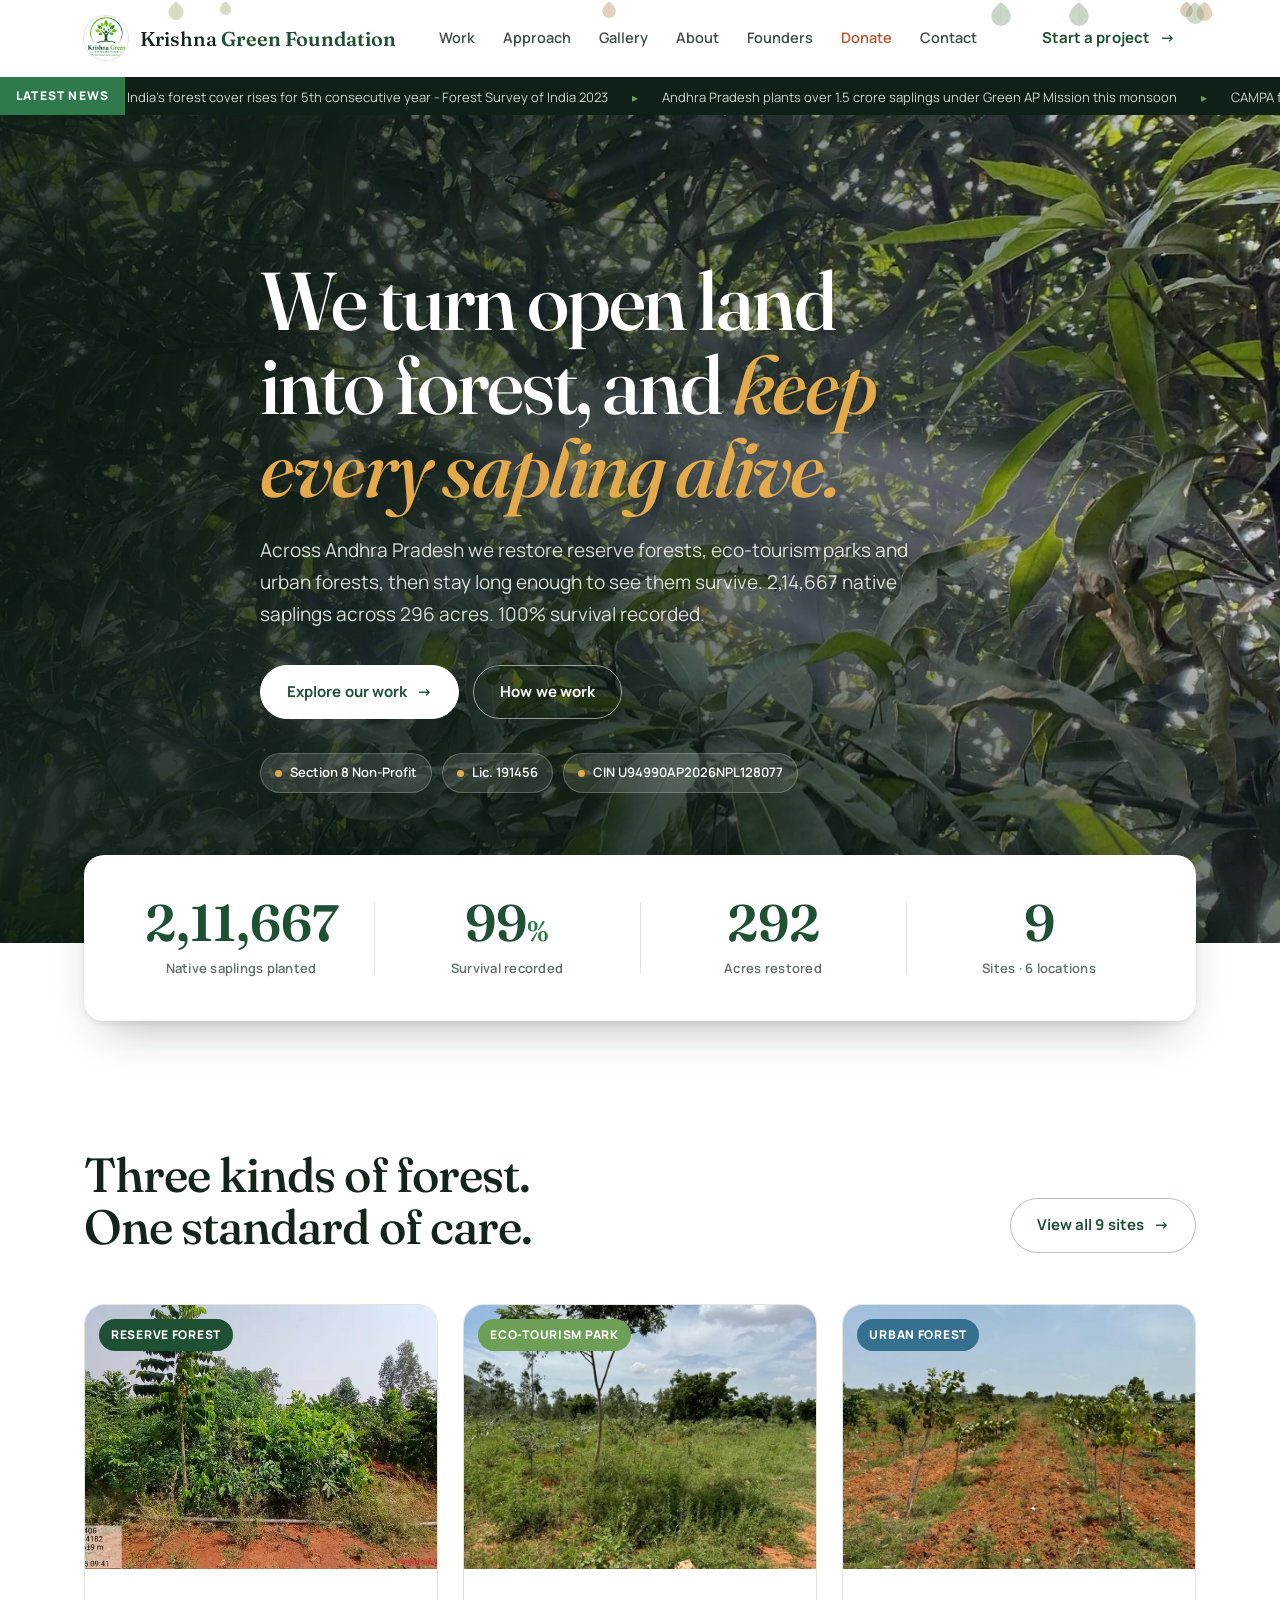
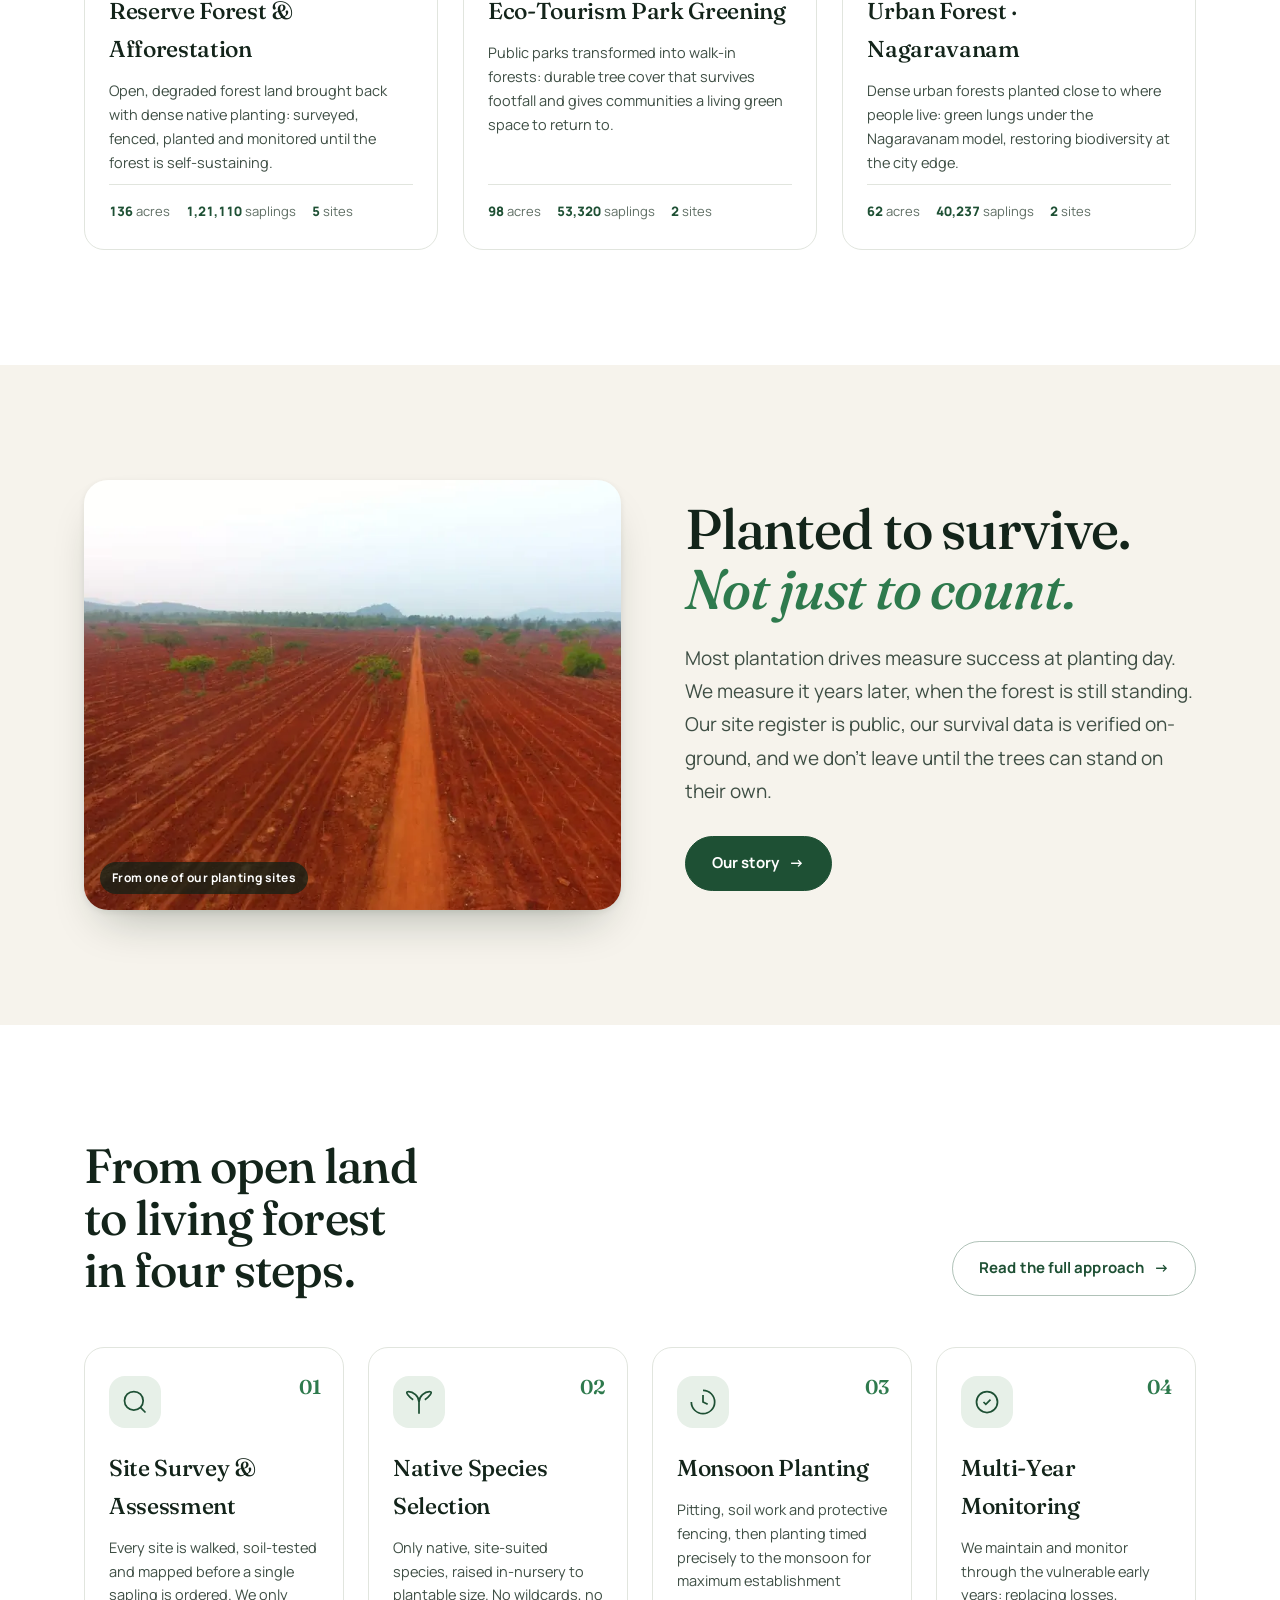
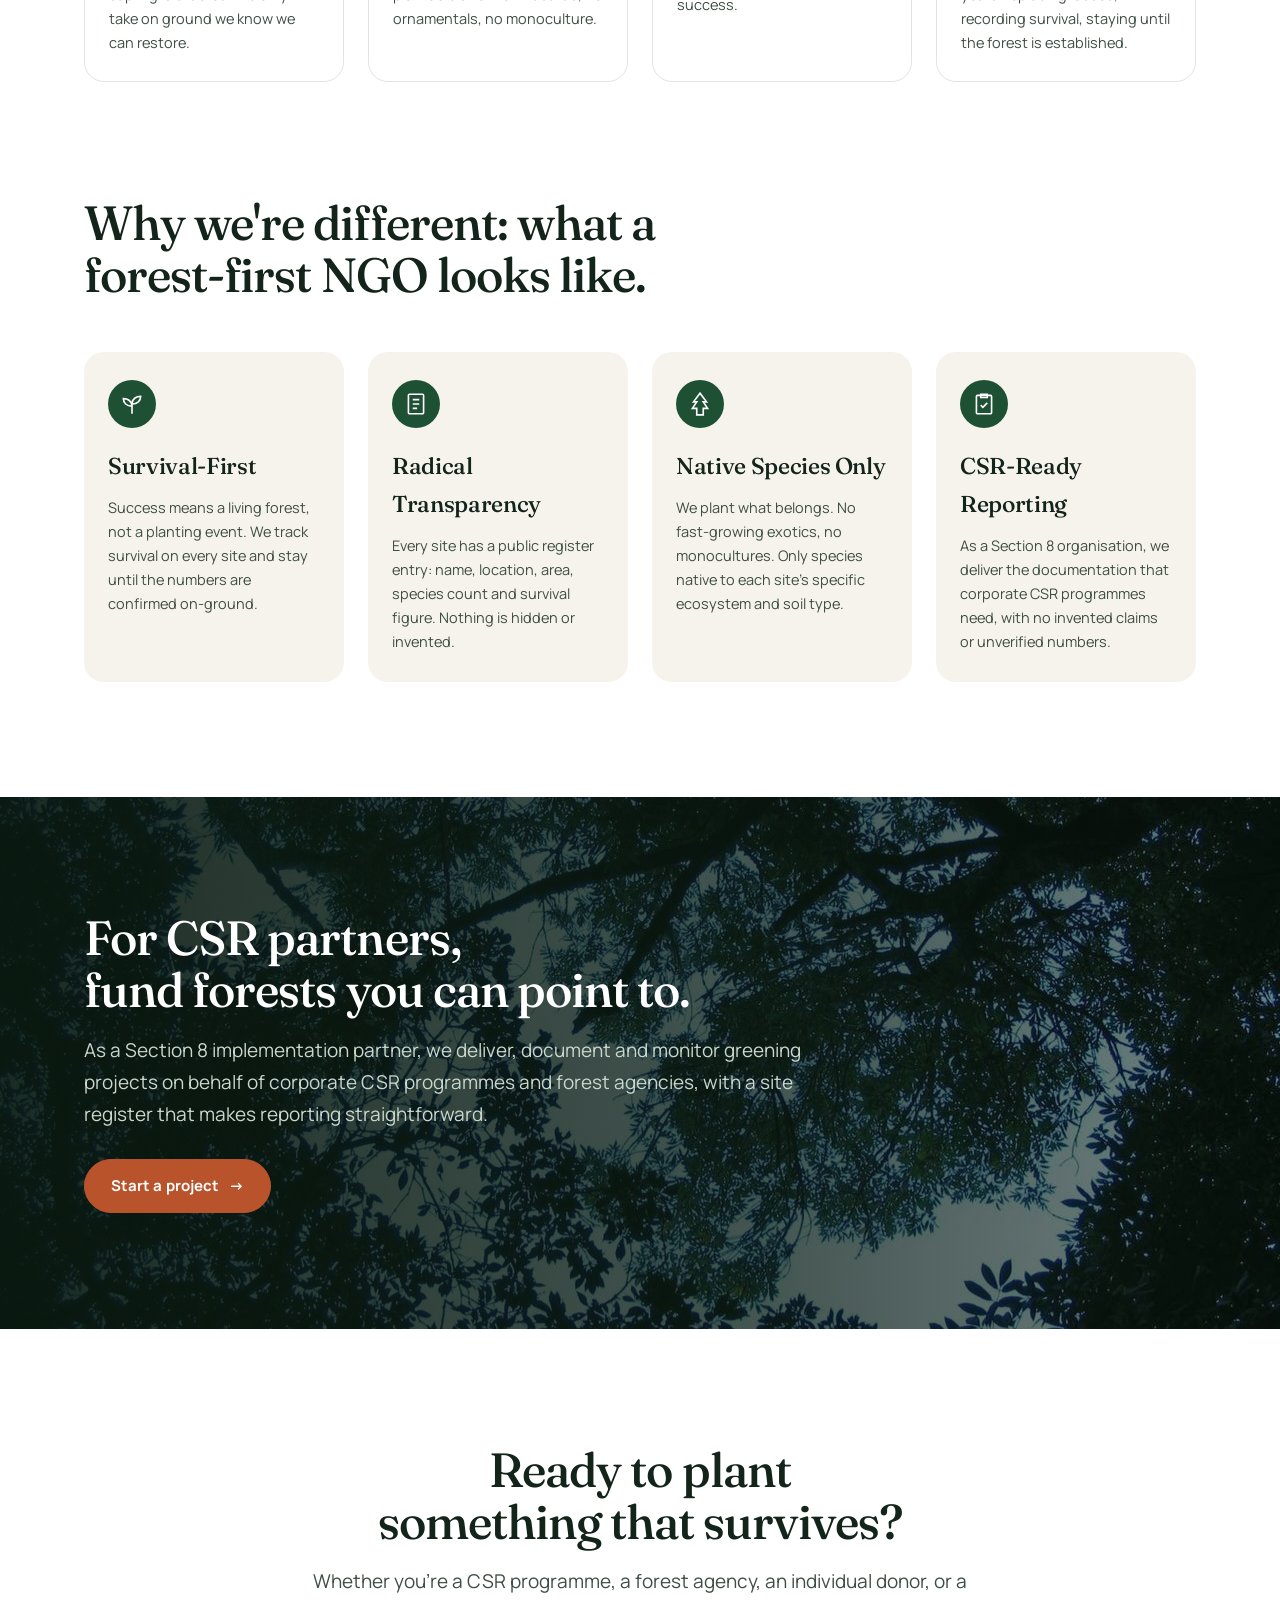
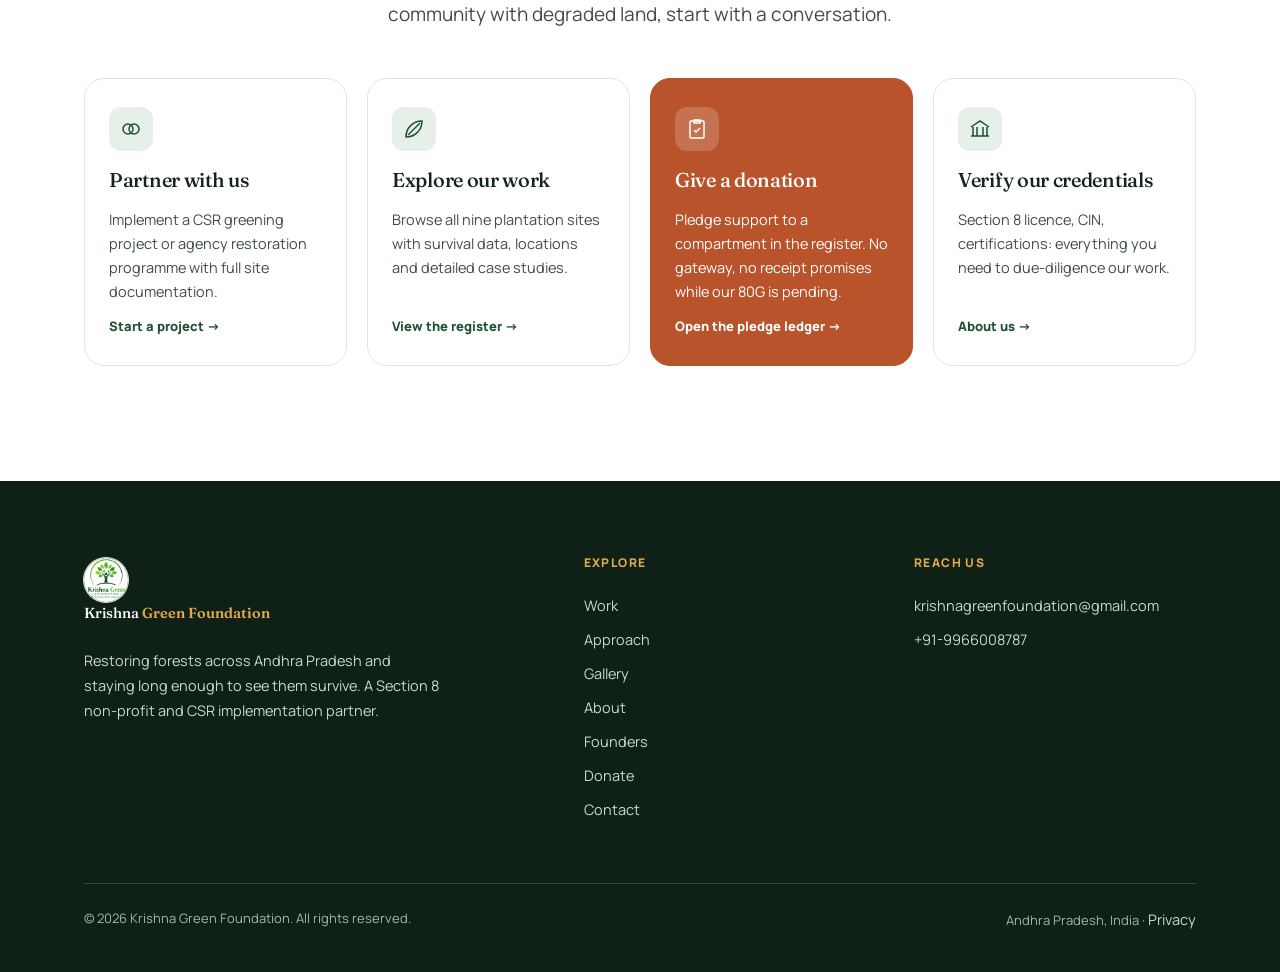
<file: index.html>
<!doctype html>
<html lang="en">

<head>
  <meta charset="utf-8" />
  <meta name="viewport" content="width=device-width, initial-scale=1" />

  <title>Krishna Green Foundation | Forest Restoration &amp; CSR Partner</title>
  <meta name="description"
    content="Section 8 forest restoration NGO and CSR partner in Andhra Pradesh: 2,14,667 native saplings across 9 sites and 296 acres, with 100% survival recorded." />
  <meta property="og:type" content="website" />
  <meta property="og:title" content="Krishna Green Foundation - Forest Restoration &amp; CSR Partner" />
  <meta property="og:description"
    content="2,14,667 native saplings across 9 sites and 296 acres in Andhra Pradesh. Every one still standing. Section 8 non-profit and CSR implementation partner." />
  <meta property="og:image" content="https://krishnagreenfoundation.com/images/og-cover.jpg" />
  <meta property="og:url" content="https://krishnagreenfoundation.com/" />
  <meta property="og:locale" content="en_IN" />
  <meta property="og:site_name" content="Krishna Green Foundation" />
  <meta name="theme-color" content="#17130E" />
  <link rel="canonical" href="https://krishnagreenfoundation.com/" />
  <meta name="robots" content="index, follow" />
  <meta name="author" content="Krishna Green Foundation" />
  <meta name="geo.region" content="IN-AP" />
  <meta name="geo.placename" content="Vijayawada, Andhra Pradesh, India" />
  <meta name="geo.position" content="16.5062;80.6480" />
  <meta name="ICBM" content="16.5062, 80.6480" />
  <meta name="twitter:card" content="summary_large_image" />
  <meta name="twitter:title" content="Krishna Green Foundation - Forest Restoration &amp; CSR Partner" />
  <meta name="twitter:description" content="2,14,667 saplings across 9 sites in Andhra Pradesh. Every one still standing. Section 8 NGO &amp; CSR implementation partner." />
  <meta name="twitter:image" content="https://krishnagreenfoundation.com/images/og-cover.jpg" />
  <link rel="icon" href="images/logo.jpeg" type="image/jpeg" />
  <link rel="apple-touch-icon" href="images/logo.jpeg" />

  <link rel="preload" as="image" href="images/stock/hero-sunlit-canopy.jpg" imagesrcset="images/stock/hero-sunlit-canopy-960.webp 960w, images/stock/hero-sunlit-canopy-1600.webp 1600w, images/stock/hero-sunlit-canopy-1920.webp 1920w" imagesizes="100vw" fetchpriority="high" />
  <link rel="preconnect" href="https://fonts.googleapis.com" />
  <link rel="preconnect" href="https://fonts.gstatic.com" crossorigin />
  <link rel="preload" as="style" href="https://fonts.googleapis.com/css2?family=Fraunces:ital,opsz,wght@0,9..144,400..700;1,9..144,400..600&amp;family=Manrope:wght@400;500;600;700;800&amp;display=swap" onload="this.onload=null;this.rel='stylesheet'" />
  <noscript><link rel="stylesheet" href="https://fonts.googleapis.com/css2?family=Fraunces:ital,opsz,wght@0,9..144,400..700;1,9..144,400..600&amp;family=Manrope:wght@400;500;600;700;800&amp;display=swap" /></noscript>
  <link rel="stylesheet" href="styles.css" />

  <script type="application/ld+json">
{
  "@context": "https://schema.org",
  "@graph": [
    {
      "@type": "NGO",
      "@id": "https://krishnagreenfoundation.com/#organization",
      "name": "Krishna Green Foundation",
      "legalName": "Krishna Green Foundation",
      "description": "Section 8 non-profit and CSR implementation partner restoring reserve forests, eco-tourism parks and urban forests across Andhra Pradesh. 2,14,667 native saplings planted. 100% survival recorded.",
      "url": "https://krishnagreenfoundation.com",
      "logo": {
        "@type": "ImageObject",
        "url": "https://krishnagreenfoundation.com/images/logo.jpeg",
        "width": 256,
        "height": 256
      },
      "image": "https://krishnagreenfoundation.com/images/og-cover.jpg",
      "email": "krishnagreenfoundation@gmail.com",
      "telephone": "+91-9966008787",
      "foundingDate": "2026",
      "identifier": "U94990AP2026NPL128077",
      "areaServed": {
        "@type": "State",
        "name": "Andhra Pradesh",
        "containedInPlace": { "@type": "Country", "name": "India" }
      },
      "address": {
        "@type": "PostalAddress",
        "streetAddress": "13-7-434/3, Kamayyathopu, YSR Tadigadapa, Kanuru",
        "addressLocality": "Vijayawada",
        "addressRegion": "Andhra Pradesh",
        "postalCode": "520007",
        "addressCountry": "IN"
      },
      "contactPoint": {
        "@type": "ContactPoint",
        "telephone": "+91-9966008787",
        "contactType": "customer service",
        "email": "krishnagreenfoundation@gmail.com",
        "availableLanguage": ["English", "Telugu"]
      },
      "knowsAbout": [
        "Reforestation",
        "Reserve forest restoration",
        "Urban forests",
        "CSR implementation",
        "Afforestation",
        "Nagaravanam Yojana",
        "CAMPA plantation",
        "Eco-tourism park greening",
        "Forest restoration Andhra Pradesh"
      ]
    },
    {
      "@type": "WebSite",
      "@id": "https://krishnagreenfoundation.com/#website",
      "url": "https://krishnagreenfoundation.com",
      "name": "Krishna Green Foundation",
      "description": "Reserve forests restored and still standing. CSR partner, Andhra Pradesh.",
      "publisher": { "@id": "https://krishnagreenfoundation.com/#organization" },
      "inLanguage": "en-IN"
    },
    {
      "@type": "WebPage",
      "@id": "https://krishnagreenfoundation.com/#webpage",
      "url": "https://krishnagreenfoundation.com/",
      "name": "Krishna Green Foundation - Forest Restoration & CSR Partner, Andhra Pradesh",
      "isPartOf": { "@id": "https://krishnagreenfoundation.com/#website" },
      "about": { "@id": "https://krishnagreenfoundation.com/#organization" },
      "description": "Section 8 NGO and CSR partner. 9 sites, 296 acres, 2,14,667 saplings. 100% survival across Andhra Pradesh.",
      "inLanguage": "en-IN"
    }
  ]
}
</script>
</head>

<body>
  <a class="skip" href="#main">Skip to content</a>

  <!-- ========================== NAV ========================== -->
  <header class="nav" id="nav" data-open="false">
    <div class="wrap nav__in">
      <a class="brand" href="/" aria-label="Krishna Green Foundation - home">
        <img src="images/logo.jpeg" class="mark" alt="" />
        <span>Krishna&nbsp;<b>Green</b>&nbsp;<b>Foundation</b></span>
      </a>

      <nav class="nav__links" aria-label="Primary">
        <a href="/work/">Work</a>
        <a href="/approach/">Approach</a>
        <a href="/gallery/">Gallery</a>
        <a href="/about/">About</a>
        <a href="/founders/">Founders</a>
        <a href="/donate/">Donate</a>
        <a href="/contact/">Contact</a>
      </nav>

      <div class="nav__cta">
        <a class="btn btn--onDark" href="/contact/">Start a project <span class="arw" aria-hidden="true">→</span></a>
        <button class="nav__toggle" id="navToggle" aria-expanded="false" aria-controls="mobileMenu"
          aria-label="Open menu"><span></span></button>
      </div>
    </div>
  </header>
  <div class="mobile" id="mobileMenu">
    <a href="/work/">Work</a>
    <a href="/approach/">Approach</a>
    <a href="/gallery/">Gallery</a>
    <a href="/about/">About</a>
    <a href="/founders/">Founders</a>
    <a href="/donate/">Donate</a>
    <a href="/contact/">Contact</a>
    <a class="btn btn--onDark" href="/contact/">Start a project</a>
  </div>

  <div class="ticker" role="marquee" aria-label="Latest plantation and forestry news">
    <span class="ticker__label" aria-hidden="true">Latest&nbsp;News</span>
    <div class="ticker__wrap"><div class="ticker__track" id="tickerTrack">Loading…</div></div>
  </div>

  <main id="main">

    <!-- ========================== HERO ========================== -->
    <section class="hero" aria-labelledby="hero-h">
      <img class="hero__bg" src="images/stock/hero-sunlit-canopy.jpg" srcset="images/stock/hero-sunlit-canopy-960.webp 960w, images/stock/hero-sunlit-canopy-1600.webp 1600w, images/stock/hero-sunlit-canopy-1920.webp 1920w" sizes="100vw" alt="" fetchpriority="high" />
      <div class="wrap">
        <div class="hero__text">
          <h1 id="hero-h" class="display hero__h1">We turn open land into forest, and <em>keep every sapling alive.</em></h1>
          <p class="lede hero__lede">
            Across Andhra Pradesh we restore reserve forests, eco-tourism parks and urban forests,
            then stay long enough to see them survive. 2,14,667 native saplings across 296 acres.
            100% survival recorded.
          </p>
          <div class="hero__cta">
            <a class="btn btn--onDark" href="/work/">Explore our work <span class="arw" aria-hidden="true">→</span></a>
            <a class="btn btn--ghost" href="/approach/">How we work</a>
          </div>
          <div class="hero__trust" aria-label="Registration facts">
            <span class="trust-badge">Section 8 Non-Profit</span>
            <span class="trust-badge">Lic. 191456</span>
            <span class="trust-badge">CIN U94990AP2026NPL128077</span>
          </div>
        </div>
      </div>
    </section>

    <!-- ========================== STATS BAR ========================== -->
    <section class="stats-bar" aria-label="Key impact statistics">
      <div class="wrap">
        <div class="stats-bar__inner">
          <div class="sbar-stat">
            <div class="sbar-n">2,14,667</div>
            <div class="sbar-l">Native saplings planted</div>
          </div>
          <div class="sbar-div" aria-hidden="true"></div>
          <div class="sbar-stat">
            <div class="sbar-n">100<span>%</span></div>
            <div class="sbar-l">Survival recorded</div>
          </div>
          <div class="sbar-div" aria-hidden="true"></div>
          <div class="sbar-stat">
            <div class="sbar-n">296</div>
            <div class="sbar-l">Acres restored</div>
          </div>
          <div class="sbar-div" aria-hidden="true"></div>
          <div class="sbar-stat">
            <div class="sbar-n">9</div>
            <div class="sbar-l">Sites · 6 locations</div>
          </div>
        </div>
      </div>
    </section>

    <!-- ========================== WHAT WE RESTORE ========================== -->
    <section class="section programs" id="programs" aria-labelledby="prog-h">
      <div class="wrap">
        <div class="sec-head reveal">
          <div>
            <h2 id="prog-h" class="display sec-head__h2">Three kinds of forest.<br>One standard of care.</h2>
          </div>
          <a href="/work/" class="btn btn--ghost">View all 9 sites <span class="arw" aria-hidden="true">→</span></a>
        </div>

        <div class="prog__grid">

          <a class="prog-card reveal" href="/work/">
            <div class="prog-card__img">
              <img src="images/w800/3.webp" alt="Reserve forest restoration: dense native planting" loading="lazy" />
              <span class="prog-card__tag">Reserve Forest</span>
            </div>
            <div class="prog-card__body">
              <h3>Reserve Forest &amp; Afforestation</h3>
              <p>Open, degraded forest land brought back with dense native planting: surveyed, fenced, planted and monitored until the forest is self-sustaining.</p>
              <div class="prog-card__data">
                <span><b>136</b> acres</span>
                <span><b>1,21,110</b> saplings</span>
                <span><b>5</b> sites</span>
              </div>
            </div>
          </a>

          <a class="prog-card reveal" href="/work/">
            <div class="prog-card__img">
              <img src="images/w800/29.webp" alt="Eco-tourism park greening: living green space" loading="lazy" />
              <span class="prog-card__tag prog-card__tag--park">Eco-Tourism Park</span>
            </div>
            <div class="prog-card__body">
              <h3>Eco-Tourism Park Greening</h3>
              <p>Public parks transformed into walk-in forests: durable tree cover that survives footfall and gives communities a living green space to return to.</p>
              <div class="prog-card__data">
                <span><b>98</b> acres</span>
                <span><b>53,320</b> saplings</span>
                <span><b>2</b> sites</span>
              </div>
            </div>
          </a>

          <a class="prog-card reveal" href="/work/">
            <div class="prog-card__img">
              <img src="images/w800/61.webp" alt="Urban Nagaravanam forest: green lung near settlements" loading="lazy" />
              <span class="prog-card__tag prog-card__tag--urban">Urban Forest</span>
            </div>
            <div class="prog-card__body">
              <h3>Urban Forest · Nagaravanam</h3>
              <p>Dense urban forests planted close to where people live: green lungs under the Nagaravanam model, restoring biodiversity at the city edge.</p>
              <div class="prog-card__data">
                <span><b>62</b> acres</span>
                <span><b>40,237</b> saplings</span>
                <span><b>2</b> sites</span>
              </div>
            </div>
          </a>

        </div>
      </div>
    </section>

    <!-- ========================== MISSION PANEL ========================== -->
    <section class="mission-strip" aria-labelledby="ms-h">
      <div class="wrap mission-strip__in">
        <figure class="mission-strip__photo reveal" style="margin:0">
          <img src="images/w800/58.webp" alt="Freshly prepared planting rows stretching to the hills at one of our sites" loading="lazy" />
          <figcaption>From one of our planting sites</figcaption>
        </figure>
        <div class="mission-strip__left reveal">
          <h2 id="ms-h" class="display">Planted to survive.<br><em>Not just to count.</em></h2>
          <div class="mission-strip__right">
            <p>Most plantation drives measure success at planting day. We measure it years later,
              when the forest is still standing. Our site register is public, our survival data is
              verified on-ground, and we don't leave until the trees can stand on their own.</p>
            <a href="/about/" class="btn" style="margin-top:28px">
              Our story <span class="arw" aria-hidden="true">→</span>
            </a>
          </div>
        </div>
      </div>
    </section>

    <!-- ========================== PROCESS INDEX ========================== -->
    <section class="section how-it-works" id="approach-preview" aria-labelledby="how-h">
      <div class="wrap">
        <div class="sec-head reveal">
          <div>
            <h2 id="how-h" class="display sec-head__h2">From open land to living forest<br>in four steps.</h2>
          </div>
          <a href="/approach/" class="btn btn--ghost">Read the full approach <span class="arw" aria-hidden="true">→</span></a>
        </div>

        <div class="how__grid reveal">

          <div class="how-step">
            <span class="step__stamp" aria-hidden="true">01</span>
            <svg class="how-step__icon" viewBox="0 0 24 24" fill="none" stroke="currentColor" stroke-width="1.5" aria-hidden="true">
              <circle cx="11" cy="11" r="8"/><path d="m21 21-4.35-4.35"/>
            </svg>
            <h3>Site Survey &amp; Assessment</h3>
            <p>Every site is walked, soil-tested and mapped before a single sapling is ordered. We only take on ground we know we can restore.</p>
          </div>

          <div class="how-step">
            <span class="step__stamp" aria-hidden="true">02</span>
            <svg class="how-step__icon" viewBox="0 0 24 24" fill="none" stroke="currentColor" stroke-width="1.5" aria-hidden="true">
              <path d="M12 22V12M12 12C12 7 7 3 3 3s1 5 4 7M12 12c0-5 5-9 9-9s-1 5-4 7"/>
            </svg>
            <h3>Native Species Selection</h3>
            <p>Only native, site-suited species, raised in-nursery to plantable size. No wildcards, no ornamentals, no monoculture.</p>
          </div>

          <div class="how-step">
            <span class="step__stamp" aria-hidden="true">03</span>
            <svg class="how-step__icon" viewBox="0 0 24 24" fill="none" stroke="currentColor" stroke-width="1.5" aria-hidden="true">
              <path d="M12 2a10 10 0 0 1 10 10c0 5.52-4.48 10-10 10S2 17.52 2 12"/><path d="M12 6v6l4 2"/>
            </svg>
            <h3>Monsoon Planting</h3>
            <p>Pitting, soil work and protective fencing, then planting timed precisely to the monsoon for maximum establishment success.</p>
          </div>

          <div class="how-step">
            <span class="step__stamp" aria-hidden="true">04</span>
            <svg class="how-step__icon" viewBox="0 0 24 24" fill="none" stroke="currentColor" stroke-width="1.5" aria-hidden="true">
              <path d="M9 12l2 2 4-4m6 2a9 9 0 1 1-18 0 9 9 0 0 1 18 0z"/>
            </svg>
            <h3>Multi-Year Monitoring</h3>
            <p>We maintain and monitor through the vulnerable early years: replacing losses, recording survival, staying until the forest is established.</p>
          </div>

        </div>
      </div>
    </section>

    <!-- ========================== VALUES ========================== -->
    <section class="section values" id="values" aria-labelledby="val-h">
      <div class="wrap">
        <div class="sec-head reveal">
          <div>
            <h2 id="val-h" class="display sec-head__h2">Why we're different: what a forest-first NGO looks like.</h2>
          </div>
        </div>

        <div class="val__grid">

          <div class="val-card reveal">
            <svg class="val-card__icon" viewBox="0 0 24 24" fill="none" stroke="currentColor" stroke-width="1.5" aria-hidden="true"><path d="M12 21V10"/><path d="M12 13c-1-4-4-6-8-6 0 4 3 7 8 7"/><path d="M12 11c1-4 4-6 8-6 0 4-3 7-8 7"/></svg>
            <h3>Survival-First</h3>
            <p>Success means a living forest, not a planting event. We track survival on every site and stay until the numbers are confirmed on-ground.</p>
          </div>

          <div class="val-card reveal">
            <svg class="val-card__icon" viewBox="0 0 24 24" fill="none" stroke="currentColor" stroke-width="1.5" aria-hidden="true"><rect x="5" y="3" width="14" height="18" rx="1"/><path d="M9 8h6M9 12h6M9 16h4"/></svg>
            <h3>Radical Transparency</h3>
            <p>Every site has a public register entry: name, location, area, species count and survival figure. Nothing is hidden or invented.</p>
          </div>

          <div class="val-card reveal">
            <svg class="val-card__icon" viewBox="0 0 24 24" fill="none" stroke="currentColor" stroke-width="1.5" aria-hidden="true"><path d="M12 2 6 10h3l-4 6h4v6h6v-6h4l-4-6h3z"/></svg>
            <h3>Native Species Only</h3>
            <p>We plant what belongs. No fast-growing exotics, no monocultures. Only species native to each site's specific ecosystem and soil type.</p>
          </div>

          <div class="val-card reveal">
            <svg class="val-card__icon" viewBox="0 0 24 24" fill="none" stroke="currentColor" stroke-width="1.5" aria-hidden="true"><rect x="5" y="4" width="14" height="17" rx="1"/><path d="M9 3h6v3H9z"/><path d="m9 13 2 2 4-4"/></svg>
            <h3>CSR-Ready Reporting</h3>
            <p>As a Section 8 organisation, we deliver the documentation that corporate CSR programmes need, with no invented claims or unverified numbers.</p>
          </div>

        </div>
      </div>
    </section>

    <!-- ========================== AUDIT TRAIL / CSR PROOF ========================== -->
    <section class="section csr-proof" aria-labelledby="csr-h">
      <div class="wrap">
        <div class="csr-proof__in reveal">

          <div class="csr-proof__text">
            <h2 id="csr-h" class="display">For CSR partners,<br>fund forests you can point&nbsp;to.</h2>
            <p class="lede lede--onDark" style="margin-top:18px">As a Section 8 implementation partner, we deliver, document and monitor greening
              projects on behalf of corporate CSR programmes and forest agencies, with a site register
              that makes reporting straightforward.</p>
            <a href="/contact/" class="btn btn--stamp" style="margin-top:28px">
              Start a project <span class="arw" aria-hidden="true">→</span>
            </a>
          </div>

          <!-- partner logos: restore when real, approved logos exist
          <div class="csr-proof__logos">
            <p class="csr-proof__logos-label">Our partners</p>
            <div class="logos">
              <div class="logo">[PARTNER&nbsp;LOGO 1]</div>
              <div class="logo">[PARTNER&nbsp;LOGO 2]</div>
              <div class="logo">[PARTNER&nbsp;LOGO 3]</div>
              <div class="logo">[PARTNER&nbsp;LOGO 4]</div>
            </div>
            <p class="csr-proof__note">Partner logos shown once approved. None shown until real.</p>
          </div>
          -->

        </div>
      </div>
    </section>

    <!-- ========================== CTA TILES ========================== -->
    <section class="cta-block" aria-labelledby="ctab-h">
      <div class="wrap">
        <h2 id="ctab-h" class="display reveal">
          Ready to plant something that survives?
        </h2>
        <p class="lede reveal">
          Whether you're a CSR programme, a forest agency, an individual donor, or a community with degraded land, start with a conversation.
        </p>

        <div class="cta-tiles reveal">

          <a class="cta-tile" href="/contact/">
            <svg class="cta-tile__icon" viewBox="0 0 24 24" fill="none" stroke="currentColor" stroke-width="1.5" aria-hidden="true"><circle cx="9" cy="12" r="5"/><circle cx="15" cy="12" r="5"/></svg>
            <h3>Partner with us</h3>
            <p>Implement a CSR greening project or agency restoration programme with full site documentation.</p>
            <span class="cta-tile__link">Start a project →</span>
          </a>

          <a class="cta-tile" href="/work/">
            <svg class="cta-tile__icon" viewBox="0 0 24 24" fill="none" stroke="currentColor" stroke-width="1.5" aria-hidden="true"><path d="M20 4c-9 0-16 7-16 16 9 0 16-7 16-16z"/><path d="M6 18 18 6"/></svg>
            <h3>Explore our work</h3>
            <p>Browse all nine plantation sites with survival data, locations and detailed case studies.</p>
            <span class="cta-tile__link">View the register →</span>
          </a>

          <a class="cta-tile cta-tile--stamp" href="/donate/">
            <svg class="cta-tile__icon" viewBox="0 0 24 24" fill="none" stroke="currentColor" stroke-width="1.5" aria-hidden="true"><rect x="5" y="4" width="14" height="17" rx="1"/><path d="M9 3h6v3H9z"/><path d="m9 13 2 2 4-4"/></svg>
            <h3>Give a donation</h3>
            <p>Pledge support to a compartment in the register. No gateway, no receipt promises while our 80G is pending.</p>
            <span class="cta-tile__link">Open the pledge ledger →</span>
          </a>

          <a class="cta-tile" href="/about/">
            <svg class="cta-tile__icon" viewBox="0 0 24 24" fill="none" stroke="currentColor" stroke-width="1.5" aria-hidden="true"><path d="M3 10 12 4l9 6"/><path d="M5 10v9M9 10v9M15 10v9M19 10v9"/><path d="M3 19h18"/></svg>
            <h3>Verify our credentials</h3>
            <p>Section 8 licence, CIN, certifications: everything you need to due-diligence our work.</p>
            <span class="cta-tile__link">About us →</span>
          </a>

        </div>
      </div>
    </section>

  </main>

  <!-- ========================== FOOTER ========================== -->
  <footer class="foot">
    <div class="wrap">
      <div class="foot__grid">
        <div>
          <a class="brand" href="/">
            <img src="images/logo.jpeg" class="mark" alt="" />
            <span>Krishna&nbsp;<b>Green</b>&nbsp;<b>Foundation</b></span>
          </a>
          <p class="foot__mission">Restoring forests across Andhra Pradesh and staying long enough to see them survive.
            A Section 8 non-profit and CSR implementation partner.</p>
        </div>
        <div>
          <h3>Explore</h3>
          <a href="/work/">Work</a>
          <a href="/approach/">Approach</a>
          <a href="/gallery/">Gallery</a>
          <a href="/about/">About</a>
          <a href="/founders/">Founders</a>
          <a href="/donate/">Donate</a>
          <a href="/contact/">Contact</a>
        </div>
        <div>
          <h3>Reach us</h3>
          <a href="mailto:krishnagreenfoundation@gmail.com">krishnagreenfoundation@gmail.com</a>
          <a href="tel:+91-9966008787">+91-9966008787</a>
          <!-- <a href="#">[LINKEDIN]</a>
        <a href="#">[INSTAGRAM]</a> -->
        </div>
      </div>
      <div class="foot__bar">
        <span>© <span id="yr"></span> Krishna Green Foundation. All rights reserved.</span>
        <span>Andhra Pradesh, India · <a href="/privacy/" style="display:inline">Privacy</a></span>
      </div>
    </div>
  </footer>

  <script src="js/common.js"></script>
</body>

</html>
</file>
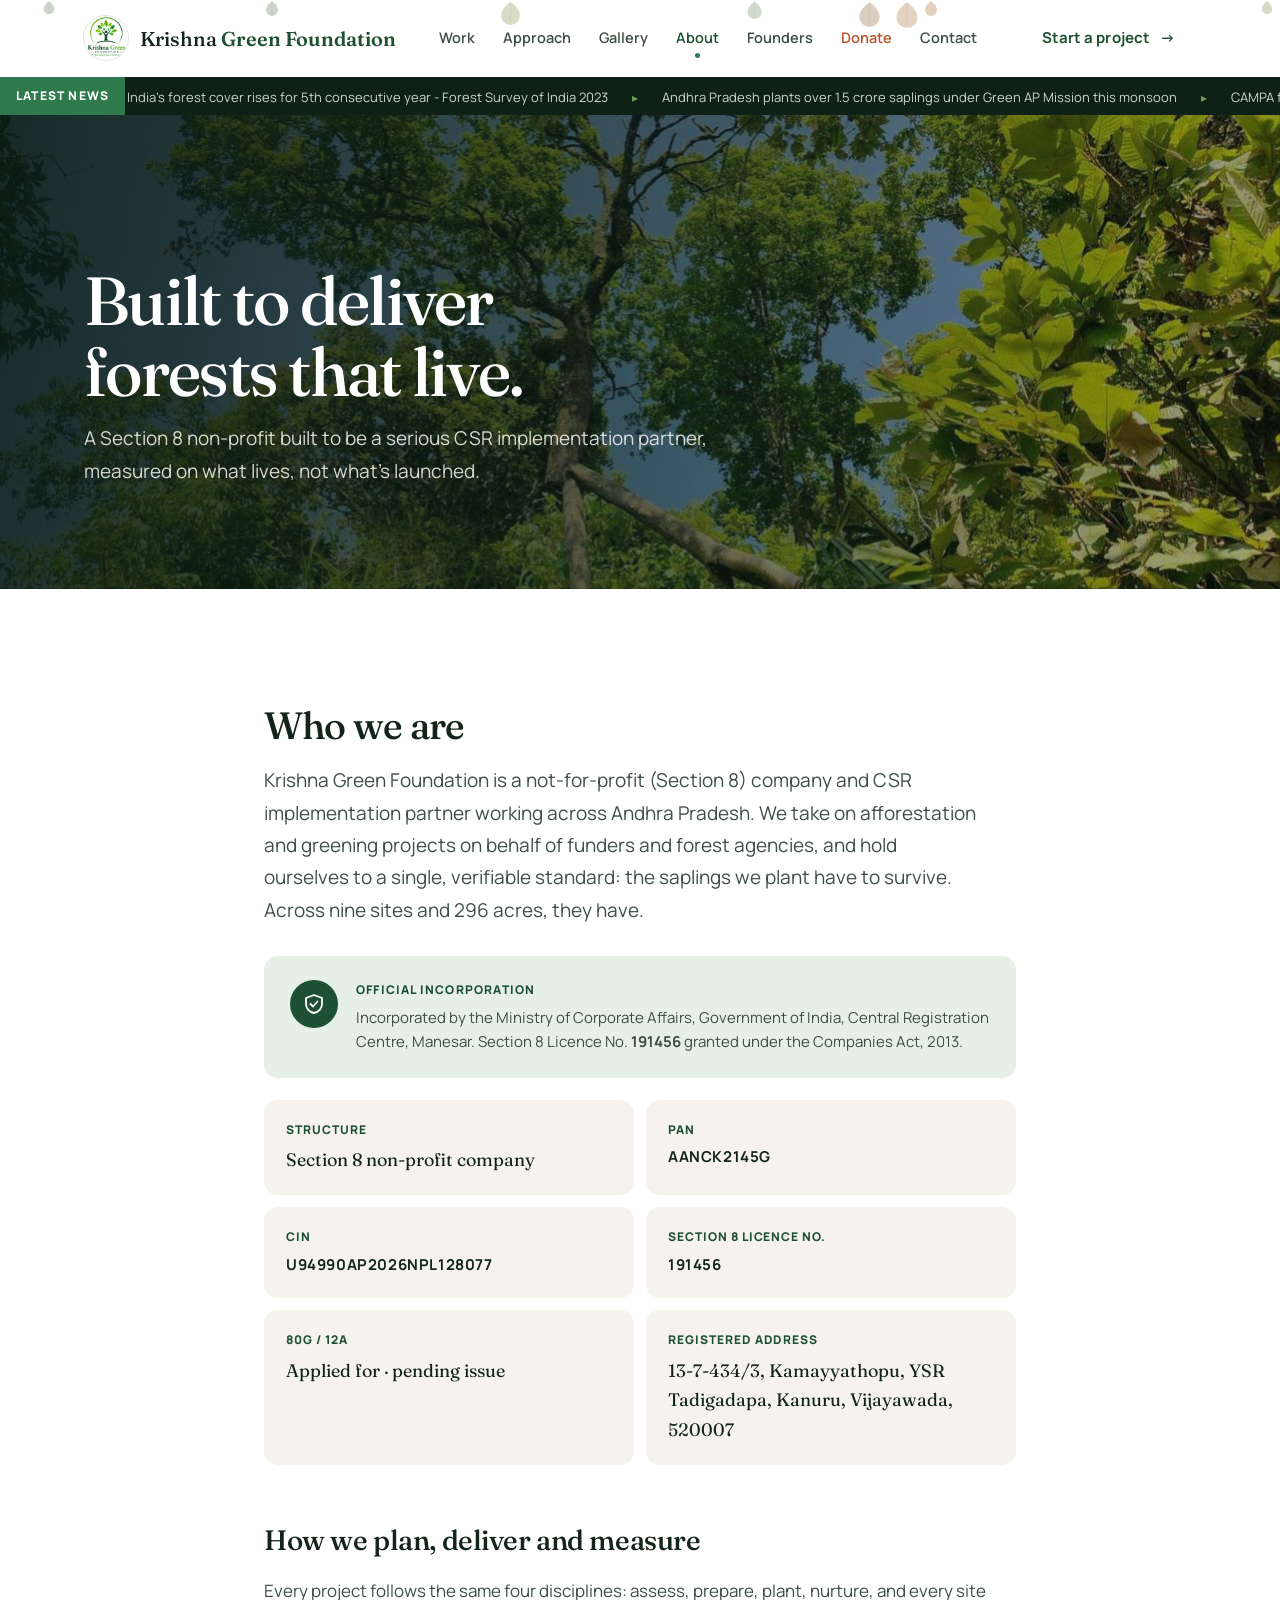
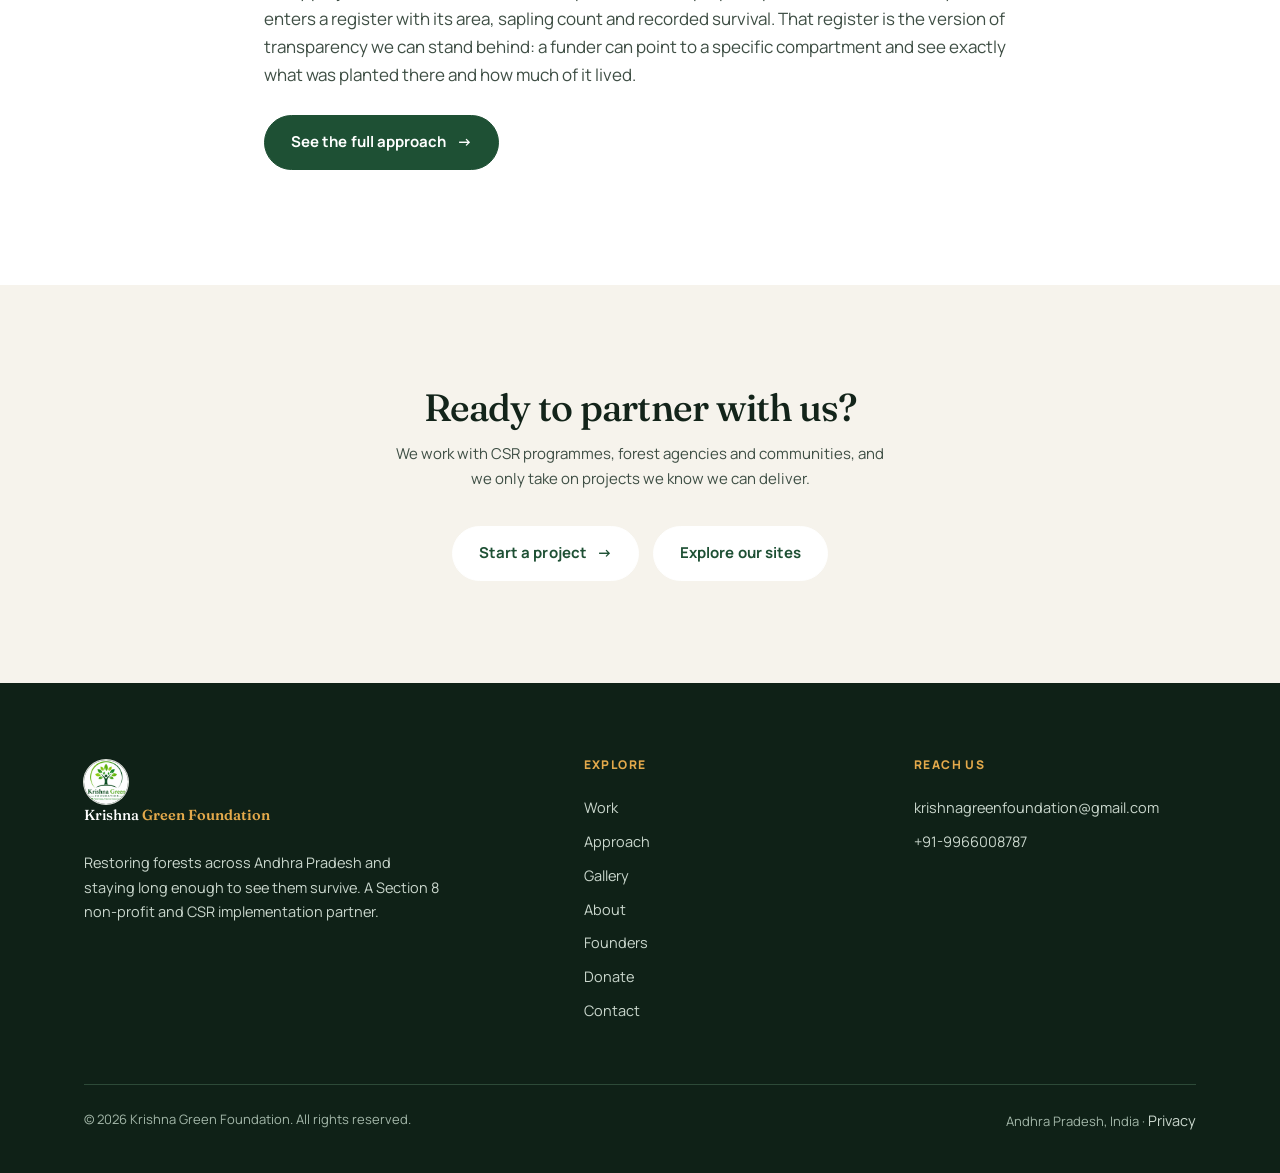
<file: about/index.html>
<!doctype html>
<html lang="en">

<head>
  <meta charset="utf-8" />
  <meta name="viewport" content="width=device-width, initial-scale=1" />

  <title>About Our Section 8 NGO | Krishna Green Foundation</title>
  <meta name="description"
    content="Krishna Green Foundation is a Section 8 non-profit and CSR implementation partner restoring forests in Andhra Pradesh, measured on survival." />
  <meta property="og:type" content="website" />
  <meta property="og:title" content="About Our Section 8 NGO | Krishna Green Foundation" />
  <meta property="og:description"
    content="A Section 8 non-profit built to be a serious CSR implementation partner, measured on what lives, not what's launched." />
  <meta property="og:image" content="https://krishnagreenfoundation.com/images/og-cover.jpg" />
  <meta property="og:url" content="https://krishnagreenfoundation.com/about/" />
  <meta property="og:locale" content="en_IN" />
  <meta property="og:site_name" content="Krishna Green Foundation" />
  <meta name="twitter:card" content="summary_large_image" />
  <meta name="twitter:title" content="About Our Section 8 NGO | Krishna Green Foundation" />
  <meta name="twitter:description" content="A Section 8 non-profit built to be a serious CSR implementation partner, measured on what lives, not what's launched." />
  <meta name="twitter:image" content="https://krishnagreenfoundation.com/images/og-cover.jpg" />
  <meta name="robots" content="index, follow" />
  <meta name="author" content="Krishna Green Foundation" />
  <meta name="geo.region" content="IN-AP" />
  <meta name="geo.placename" content="Vijayawada, Andhra Pradesh, India" />
  <link rel="canonical" href="https://krishnagreenfoundation.com/about/" />
  <meta name="theme-color" content="#17130E" />
  <link rel="icon" href="../images/logo.jpeg" type="image/jpeg" />
  <link rel="apple-touch-icon" href="../images/logo.jpeg" />

  <link rel="preload" as="image" href="../images/stock/banner-tropical-canopy.jpg" fetchpriority="high" />
  <link rel="preconnect" href="https://fonts.googleapis.com" />
  <link rel="preconnect" href="https://fonts.gstatic.com" crossorigin />
  <link rel="preload" as="style" href="https://fonts.googleapis.com/css2?family=Fraunces:ital,opsz,wght@0,9..144,400..700;1,9..144,400..600&amp;family=Manrope:wght@400;500;600;700;800&amp;display=swap" onload="this.onload=null;this.rel='stylesheet'" />
  <noscript><link rel="stylesheet" href="https://fonts.googleapis.com/css2?family=Fraunces:ital,opsz,wght@0,9..144,400..700;1,9..144,400..600&amp;family=Manrope:wght@400;500;600;700;800&amp;display=swap" /></noscript>
  <link rel="stylesheet" href="../styles.css" />

  <script type="application/ld+json">
{
  "@context": "https://schema.org",
  "@graph": [
    {
      "@type": "BreadcrumbList",
      "itemListElement": [
        {"@type":"ListItem","position":1,"name":"Home","item":"https://krishnagreenfoundation.com/"},
        {"@type":"ListItem","position":2,"name":"About","item":"https://krishnagreenfoundation.com/about/"}
      ]
    },
    {
      "@type": "NGO",
      "name": "Krishna Green Foundation",
      "legalName": "Krishna Green Foundation",
      "description": "Section 8 non-profit and CSR implementation partner restoring forests across Andhra Pradesh.",
      "identifier": "U94990AP2026NPL128077",
      "foundingDate": "2026",
      "areaServed": "Andhra Pradesh, India",
      "email": "krishnagreenfoundation@gmail.com",
      "telephone": "+91-9966008787",
      "url": "https://krishnagreenfoundation.com",
      "logo": {
        "@type": "ImageObject",
        "url": "https://krishnagreenfoundation.com/images/logo.jpeg"
      },
      "address": {
        "@type": "PostalAddress",
        "streetAddress": "13-7-434/3, Kamayyathopu, YSR Tadigadapa, Kanuru",
        "addressLocality": "Vijayawada",
        "addressRegion": "Andhra Pradesh",
        "postalCode": "520007",
        "addressCountry": "IN"
      },
      "contactPoint": {
        "@type": "ContactPoint",
        "contactType": "customer service",
        "email": "krishnagreenfoundation@gmail.com",
        "telephone": "+91-9966008787"
      },
      "knowsAbout": ["Reforestation", "Reserve forest restoration", "Urban forests", "CSR implementation", "Nagaravanam urban forests"]
    }
  ]
}
</script>
</head>

<body>
  <a class="skip" href="#main">Skip to content</a>

  <!-- ========================== NAV ========================== -->
  <header class="nav" id="nav" data-open="false">
    <div class="wrap nav__in">
      <a class="brand" href="/" aria-label="Krishna Green Foundation - home">
        <img src="../images/logo.jpeg" class="mark" alt="" />
        <span>Krishna&nbsp;<b>Green</b>&nbsp;<b>Foundation</b></span>
      </a>
      <nav class="nav__links" aria-label="Primary">
        <a href="/work/">Work</a>
        <a href="/approach/">Approach</a>
        <a href="/gallery/">Gallery</a>
        <a href="/about/" aria-current="page">About</a>
        <a href="/founders/">Founders</a>
        <a href="/donate/">Donate</a>
        <a href="/contact/">Contact</a>
      </nav>
      <div class="nav__cta">
        <a class="btn btn--onDark" href="/contact/">Start a project <span class="arw" aria-hidden="true">→</span></a>
        <button class="nav__toggle" id="navToggle" aria-expanded="false" aria-controls="mobileMenu"
          aria-label="Open menu"><span></span></button>
      </div>
    </div>
  </header>
  <div class="mobile" id="mobileMenu">
    <a href="/work/">Work</a>
    <a href="/approach/">Approach</a>
    <a href="/gallery/">Gallery</a>
    <a href="/about/">About</a>
    <a href="/founders/">Founders</a>
    <a href="/donate/">Donate</a>
    <a href="/contact/">Contact</a>
    <a class="btn btn--onDark" href="/contact/">Start a project</a>
  </div>

  <div class="ticker" role="marquee" aria-label="Latest plantation and forestry news">
    <span class="ticker__label" aria-hidden="true">Latest&nbsp;News</span>
    <div class="ticker__wrap"><div class="ticker__track" id="tickerTrack">Loading…</div></div>
  </div>

  <main id="main">

    <!-- ========================== PAGE BANNER ========================== -->
    <section class="page-banner" style="--banner:url('../images/stock/banner-tropical-canopy.jpg')" aria-labelledby="ab-banner-h">
      <div class="wrap">
        <div class="cartouche">
          <span class="ct-tr" aria-hidden="true"></span><span class="ct-bl" aria-hidden="true"></span>
          <h1 id="ab-banner-h" class="page-banner__h1">Built to deliver<br>forests that live.</h1>
          <p class="lede lede--onDark" style="margin-top:16px;max-width:52ch">
            A Section 8 non-profit built to be a serious CSR implementation partner,
            measured on what lives, not what's launched.
          </p>
        </div>
      </div>
    </section>

    <!-- ========================== ABOUT BODY ========================== -->
    <section class="section" aria-labelledby="ab-h">
      <div class="wrap" style="max-width:880px">

        <h2 id="ab-h" class="display reveal"
          style="font-size:var(--fs-h2-sm);color:var(--ink);line-height:1.1">
          Who we are
        </h2>
        <p class="lede reveal" style="margin-top:18px">
          Krishna Green Foundation is a not-for-profit (Section 8) company and CSR implementation
          partner working across Andhra Pradesh. We take on afforestation and greening projects on
          behalf of funders and forest agencies, and hold ourselves to a single, verifiable standard:
          the saplings we plant have to survive. Across nine sites and 296 acres, they have.
        </p>

        <!-- Incorporation notice -->
        <div class="about-notice reveal">
          <div class="about-notice__icon" aria-hidden="true"><svg viewBox="0 0 24 24" fill="none" stroke="currentColor" stroke-width="1.8" stroke-linecap="round" stroke-linejoin="round"><path d="M12 3 4 6v6c0 4.5 3.4 8.3 8 9 4.6-.7 8-4.5 8-9V6z"/><path d="m8.5 12 2.5 2.5 4.5-5"/></svg></div>
          <div>
            <div class="about-notice__label">Official Incorporation</div>
            <p class="about-notice__text">
              Incorporated by the Ministry of Corporate Affairs, Government of India, Central Registration Centre, Manesar.
              Section 8 Licence No. <strong>191456</strong> granted under the Companies Act, 2013.
            </p>
          </div>
        </div>

        <!-- Registration details grid -->
        <div class="about-grid reveal">
          <div class="about-cell">
            <div class="about-cell__label">Structure</div>
            <div class="about-cell__value">Section 8 non-profit company</div>
          </div>
          <div class="about-cell">
            <div class="about-cell__label">PAN</div>
            <div class="about-cell__value about-cell__value--mono">AANCK2145G</div>
          </div>
          <div class="about-cell">
            <div class="about-cell__label">CIN</div>
            <div class="about-cell__value about-cell__value--mono">U94990AP2026NPL128077</div>
          </div>
          <div class="about-cell">
            <div class="about-cell__label">Section 8 Licence No.</div>
            <div class="about-cell__value about-cell__value--mono">191456</div>
          </div>
          <div class="about-cell">
            <div class="about-cell__label">80G / 12A</div>
            <div class="about-cell__value">Applied for · pending issue</div>
          </div>
          <div class="about-cell">
            <div class="about-cell__label">Registered address</div>
            <div class="about-cell__value">13-7-434/3, Kamayyathopu, YSR Tadigadapa, Kanuru, Vijayawada, 520007</div>
          </div>
        </div>

        <h3 class="reveal" style="font-family:var(--display);font-size:clamp(20px,2.4vw,28px);color:var(--ink);margin-top:52px">
          How we plan, deliver and measure
        </h3>
        <p class="reveal" style="margin-top:14px;color:var(--ink-soft);line-height:1.65;font-size:clamp(15px,1.4vw,17px)">
          Every project follows the same four disciplines: assess, prepare, plant, nurture, and every
          site enters a register with its area, sapling count and recorded survival. That register is the
          version of transparency we can stand behind: a funder can point to a specific compartment and
          see exactly what was planted there and how much of it lived.
        </p>
        <a href="/approach/" class="btn" style="margin-top:26px">
          See the full approach <span class="arw" aria-hidden="true">→</span>
        </a>

      </div>
    </section>

    <!-- ========================== CLOSING CTA ========================== -->
    <section class="page-cta" aria-labelledby="abcta-h">
      <div class="wrap">
        <h2 id="abcta-h" class="display">Ready to partner with us?</h2>
        <p>We work with CSR programmes, forest agencies and communities, and we only take on projects we know we can deliver.</p>
        <div class="hero__cta">
          <a class="btn btn--onDark" href="/contact/">Start a project <span class="arw" aria-hidden="true">→</span></a>
          <a class="btn btn--onDark btn--ghost" href="/work/">Explore our sites</a>
        </div>
      </div>
    </section>

  </main>

  <!-- ========================== FOOTER ========================== -->
  <footer class="foot">
    <div class="wrap">
      <div class="foot__grid">
        <div>
          <a class="brand" href="/">
            <img src="../images/logo.jpeg" class="mark" alt="" />
            <span>Krishna&nbsp;<b>Green</b>&nbsp;<b>Foundation</b></span>
          </a>
          <p class="foot__mission">Restoring forests across Andhra Pradesh and staying long enough to see them survive.
            A Section 8 non-profit and CSR implementation partner.</p>
        </div>
        <div>
          <h3>Explore</h3>
          <a href="/work/">Work</a>
          <a href="/approach/">Approach</a>
          <a href="/gallery/">Gallery</a>
          <a href="/about/">About</a>
          <a href="/founders/">Founders</a>
          <a href="/donate/">Donate</a>
          <a href="/contact/">Contact</a>
        </div>
        <div>
          <h3>Reach us</h3>
          <a href="mailto:krishnagreenfoundation@gmail.com">krishnagreenfoundation@gmail.com</a>
          <a href="tel:+91-9966008787">+91-9966008787</a>
        </div>
      </div>
      <div class="foot__bar">
        <span>© <span id="yr"></span> Krishna Green Foundation. All rights reserved.</span>
        <span>Andhra Pradesh, India · <a href="/privacy/" style="display:inline">Privacy</a></span>
      </div>
    </div>
  </footer>

  <script src="../js/common.js"></script>
</body>

</html>
</file>
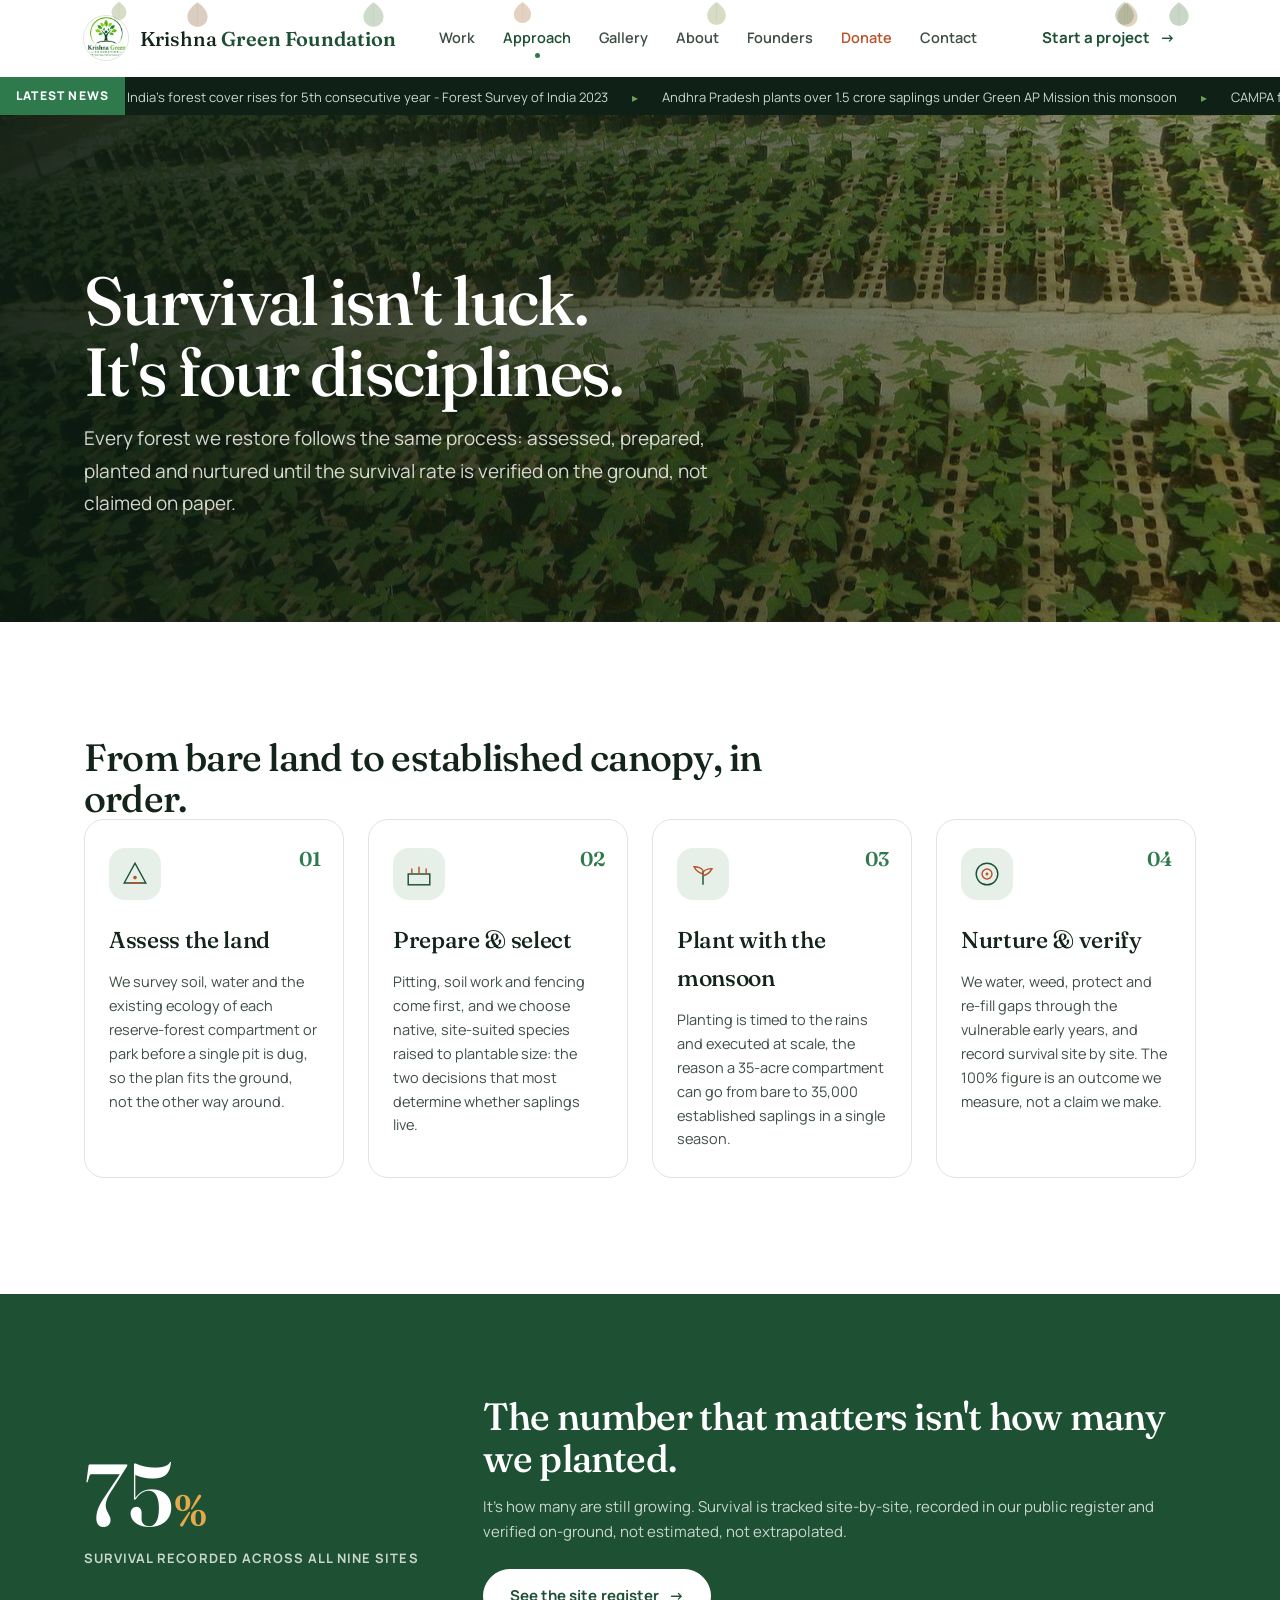
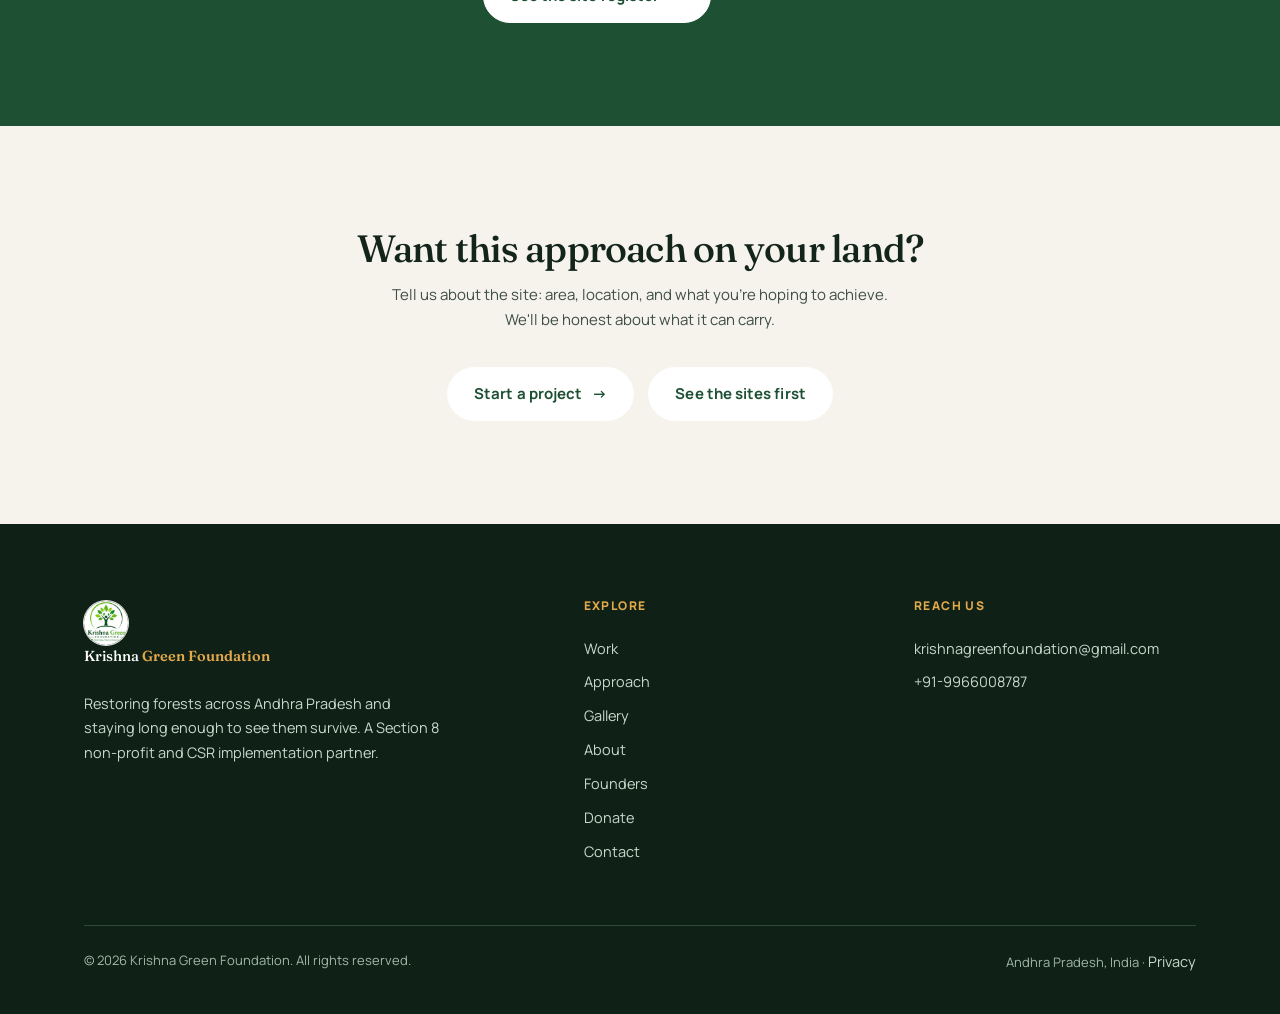
<file: approach/index.html>
<!doctype html>
<html lang="en">

<head>
  <meta charset="utf-8" />
  <meta name="viewport" content="width=device-width, initial-scale=1" />

  <title>How We Restore Forests | Krishna Green Foundation</title>
  <meta name="description"
    content="How Krishna Green Foundation restores forests: assess, prepare, plant and nurture, the four disciplines behind 100% recorded survival across Andhra Pradesh." />
  <meta property="og:type" content="website" />
  <meta property="og:title" content="How We Restore Forests | Krishna Green Foundation" />
  <meta property="og:description"
    content="Survival isn't luck. It's four disciplines, held from soil to canopy." />
  <meta property="og:image" content="https://krishnagreenfoundation.com/images/og-cover.jpg" />
  <meta property="og:url" content="https://krishnagreenfoundation.com/approach/" />
  <meta property="og:locale" content="en_IN" />
  <meta property="og:site_name" content="Krishna Green Foundation" />
  <meta name="twitter:card" content="summary_large_image" />
  <meta name="twitter:title" content="How We Restore Forests | Krishna Green Foundation" />
  <meta name="twitter:description" content="Survival isn't luck. It's four disciplines, held from soil to canopy." />
  <meta name="twitter:image" content="https://krishnagreenfoundation.com/images/og-cover.jpg" />
  <meta name="robots" content="index, follow" />
  <meta name="author" content="Krishna Green Foundation" />
  <meta name="geo.region" content="IN-AP" />
  <meta name="geo.placename" content="Andhra Pradesh, India" />
  <link rel="canonical" href="https://krishnagreenfoundation.com/approach/" />
  <meta name="theme-color" content="#17130E" />
  <link rel="icon" href="../images/logo.jpeg" type="image/jpeg" />
  <link rel="apple-touch-icon" href="../images/logo.jpeg" />

  <link rel="preload" as="image" href="../images/stock/banner-nursery.jpg" fetchpriority="high" />
  <link rel="preconnect" href="https://fonts.googleapis.com" />
  <link rel="preconnect" href="https://fonts.gstatic.com" crossorigin />
  <link rel="preload" as="style" href="https://fonts.googleapis.com/css2?family=Fraunces:ital,opsz,wght@0,9..144,400..700;1,9..144,400..600&amp;family=Manrope:wght@400;500;600;700;800&amp;display=swap" onload="this.onload=null;this.rel='stylesheet'" />
  <noscript><link rel="stylesheet" href="https://fonts.googleapis.com/css2?family=Fraunces:ital,opsz,wght@0,9..144,400..700;1,9..144,400..600&amp;family=Manrope:wght@400;500;600;700;800&amp;display=swap" /></noscript>
  <link rel="stylesheet" href="../styles.css" />

  <script type="application/ld+json">
{
  "@context": "https://schema.org",
  "@graph": [
    {
      "@type": "BreadcrumbList",
      "itemListElement": [
        {"@type":"ListItem","position":1,"name":"Home","item":"https://krishnagreenfoundation.com/"},
        {"@type":"ListItem","position":2,"name":"Our Approach","item":"https://krishnagreenfoundation.com/approach/"}
      ]
    },
    {
      "@type": "HowTo",
      "name": "How Krishna Green Foundation Restores Forests",
      "description": "Four disciplines behind 100% recorded survival across Andhra Pradesh reforestation projects.",
      "url": "https://krishnagreenfoundation.com/approach/",
      "step": [
        {"@type":"HowToStep","position":1,"name":"Assess","text":"Survey the site: soil type, slope, existing flora and fauna, water table, and historical land use."},
        {"@type":"HowToStep","position":2,"name":"Prepare","text":"Pit digging, soil amendment and microhabitat preparation, done before the rains, not after."},
        {"@type":"HowToStep","position":3,"name":"Plant","text":"Native species matched to the site's ecology, sourced from accredited nurseries, planted at the correct density."},
        {"@type":"HowToStep","position":4,"name":"Nurture","text":"Watering, weeding, gap-filling and survival audits held across the maintenance period until canopy closes."}
      ]
    }
  ]
}
</script>
</head>

<body>
  <a class="skip" href="#main">Skip to content</a>

  <!-- ========================== NAV ========================== -->
  <header class="nav" id="nav" data-open="false">
    <div class="wrap nav__in">
      <a class="brand" href="/" aria-label="Krishna Green Foundation - home">
        <img src="../images/logo.jpeg" class="mark" alt="" />
        <span>Krishna&nbsp;<b>Green</b>&nbsp;<b>Foundation</b></span>
      </a>
      <nav class="nav__links" aria-label="Primary">
        <a href="/work/">Work</a>
        <a href="/approach/" aria-current="page">Approach</a>
        <a href="/gallery/">Gallery</a>
        <a href="/about/">About</a>
        <a href="/founders/">Founders</a>
        <a href="/donate/">Donate</a>
        <a href="/contact/">Contact</a>
      </nav>
      <div class="nav__cta">
        <a class="btn btn--onDark" href="/contact/">Start a project <span class="arw" aria-hidden="true">→</span></a>
        <button class="nav__toggle" id="navToggle" aria-expanded="false" aria-controls="mobileMenu"
          aria-label="Open menu"><span></span></button>
      </div>
    </div>
  </header>
  <div class="mobile" id="mobileMenu">
    <a href="/work/">Work</a>
    <a href="/approach/">Approach</a>
    <a href="/gallery/">Gallery</a>
    <a href="/about/">About</a>
    <a href="/founders/">Founders</a>
    <a href="/donate/">Donate</a>
    <a href="/contact/">Contact</a>
    <a class="btn btn--onDark" href="/contact/">Start a project</a>
  </div>

  <div class="ticker" role="marquee" aria-label="Latest plantation and forestry news">
    <span class="ticker__label" aria-hidden="true">Latest&nbsp;News</span>
    <div class="ticker__wrap"><div class="ticker__track" id="tickerTrack">Loading…</div></div>
  </div>

  <main id="main">

    <!-- ========================== PAGE BANNER ========================== -->
    <section class="page-banner" style="--banner:url('../images/stock/banner-nursery.jpg')" aria-labelledby="ap-banner-h">
      <div class="wrap">
        <div class="cartouche">
          <span class="ct-tr" aria-hidden="true"></span><span class="ct-bl" aria-hidden="true"></span>
          <h1 id="ap-banner-h" class="page-banner__h1">Survival isn't luck.<br>It's four disciplines.</h1>
          <p class="lede lede--onDark" style="margin-top:16px;max-width:52ch">
            Every forest we restore follows the same process: assessed, prepared, planted and nurtured until
            the survival rate is verified on the ground, not claimed on paper.
          </p>
        </div>
      </div>
    </section>

    <!-- ========================== FOUR STEPS ========================== -->
    <section class="section approach" aria-labelledby="ap-h">
      <div class="wrap">
        <h2 id="ap-h" class="display reveal"
          style="font-size:var(--fs-h2-sm);color:var(--ink);max-width:28ch">
          From bare land to established canopy, in order.</h2>

        <div class="steps reveal">
          <div class="step">
            <span class="step__stamp" aria-hidden="true">01</span>
            <svg class="step__ic" viewBox="0 0 40 40" fill="none" aria-hidden="true">
              <path d="M8 30 L20 8 L32 30 Z" stroke="currentColor" stroke-width="1.6" />
              <path d="M14 30 L26 30" stroke="var(--stamp)" stroke-width="1.6" />
              <circle cx="20" cy="24" r="2" fill="var(--stamp)" />
            </svg>
            <h3>Assess the land</h3>
            <p>We survey soil, water and the existing ecology of each reserve-forest compartment or park before a single
              pit is dug, so the plan fits the ground, not the other way around.</p>
          </div>
          <div class="step">
            <span class="step__stamp" aria-hidden="true">02</span>
            <svg class="step__ic" viewBox="0 0 40 40" fill="none" aria-hidden="true">
              <rect x="8" y="20" width="24" height="12" stroke="currentColor" stroke-width="1.6" />
              <path d="M12 20 V14 M20 20 V12 M28 20 V14" stroke="var(--stamp)" stroke-width="1.6" />
            </svg>
            <h3>Prepare &amp; select</h3>
            <p>Pitting, soil work and fencing come first, and we choose native, site-suited species raised
              to plantable size: the two decisions that most determine whether saplings live.</p>
          </div>
          <div class="step">
            <span class="step__stamp" aria-hidden="true">03</span>
            <svg class="step__ic" viewBox="0 0 40 40" fill="none" aria-hidden="true">
              <path d="M20 32 V16" stroke="currentColor" stroke-width="1.6" />
              <path d="M20 20 C13 18 10 12 10 12 C17 12 20 16 20 16 M20 22 C27 20 30 14 30 14 C23 14 20 18 20 18"
                stroke="var(--stamp)" stroke-width="1.6" />
            </svg>
            <h3>Plant with the monsoon</h3>
            <p>Planting is timed to the rains and executed at scale, the reason a 35-acre compartment can go from bare
              to 35,000 established saplings in a single season.</p>
          </div>
          <div class="step">
            <span class="step__stamp" aria-hidden="true">04</span>
            <svg class="step__ic" viewBox="0 0 40 40" fill="none" aria-hidden="true">
              <circle cx="20" cy="20" r="12" stroke="currentColor" stroke-width="1.6" />
              <circle cx="20" cy="20" r="5.5" stroke="var(--stamp)" stroke-width="1.6" />
              <circle cx="20" cy="20" r="1.6" fill="var(--stamp)" />
            </svg>
            <h3>Nurture &amp; verify</h3>
            <p>We water, weed, protect and re-fill gaps through the vulnerable early years, and record survival site by
              site. The 100% figure is an outcome we measure, not a claim we make.</p>
          </div>
        </div>
      </div>
    </section>

    <!-- ========================== RESULT STRIP ========================== -->
    <section class="result-strip" aria-label="Outcome of our approach">
      <div class="wrap result-strip__in">
        <div class="result-strip__stat reveal">
          <div class="result-strip__n">100<span>%</span></div>
          <div class="result-strip__l">Survival recorded across all nine sites</div>
        </div>
        <div class="result-strip__text reveal">
          <h2 class="display" style="font-size:var(--fs-h2-sm);line-height:1.1">
            The number that matters isn't how many we planted.
          </h2>
          <p>
            It's how many are still growing. Survival is tracked site-by-site, recorded in our public
            register and verified on-ground, not estimated, not extrapolated.
          </p>
          <a href="/work/" class="btn btn--onDark" style="margin-top:24px;display:inline-flex">
            See the site register <span class="arw" aria-hidden="true">→</span>
          </a>
        </div>
      </div>
    </section>

    <!-- ========================== CLOSING CTA ========================== -->
    <section class="page-cta" aria-labelledby="acta-h">
      <div class="wrap">
        <h2 id="acta-h" class="display">Want this approach on your land?</h2>
        <p>Tell us about the site: area, location, and what you're hoping to achieve. We'll be honest about what it can carry.</p>
        <div class="hero__cta">
          <a class="btn btn--onDark" href="/contact/">Start a project <span class="arw" aria-hidden="true">→</span></a>
          <a class="btn btn--onDark btn--ghost" href="/work/">See the sites first</a>
        </div>
      </div>
    </section>

  </main>

  <!-- ========================== FOOTER ========================== -->
  <footer class="foot">
    <div class="wrap">
      <div class="foot__grid">
        <div>
          <a class="brand" href="/">
            <img src="../images/logo.jpeg" class="mark" alt="" />
            <span>Krishna&nbsp;<b>Green</b>&nbsp;<b>Foundation</b></span>
          </a>
          <p class="foot__mission">Restoring forests across Andhra Pradesh and staying long enough to see them survive.
            A Section 8 non-profit and CSR implementation partner.</p>
        </div>
        <div>
          <h3>Explore</h3>
          <a href="/work/">Work</a>
          <a href="/approach/">Approach</a>
          <a href="/gallery/">Gallery</a>
          <a href="/about/">About</a>
          <a href="/founders/">Founders</a>
          <a href="/donate/">Donate</a>
          <a href="/contact/">Contact</a>
        </div>
        <div>
          <h3>Reach us</h3>
          <a href="mailto:krishnagreenfoundation@gmail.com">krishnagreenfoundation@gmail.com</a>
          <a href="tel:+91-9966008787">+91-9966008787</a>
        </div>
      </div>
      <div class="foot__bar">
        <span>© <span id="yr"></span> Krishna Green Foundation. All rights reserved.</span>
        <span>Andhra Pradesh, India · <a href="/privacy/" style="display:inline">Privacy</a></span>
      </div>
    </div>
  </footer>

  <script src="../js/common.js"></script>
</body>

</html>
</file>
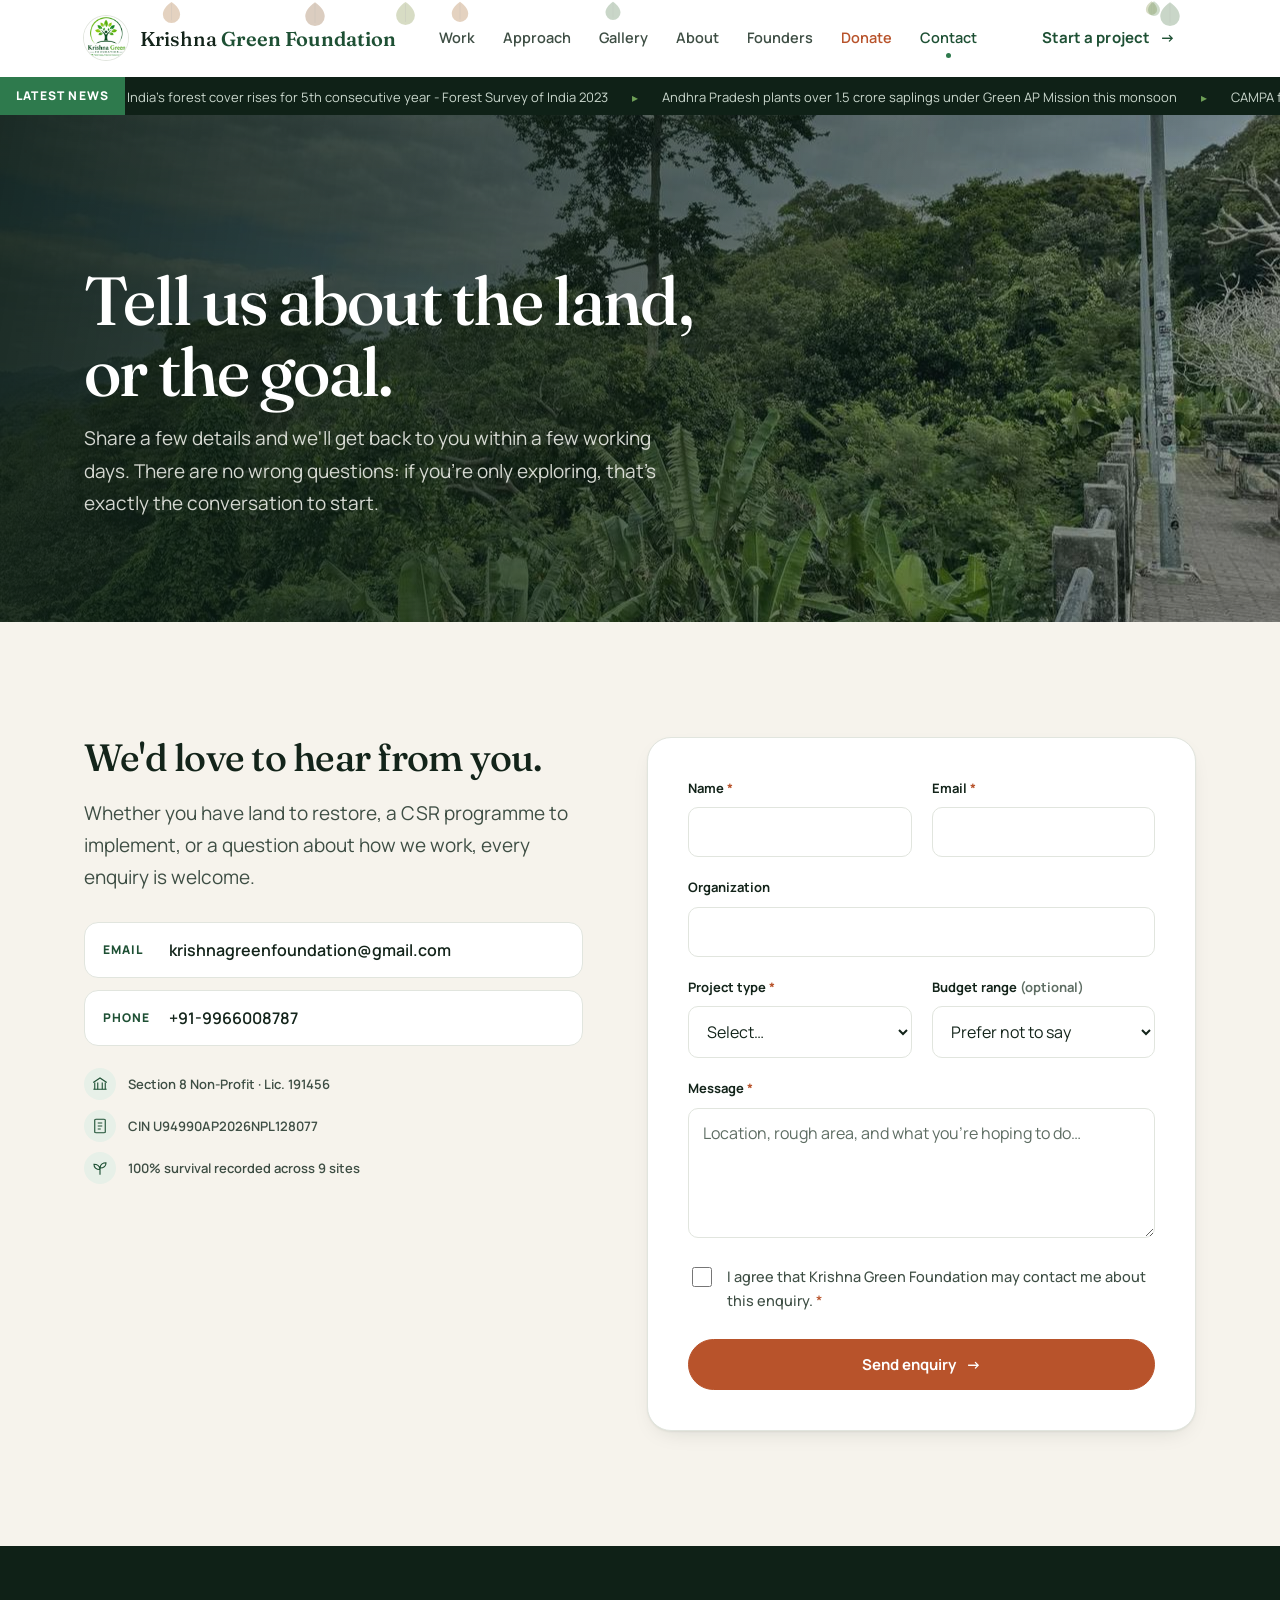
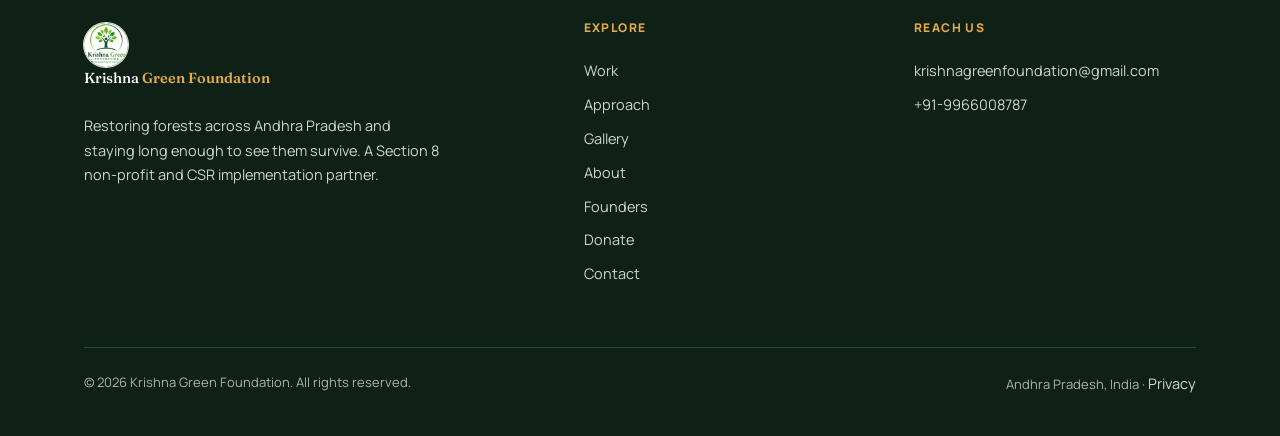
<file: contact/index.html>
<!doctype html>
<html lang="en">

<head>
  <meta charset="utf-8" />
  <meta name="viewport" content="width=device-width, initial-scale=1" />

  <title>Contact Us: Start a Project | Krishna Green Foundation</title>
  <meta name="description"
    content="Get in touch with Krishna Green Foundation about a CSR partnership, forest restoration project, or land you'd like to see reforested in Andhra Pradesh." />
  <meta property="og:type" content="website" />
  <meta property="og:title" content="Contact Us: Start a Project | Krishna Green Foundation" />
  <meta property="og:description" content="Tell us about the land, or the goal. Get in touch about CSR partnerships, reserve forest restoration, or urban forest projects in Andhra Pradesh." />
  <meta property="og:image" content="https://krishnagreenfoundation.com/images/og-cover.jpg" />
  <meta property="og:url" content="https://krishnagreenfoundation.com/contact/" />
  <meta property="og:locale" content="en_IN" />
  <meta property="og:site_name" content="Krishna Green Foundation" />
  <meta name="twitter:card" content="summary_large_image" />
  <meta name="twitter:title" content="Contact Us: Start a Project | Krishna Green Foundation" />
  <meta name="twitter:description" content="Tell us about the land, or the goal. Get in touch about CSR partnerships and forest restoration in Andhra Pradesh." />
  <meta name="twitter:image" content="https://krishnagreenfoundation.com/images/og-cover.jpg" />
  <meta name="robots" content="index, follow" />
  <meta name="author" content="Krishna Green Foundation" />
  <meta name="geo.region" content="IN-AP" />
  <meta name="geo.placename" content="Vijayawada, Andhra Pradesh, India" />
  <link rel="canonical" href="https://krishnagreenfoundation.com/contact/" />
  <meta name="theme-color" content="#17130E" />
  <link rel="icon" href="../images/logo.jpeg" type="image/jpeg" />
  <link rel="apple-touch-icon" href="../images/logo.jpeg" />

  <link rel="preload" as="image" href="../images/stock/banner-forest-vista.jpg" fetchpriority="high" />
  <link rel="preconnect" href="https://fonts.googleapis.com" />
  <link rel="preconnect" href="https://fonts.gstatic.com" crossorigin />
  <link rel="preload" as="style" href="https://fonts.googleapis.com/css2?family=Fraunces:ital,opsz,wght@0,9..144,400..700;1,9..144,400..600&amp;family=Manrope:wght@400;500;600;700;800&amp;display=swap" onload="this.onload=null;this.rel='stylesheet'" />
  <noscript><link rel="stylesheet" href="https://fonts.googleapis.com/css2?family=Fraunces:ital,opsz,wght@0,9..144,400..700;1,9..144,400..600&amp;family=Manrope:wght@400;500;600;700;800&amp;display=swap" /></noscript>
  <link rel="stylesheet" href="../styles.css" />

  <script type="application/ld+json">
{
  "@context": "https://schema.org",
  "@graph": [
    {
      "@type": "BreadcrumbList",
      "itemListElement": [
        {"@type":"ListItem","position":1,"name":"Home","item":"https://krishnagreenfoundation.com/"},
        {"@type":"ListItem","position":2,"name":"Contact","item":"https://krishnagreenfoundation.com/contact/"}
      ]
    },
    {
      "@type": "ContactPage",
      "name": "Contact Krishna Green Foundation",
      "description": "Get in touch with Krishna Green Foundation about a CSR partnership, forest restoration project, or land you'd like to see reforested in Andhra Pradesh.",
      "url": "https://krishnagreenfoundation.com/contact/",
      "mainEntity": {
        "@type": "NGO",
        "name": "Krishna Green Foundation",
        "email": "krishnagreenfoundation@gmail.com",
        "telephone": "+91-9966008787",
        "address": {
          "@type": "PostalAddress",
          "streetAddress": "13-7-434/3, Kamayyathopu, YSR Tadigadapa, Kanuru",
          "addressLocality": "Vijayawada",
          "addressRegion": "Andhra Pradesh",
          "postalCode": "520007",
          "addressCountry": "IN"
        }
      }
    }
  ]
}
</script>
</head>

<body>
  <a class="skip" href="#main">Skip to content</a>

  <!-- ========================== NAV ========================== -->
  <header class="nav" id="nav" data-open="false">
    <div class="wrap nav__in">
      <a class="brand" href="/" aria-label="Krishna Green Foundation - home">
        <img src="../images/logo.jpeg" class="mark" alt="" />
        <span>Krishna&nbsp;<b>Green</b>&nbsp;<b>Foundation</b></span>
      </a>
      <nav class="nav__links" aria-label="Primary">
        <a href="/work/">Work</a>
        <a href="/approach/">Approach</a>
        <a href="/gallery/">Gallery</a>
        <a href="/about/">About</a>
        <a href="/founders/">Founders</a>
        <a href="/donate/">Donate</a>
        <a href="/contact/" aria-current="page">Contact</a>
      </nav>
      <div class="nav__cta">
        <a class="btn btn--onDark" href="/contact/">Start a project <span class="arw" aria-hidden="true">→</span></a>
        <button class="nav__toggle" id="navToggle" aria-expanded="false" aria-controls="mobileMenu"
          aria-label="Open menu"><span></span></button>
      </div>
    </div>
  </header>
  <div class="mobile" id="mobileMenu">
    <a href="/work/">Work</a>
    <a href="/approach/">Approach</a>
    <a href="/gallery/">Gallery</a>
    <a href="/about/">About</a>
    <a href="/founders/">Founders</a>
    <a href="/donate/">Donate</a>
    <a href="/contact/">Contact</a>
    <a class="btn btn--onDark" href="/contact/">Start a project</a>
  </div>

  <div class="ticker" role="marquee" aria-label="Latest plantation and forestry news">
    <span class="ticker__label" aria-hidden="true">Latest&nbsp;News</span>
    <div class="ticker__wrap"><div class="ticker__track" id="tickerTrack">Loading…</div></div>
  </div>

  <main id="main">

    <!-- ========================== PAGE BANNER ========================== -->
    <section class="page-banner" style="--banner:url('../images/stock/banner-forest-vista.jpg')" aria-labelledby="ct-banner-h">
      <div class="wrap">
        <div class="cartouche">
          <span class="ct-tr" aria-hidden="true"></span><span class="ct-bl" aria-hidden="true"></span>
          <h1 id="ct-banner-h" class="page-banner__h1">Tell us about the land,<br>or the goal.</h1>
          <p class="lede lede--onDark" style="margin-top:16px;max-width:50ch">
            Share a few details and we'll get back to you within a few working days.
            There are no wrong questions: if you're only exploring, that's exactly the conversation to start.
          </p>
        </div>
      </div>
    </section>

    <!-- ========================== CONTACT FORM ========================== -->
    <section class="section contact" aria-labelledby="ct-h">
      <div class="wrap contact__grid">

        <div class="reveal">
          <h2 id="ct-h" class="display" style="font-size:var(--fs-h2-sm);color:var(--ink);line-height:1.1">
            We'd love to hear from you.</h2>
          <p class="lede contact__lede">
            Whether you have land to restore, a CSR programme to implement, or a question about how we work,
            every enquiry is welcome.
          </p>
          <div class="contact__list">
            <div><span>Email</span> krishnagreenfoundation@gmail.com</div>
            <div><span>Phone</span> +91-9966008787</div>
          </div>

          <div class="contact__trust">
            <div class="contact__trust-item">
              <svg class="contact__trust-icon" viewBox="0 0 24 24" fill="none" stroke="currentColor" stroke-width="1.5" aria-hidden="true"><path d="M3 10 12 4l9 6"/><path d="M5 10v9M9 10v9M15 10v9M19 10v9"/><path d="M3 19h18"/></svg>
              <span>Section 8 Non-Profit · Lic. 191456</span>
            </div>
            <div class="contact__trust-item">
              <svg class="contact__trust-icon" viewBox="0 0 24 24" fill="none" stroke="currentColor" stroke-width="1.5" aria-hidden="true"><rect x="5" y="3" width="14" height="18" rx="1"/><path d="M9 8h6M9 12h6M9 16h4"/></svg>
              <span>CIN U94990AP2026NPL128077</span>
            </div>
            <div class="contact__trust-item">
              <svg class="contact__trust-icon" viewBox="0 0 24 24" fill="none" stroke="currentColor" stroke-width="1.5" aria-hidden="true"><path d="M12 21V10"/><path d="M12 13c-1-4-4-6-8-6 0 4 3 7 8 7"/><path d="M12 11c1-4 4-6 8-6 0 4-3 7-8 7"/></svg>
              <span>100% survival recorded across 9 sites</span>
            </div>
          </div>
        </div>

        <form class="form reveal" id="form" novalidate>
          <div class="form__body">
            <div class="row2">
              <div class="field" id="f-name">
                <label for="name">Name <span class="req" aria-hidden="true">*</span></label>
                <input id="name" name="name" type="text" autocomplete="name" aria-required="true"
                  aria-describedby="e-name" />
                <p class="err" id="e-name">Please tell us your name.</p>
              </div>
              <div class="field" id="f-email">
                <label for="email">Email <span class="req" aria-hidden="true">*</span></label>
                <input id="email" name="email" type="email" autocomplete="email" aria-required="true"
                  aria-describedby="e-email" />
                <p class="err" id="e-email">Enter a valid email address.</p>
              </div>
            </div>

            <div class="field" id="f-org">
              <label for="org">Organization</label>
              <input id="org" name="org" type="text" autocomplete="organization" />
            </div>

            <div class="row2">
              <div class="field" id="f-type">
                <label for="ptype">Project type <span class="req" aria-hidden="true">*</span></label>
                <select id="ptype" name="ptype" aria-required="true" aria-describedby="e-type">
                  <option value="">Select…</option>
                  <option>Reserve forest restoration</option>
                  <option>Eco-tourism park greening</option>
                  <option>Urban forest (Nagaravanam)</option>
                  <option>CSR partnership</option>
                  <option>Something else</option>
                </select>
                <p class="err" id="e-type">Please choose a project type.</p>
              </div>
              <div class="field" id="f-budget">
                <label for="budget">Budget range <span
                    style="text-transform:none;letter-spacing:0;color:var(--ink-faint)">(optional)</span></label>
                <select id="budget" name="budget">
                  <option value="">Prefer not to say</option>
                  <option>Under ₹5 lakh</option>
                  <option>₹5-25 lakh</option>
                  <option>₹25 lakh - ₹1 crore</option>
                  <option>Over ₹1 crore</option>
                </select>
              </div>
            </div>

            <div class="field" id="f-msg">
              <label for="msg">Message <span class="req" aria-hidden="true">*</span></label>
              <textarea id="msg" name="msg" aria-required="true" aria-describedby="e-msg"
                placeholder="Location, rough area, and what you're hoping to do…"></textarea>
              <p class="err" id="e-msg">A short message helps us respond well.</p>
            </div>

            <div class="field check" id="f-consent">
              <input id="consent" name="consent" type="checkbox" aria-required="true" aria-describedby="e-consent" />
              <label for="consent"
                style="text-transform:none;letter-spacing:0;font-family:var(--sans);color:var(--ink-soft);margin:0">
                I agree that Krishna Green Foundation may contact me about this&nbsp;enquiry.&nbsp;<span class="req" aria-hidden="true">*</span>
                <span class="err" id="e-consent" style="margin-top:6px">Please tick to continue.</span>
              </label>
            </div>

            <button class="btn btn--stamp" type="submit" id="submit" style="width:100%;justify-content:center">
              Send enquiry <span class="arw" aria-hidden="true">→</span>
            </button>
          </div>

          <div class="form__ok" id="ok" role="status" aria-live="polite">
            <b>Thank you. Your enquiry has been sent.</b>
            We'll review your message and reply within a few working days.
          </div>
        </form>

      </div>
    </section>

  </main>

  <!-- ========================== FOOTER ========================== -->
  <footer class="foot">
    <div class="wrap">
      <div class="foot__grid">
        <div>
          <a class="brand" href="/">
            <img src="../images/logo.jpeg" class="mark" alt="" />
            <span>Krishna&nbsp;<b>Green</b>&nbsp;<b>Foundation</b></span>
          </a>
          <p class="foot__mission">Restoring forests across Andhra Pradesh and staying long enough to see them survive.
            A Section 8 non-profit and CSR implementation partner.</p>
        </div>
        <div>
          <h3>Explore</h3>
          <a href="/work/">Work</a>
          <a href="/approach/">Approach</a>
          <a href="/gallery/">Gallery</a>
          <a href="/about/">About</a>
          <a href="/founders/">Founders</a>
          <a href="/donate/">Donate</a>
          <a href="/contact/">Contact</a>
        </div>
        <div>
          <h3>Reach us</h3>
          <a href="mailto:krishnagreenfoundation@gmail.com">krishnagreenfoundation@gmail.com</a>
          <a href="tel:+91-9966008787">+91-9966008787</a>
        </div>
      </div>
      <div class="foot__bar">
        <span>© <span id="yr"></span> Krishna Green Foundation. All rights reserved.</span>
        <span>Andhra Pradesh, India · <a href="/privacy/" style="display:inline">Privacy</a></span>
      </div>
    </div>
  </footer>

  <script src="../js/common.js"></script>
  <script src="../js/contact.js"></script>
</body>

</html>
</file>
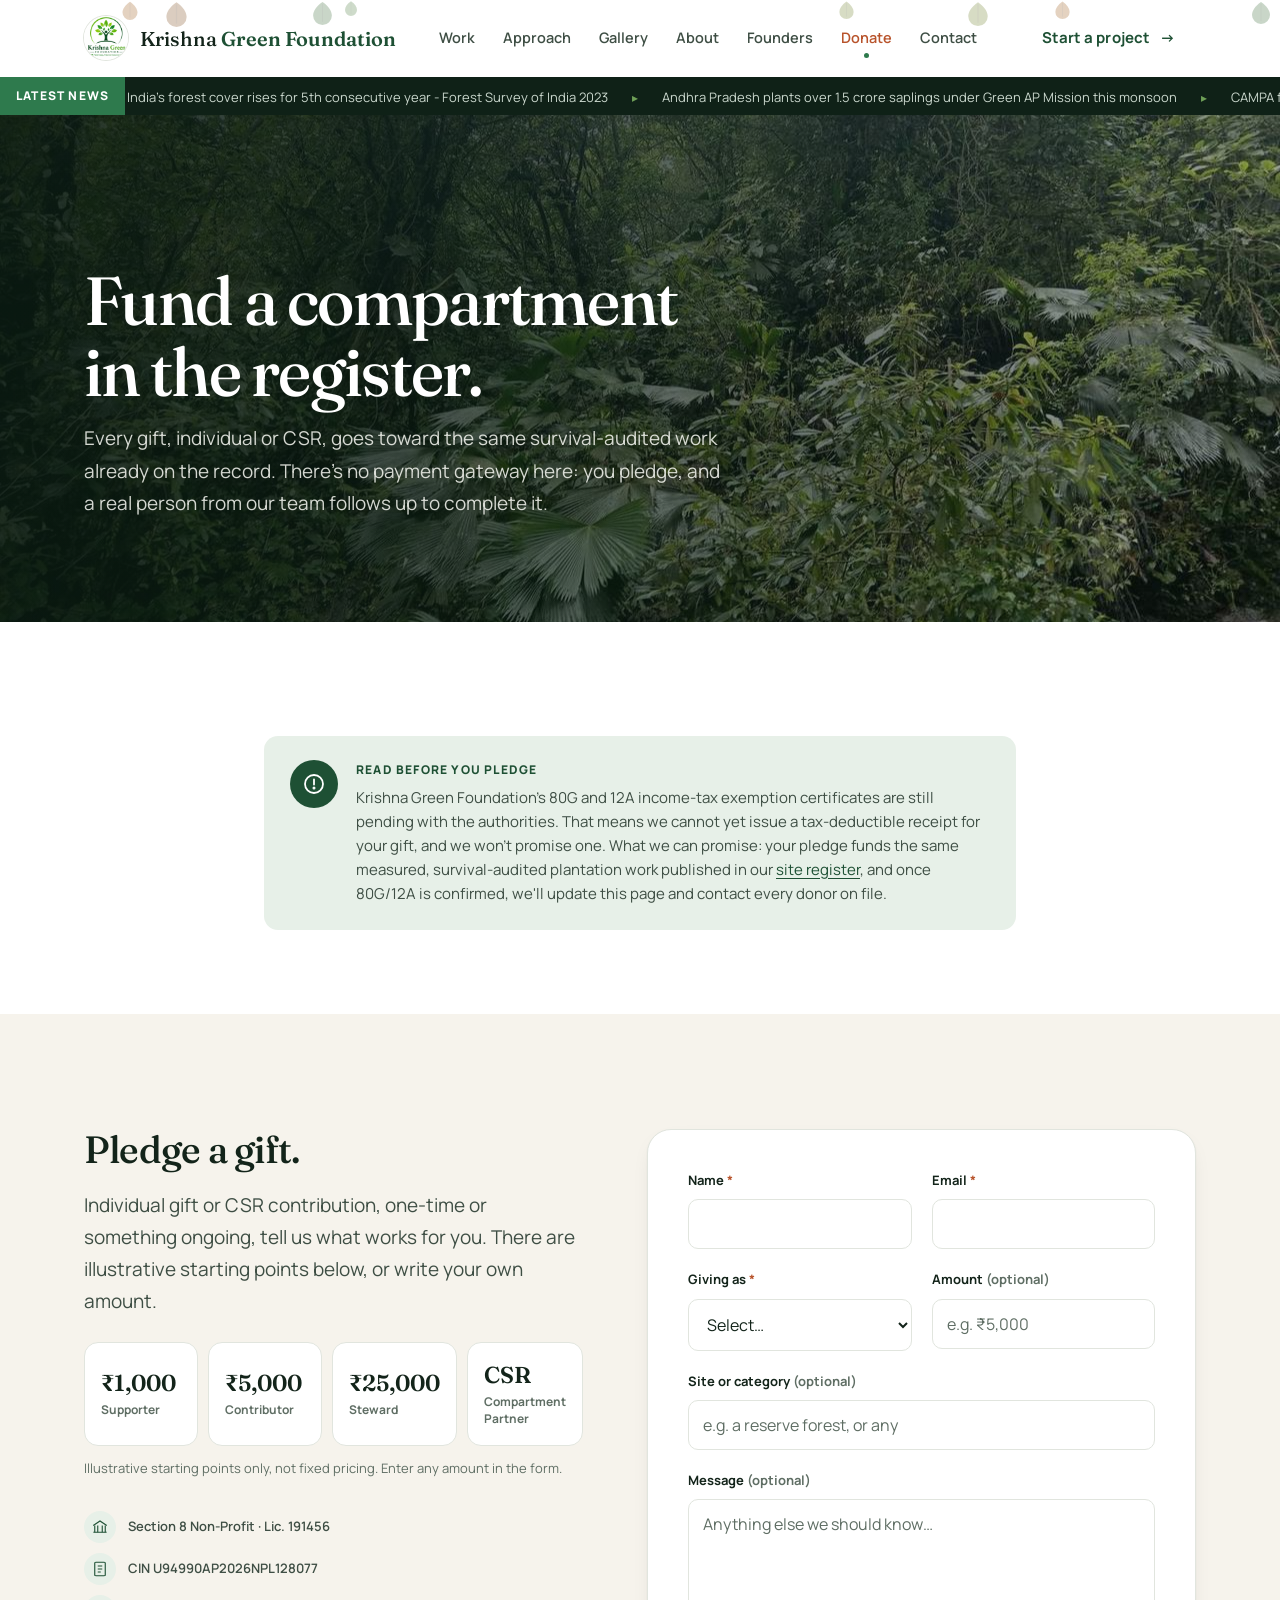
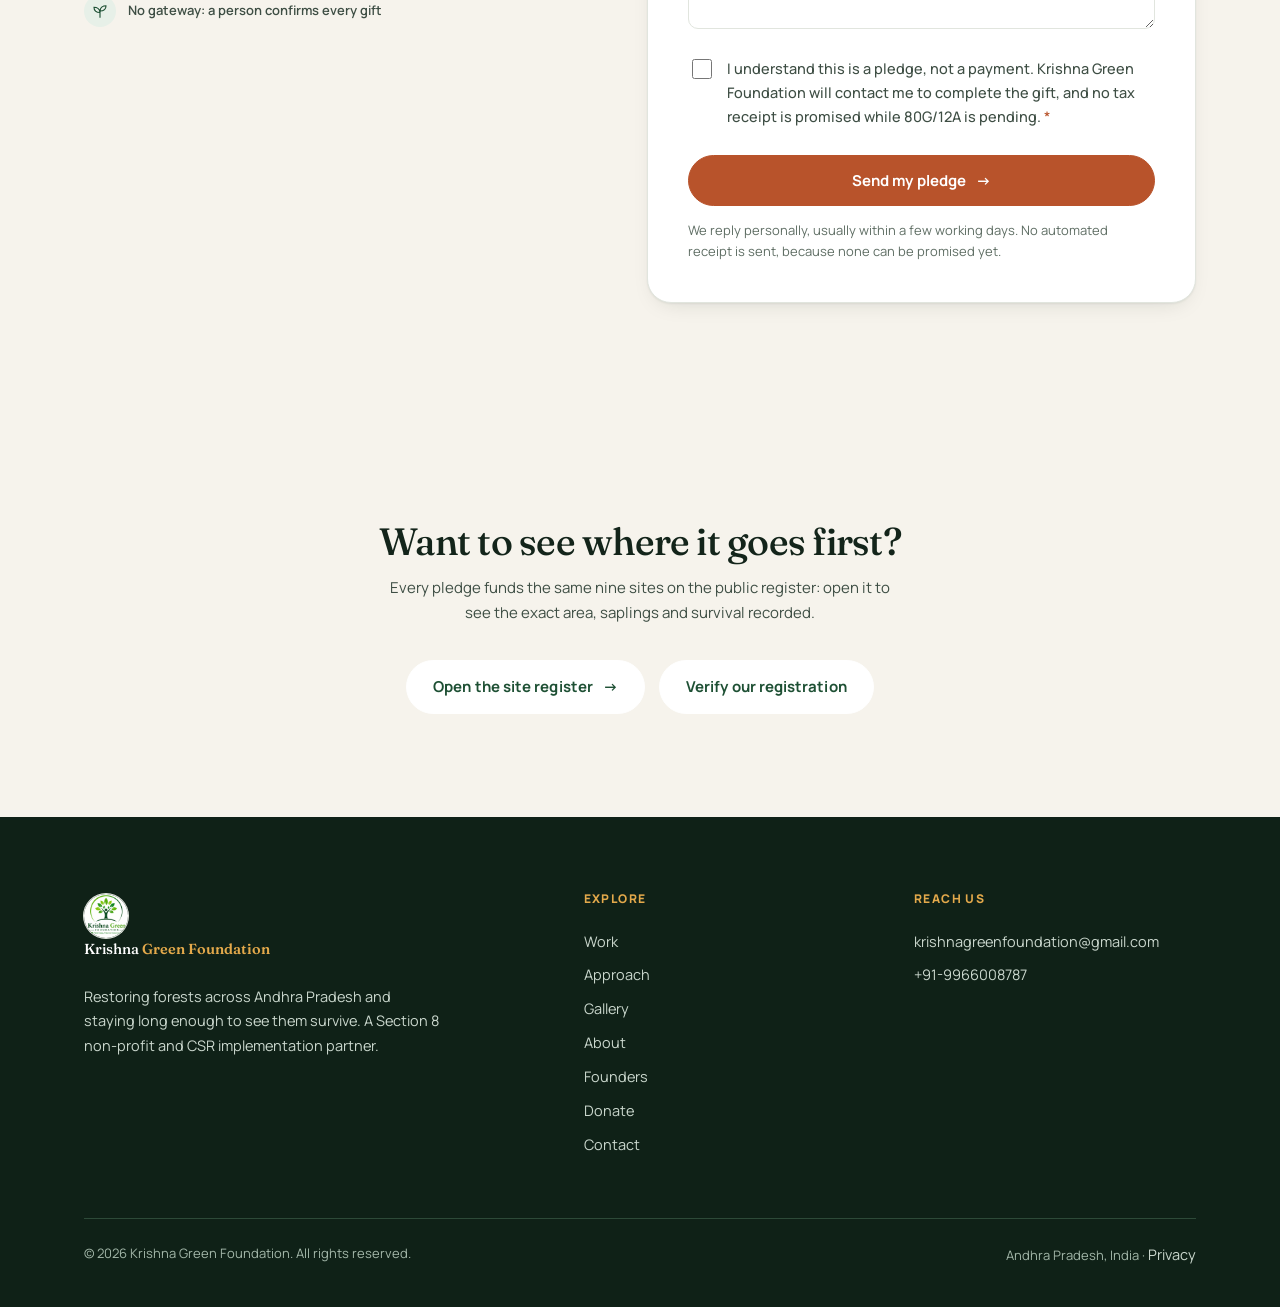
<file: donate/index.html>
<!doctype html>
<html lang="en">

<head>
  <meta charset="utf-8" />
  <meta name="viewport" content="width=device-width, initial-scale=1" />

  <title>Donate to Forest Restoration | Krishna Green Foundation</title>
  <meta name="description"
    content="Pledge an individual or CSR gift to survival-audited forest restoration in Andhra Pradesh. A short pledge form, and a real reply from our team." />
  <meta property="og:type" content="website" />
  <meta property="og:title" content="Donate to Forest Restoration | Krishna Green Foundation" />
  <meta property="og:description"
    content="Pledge support to a forest-restoration site, individual and CSR gifts welcome. We follow up personally to complete every gift." />
  <meta property="og:image" content="https://krishnagreenfoundation.com/images/og-cover.jpg" />
  <meta property="og:url" content="https://krishnagreenfoundation.com/donate/" />
  <meta property="og:locale" content="en_IN" />
  <meta property="og:site_name" content="Krishna Green Foundation" />
  <meta name="twitter:card" content="summary_large_image" />
  <meta name="twitter:title" content="Donate to Forest Restoration | Krishna Green Foundation" />
  <meta name="twitter:description" content="Pledge support to a forest-restoration site, individual and CSR gifts welcome." />
  <meta name="twitter:image" content="https://krishnagreenfoundation.com/images/og-cover.jpg" />
  <meta name="robots" content="index, follow" />
  <meta name="author" content="Krishna Green Foundation" />
  <meta name="geo.region" content="IN-AP" />
  <meta name="geo.placename" content="Vijayawada, Andhra Pradesh, India" />
  <link rel="canonical" href="https://krishnagreenfoundation.com/donate/" />
  <meta name="theme-color" content="#17130E" />
  <link rel="icon" href="../images/logo.jpeg" type="image/jpeg" />
  <link rel="apple-touch-icon" href="../images/logo.jpeg" />

  <link rel="preload" as="image" href="../images/stock/banner-dense-forest.jpg" fetchpriority="high" />
  <link rel="preconnect" href="https://fonts.googleapis.com" />
  <link rel="preconnect" href="https://fonts.gstatic.com" crossorigin />
  <link rel="preload" as="style" href="https://fonts.googleapis.com/css2?family=Fraunces:ital,opsz,wght@0,9..144,400..700;1,9..144,400..600&amp;family=Manrope:wght@400;500;600;700;800&amp;display=swap" onload="this.onload=null;this.rel='stylesheet'" />
  <noscript><link rel="stylesheet" href="https://fonts.googleapis.com/css2?family=Fraunces:ital,opsz,wght@0,9..144,400..700;1,9..144,400..600&amp;family=Manrope:wght@400;500;600;700;800&amp;display=swap" /></noscript>
  <link rel="stylesheet" href="../styles.css" />

  <script type="application/ld+json">
{
  "@context": "https://schema.org",
  "@graph": [
    {
      "@type": "BreadcrumbList",
      "itemListElement": [
        {"@type":"ListItem","position":1,"name":"Home","item":"https://krishnagreenfoundation.com/"},
        {"@type":"ListItem","position":2,"name":"Donate","item":"https://krishnagreenfoundation.com/donate/"}
      ]
    },
    {
      "@type": "DonateAction",
      "name": "Donate to Krishna Green Foundation",
      "description": "Pledge support to Krishna Green Foundation's forest restoration register, individual and CSR gifts welcome.",
      "recipient": {
        "@type": "NGO",
        "name": "Krishna Green Foundation",
        "url": "https://krishnagreenfoundation.com",
        "identifier": "U94990AP2026NPL128077"
      },
      "url": "https://krishnagreenfoundation.com/donate/"
    }
  ]
}
</script>
</head>

<body>
  <a class="skip" href="#main">Skip to content</a>

  <!-- ========================== NAV ========================== -->
  <header class="nav" id="nav" data-open="false">
    <div class="wrap nav__in">
      <a class="brand" href="/" aria-label="Krishna Green Foundation - home">
        <img src="../images/logo.jpeg" class="mark" alt="" />
        <span>Krishna&nbsp;<b>Green</b>&nbsp;<b>Foundation</b></span>
      </a>
      <nav class="nav__links" aria-label="Primary">
        <a href="/work/">Work</a>
        <a href="/approach/">Approach</a>
        <a href="/gallery/">Gallery</a>
        <a href="/about/">About</a>
        <a href="/founders/">Founders</a>
        <a href="/donate/" aria-current="page">Donate</a>
        <a href="/contact/">Contact</a>
      </nav>
      <div class="nav__cta">
        <a class="btn btn--onDark" href="/contact/">Start a project <span class="arw" aria-hidden="true">→</span></a>
        <button class="nav__toggle" id="navToggle" aria-expanded="false" aria-controls="mobileMenu"
          aria-label="Open menu"><span></span></button>
      </div>
    </div>
  </header>
  <div class="mobile" id="mobileMenu">
    <a href="/work/">Work</a>
    <a href="/approach/">Approach</a>
    <a href="/gallery/">Gallery</a>
    <a href="/about/">About</a>
    <a href="/founders/">Founders</a>
    <a href="/donate/">Donate</a>
    <a href="/contact/">Contact</a>
    <a class="btn btn--onDark" href="/contact/">Start a project</a>
  </div>

  <div class="ticker" role="marquee" aria-label="Latest plantation and forestry news">
    <span class="ticker__label" aria-hidden="true">Latest&nbsp;News</span>
    <div class="ticker__wrap"><div class="ticker__track" id="tickerTrack">Loading…</div></div>
  </div>

  <main id="main">

    <!-- ========================== PAGE BANNER ========================== -->
    <section class="page-banner" style="--banner:url('../images/stock/banner-dense-forest.jpg')" aria-labelledby="dn-banner-h">
      <div class="wrap">
        <div class="cartouche">
          <span class="ct-tr" aria-hidden="true"></span><span class="ct-bl" aria-hidden="true"></span>
          <h1 id="dn-banner-h" class="page-banner__h1">Fund a compartment<br>in the register.</h1>
          <p class="lede lede--onDark" style="margin-top:16px;max-width:54ch">
            Every gift, individual or CSR, goes toward the same survival-audited work already on the record.
            There's no payment gateway here: you pledge, and a real person from our team follows up to complete it.
          </p>
        </div>
      </div>
    </section>

    <!-- ========================== HONEST NOTICE ========================== -->
    <section class="section" style="padding-block:clamp(48px,7vw,84px)" aria-labelledby="notice-h">
      <div class="wrap" style="max-width:880px">
        <h2 id="notice-h" class="sr">Before you pledge</h2>
        <div class="about-notice reveal">
          <div class="about-notice__icon" aria-hidden="true"><svg viewBox="0 0 24 24" fill="none" stroke="currentColor" stroke-width="1.8" stroke-linecap="round" stroke-linejoin="round"><circle cx="12" cy="12" r="9"/><path d="M12 7.5v5"/><circle cx="12" cy="16" r=".6" fill="currentColor"/></svg></div>
          <div>
            <div class="about-notice__label">Read before you pledge</div>
            <p class="about-notice__text">
              Krishna Green Foundation's 80G and 12A income-tax exemption certificates are still pending with the
              authorities. That means we cannot yet issue a tax-deductible receipt for your gift, and we won't
              promise one. What we can promise: your pledge funds the same measured, survival-audited plantation
              work published in our <a href="/work/">site
              register</a>, and once 80G/12A is confirmed, we'll update this page and contact every donor on file.
            </p>
          </div>
        </div>
      </div>
    </section>

    <!-- ========================== PLEDGE FORM ========================== -->
    <section class="section contact" aria-labelledby="dn-h">
      <div class="wrap contact__grid">

        <div class="reveal">
          <h2 id="dn-h" class="display" style="font-size:var(--fs-h2-sm);color:var(--ink);line-height:1.1">
            Pledge a gift.</h2>
          <p class="lede contact__lede">
            Individual gift or CSR contribution, one-time or something ongoing, tell us what works for you.
            There are illustrative starting points below, or write your own amount.
          </p>

          <div class="tiers reveal" role="group" aria-label="Illustrative pledge tiers, optional starting points">
            <button type="button" class="tier" data-amount="₹1,000">
              <span class="tier__amt">₹1,000</span>
              <span class="tier__label">Supporter</span>
            </button>
            <button type="button" class="tier" data-amount="₹5,000">
              <span class="tier__amt">₹5,000</span>
              <span class="tier__label">Contributor</span>
            </button>
            <button type="button" class="tier" data-amount="₹25,000">
              <span class="tier__amt">₹25,000</span>
              <span class="tier__label">Steward</span>
            </button>
            <button type="button" class="tier" data-amount="CSR">
              <span class="tier__amt">CSR</span>
              <span class="tier__label">Compartment Partner</span>
            </button>
          </div>
          <p class="tiers-note">Illustrative starting points only, not fixed pricing. Enter any amount in the form.</p>

          <div class="contact__trust" style="margin-top:32px">
            <div class="contact__trust-item">
              <svg class="contact__trust-icon" viewBox="0 0 24 24" fill="none" stroke="currentColor" stroke-width="1.5" aria-hidden="true"><path d="M3 10 12 4l9 6"/><path d="M5 10v9M9 10v9M15 10v9M19 10v9"/><path d="M3 19h18"/></svg>
              <span>Section 8 Non-Profit · Lic. 191456</span>
            </div>
            <div class="contact__trust-item">
              <svg class="contact__trust-icon" viewBox="0 0 24 24" fill="none" stroke="currentColor" stroke-width="1.5" aria-hidden="true"><rect x="5" y="3" width="14" height="18" rx="1"/><path d="M9 8h6M9 12h6M9 16h4"/></svg>
              <span>CIN U94990AP2026NPL128077</span>
            </div>
            <div class="contact__trust-item">
              <svg class="contact__trust-icon" viewBox="0 0 24 24" fill="none" stroke="currentColor" stroke-width="1.5" aria-hidden="true"><path d="M12 21V10"/><path d="M12 13c-1-4-4-6-8-6 0 4 3 7 8 7"/><path d="M12 11c1-4 4-6 8-6 0 4-3 7-8 7"/></svg>
              <span>No gateway: a person confirms every gift</span>
            </div>
          </div>
        </div>

        <form class="form reveal" id="donateForm" novalidate>
          <div class="form__body">
            <div class="row2">
              <div class="field" id="f-name">
                <label for="dname">Name <span class="req" aria-hidden="true">*</span></label>
                <input id="dname" name="name" type="text" autocomplete="name" aria-required="true"
                  aria-describedby="e-name" />
                <p class="err" id="e-name">Please tell us your name.</p>
              </div>
              <div class="field" id="f-email">
                <label for="demail">Email <span class="req" aria-hidden="true">*</span></label>
                <input id="demail" name="email" type="email" autocomplete="email" aria-required="true"
                  aria-describedby="e-email" />
                <p class="err" id="e-email">Enter a valid email address.</p>
              </div>
            </div>

            <div class="row2">
              <div class="field" id="f-donortype">
                <label for="donortype">Giving as <span class="req" aria-hidden="true">*</span></label>
                <select id="donortype" name="donor_type" aria-required="true" aria-describedby="e-donortype">
                  <option value="">Select…</option>
                  <option>An individual</option>
                  <option>A company / CSR programme</option>
                  <option>A trust or foundation</option>
                  <option>Something else</option>
                </select>
                <p class="err" id="e-donortype">Please tell us who's giving.</p>
              </div>
              <div class="field" id="f-amount">
                <label for="amount">Amount <span
                    style="text-transform:none;letter-spacing:0;color:var(--ink-faint)">(optional)</span></label>
                <input id="amount" name="amount" type="text" placeholder="e.g. ₹5,000" />
              </div>
            </div>

            <div class="field" id="f-dedication">
              <label for="dedication">Site or category <span
                  style="text-transform:none;letter-spacing:0;color:var(--ink-faint)">(optional)</span></label>
              <input id="dedication" name="dedication" type="text"
                placeholder="e.g. a reserve forest, or any" />
            </div>

            <div class="field" id="f-msg">
              <label for="dmsg">Message <span
                  style="text-transform:none;letter-spacing:0;color:var(--ink-faint)">(optional)</span></label>
              <textarea id="dmsg" name="message" placeholder="Anything else we should know…"></textarea>
            </div>

            <div class="field check" id="f-consent">
              <input id="dconsent" name="consent" type="checkbox" aria-required="true" aria-describedby="e-consent" />
              <label for="dconsent"
                style="text-transform:none;letter-spacing:0;font-family:var(--sans);color:var(--ink-soft);margin:0">
                I understand this is a pledge, not a payment. Krishna Green Foundation will contact me to
                complete the gift, and no tax receipt is promised while 80G/12A is pending.
                <span class="req" aria-hidden="true">*</span>
                <span class="err" id="e-consent" style="margin-top:6px">Please tick to continue.</span>
              </label>
            </div>

            <button class="btn btn--stamp" type="submit" id="dsubmit" style="width:100%;justify-content:center">
              Send my pledge <span class="arw" aria-hidden="true">→</span>
            </button>
            <p class="form__note">We reply personally, usually within a few working days. No automated receipt is sent, because none can be promised yet.</p>
          </div>

          <div class="form__ok" id="dok" role="status" aria-live="polite">
            <b>Thank you. Your pledge has been received.</b>
            A member of our team will be in touch to confirm the details and how to complete your gift.
          </div>
        </form>

      </div>
    </section>

    <!-- ========================== CLOSING CTA ========================== -->
    <section class="page-cta" aria-labelledby="dncta-h">
      <div class="wrap">
        <h2 id="dncta-h" class="display">Want to see where it goes first?</h2>
        <p>Every pledge funds the same nine sites on the public register: open it to see the exact area, saplings and survival recorded.</p>
        <div class="hero__cta">
          <a class="btn btn--onDark" href="/work/">Open the site register <span class="arw" aria-hidden="true">→</span></a>
          <a class="btn btn--onDark btn--ghost" href="/about/">Verify our registration</a>
        </div>
      </div>
    </section>

  </main>

  <!-- ========================== FOOTER ========================== -->
  <footer class="foot">
    <div class="wrap">
      <div class="foot__grid">
        <div>
          <a class="brand" href="/">
            <img src="../images/logo.jpeg" class="mark" alt="" />
            <span>Krishna&nbsp;<b>Green</b>&nbsp;<b>Foundation</b></span>
          </a>
          <p class="foot__mission">Restoring forests across Andhra Pradesh and staying long enough to see them survive.
            A Section 8 non-profit and CSR implementation partner.</p>
        </div>
        <div>
          <h3>Explore</h3>
          <a href="/work/">Work</a>
          <a href="/approach/">Approach</a>
          <a href="/gallery/">Gallery</a>
          <a href="/about/">About</a>
          <a href="/founders/">Founders</a>
          <a href="/donate/">Donate</a>
          <a href="/contact/">Contact</a>
        </div>
        <div>
          <h3>Reach us</h3>
          <a href="mailto:krishnagreenfoundation@gmail.com">krishnagreenfoundation@gmail.com</a>
          <a href="tel:+91-9966008787">+91-9966008787</a>
        </div>
      </div>
      <div class="foot__bar">
        <span>© <span id="yr"></span> Krishna Green Foundation. All rights reserved.</span>
        <span>Andhra Pradesh, India · <a href="/privacy/" style="display:inline">Privacy</a></span>
      </div>
    </div>
  </footer>

  <script src="../js/common.js"></script>
  <script src="../js/donate.js"></script>
</body>

</html>
</file>
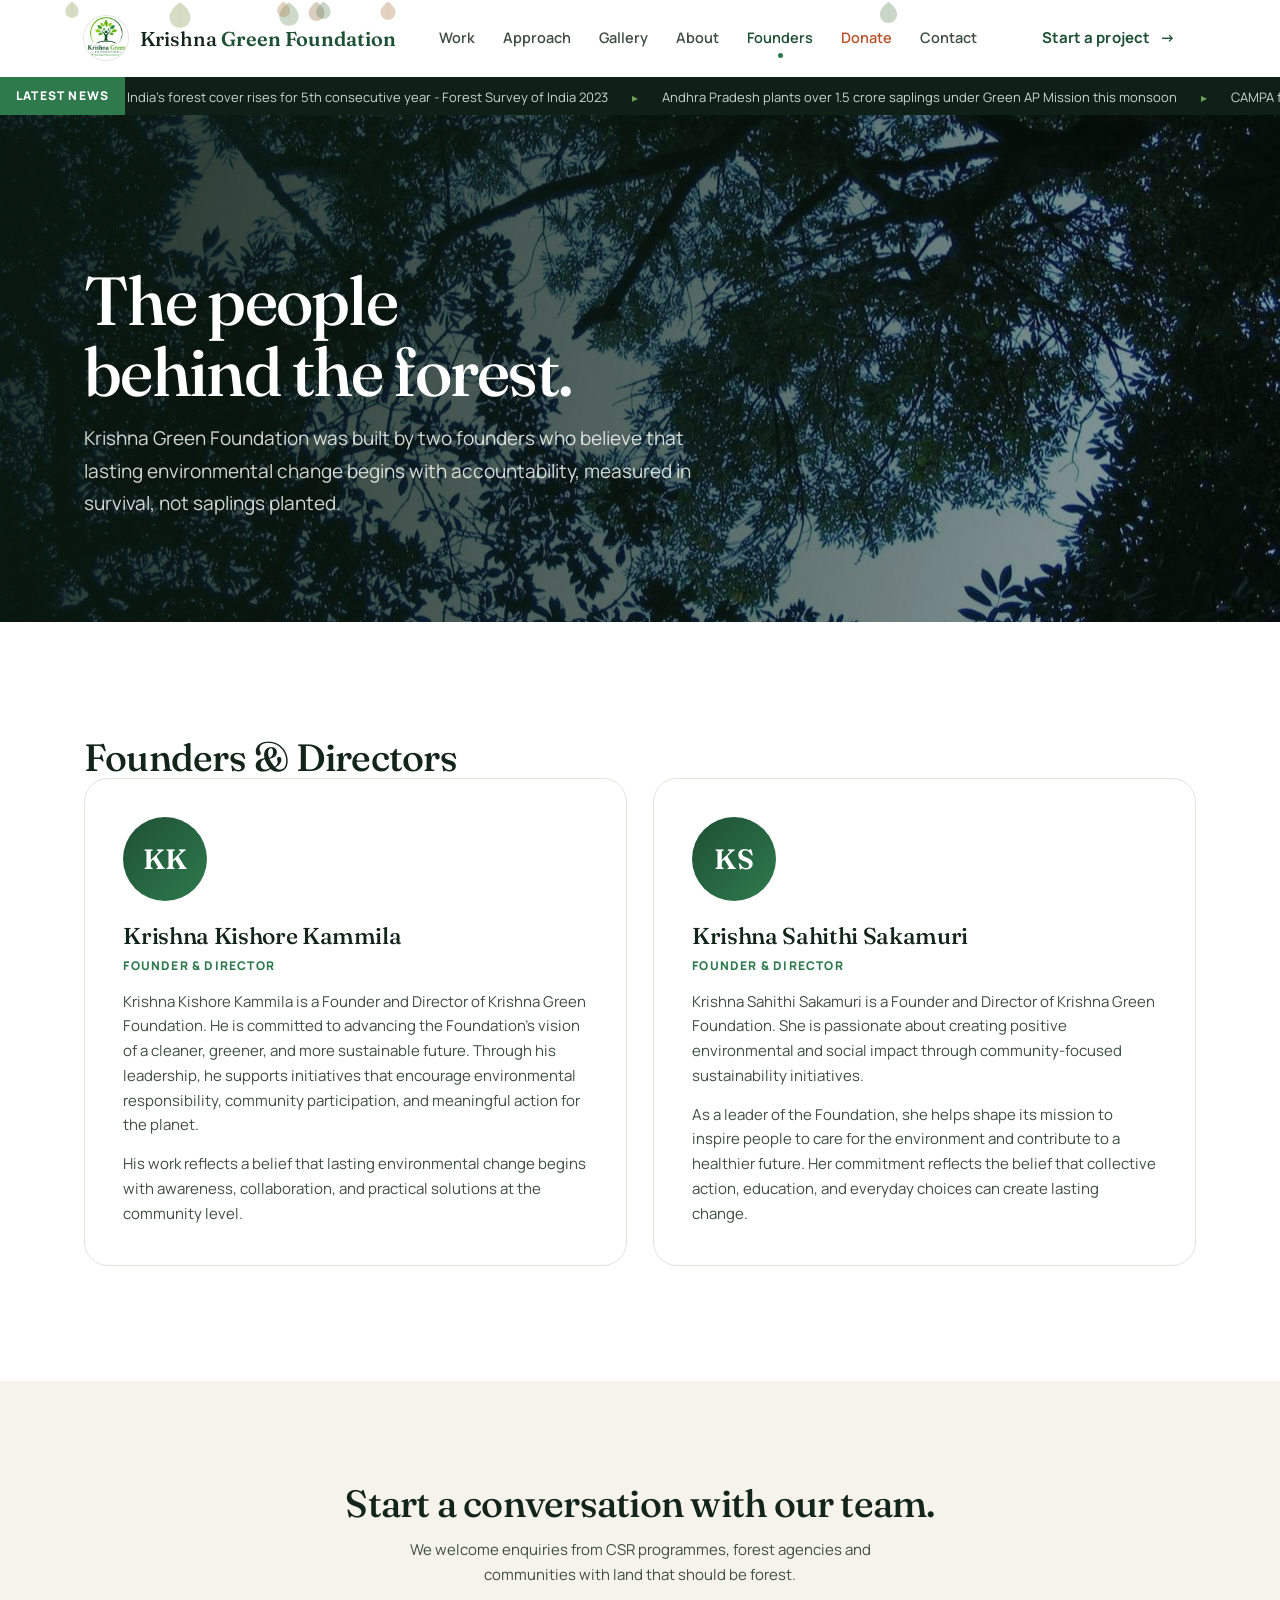
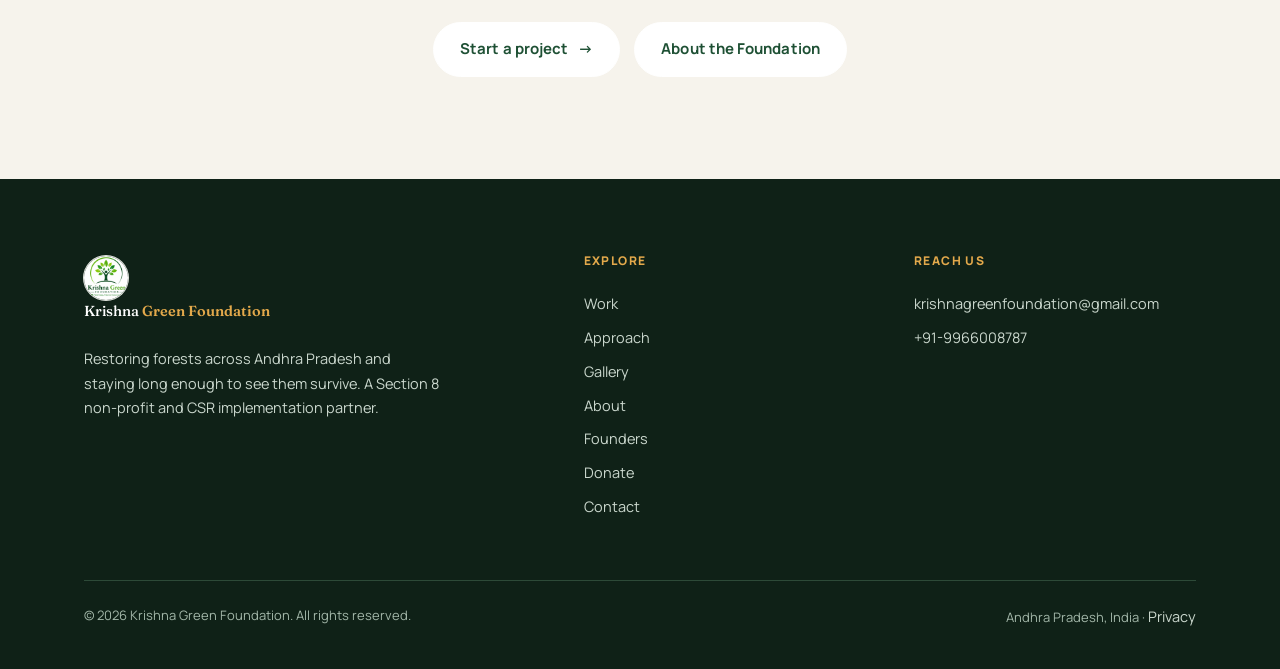
<file: founders/index.html>
<!doctype html>
<html lang="en">

<head>
  <meta charset="utf-8" />
  <meta name="viewport" content="width=device-width, initial-scale=1" />

  <title>Founders and Directors | Krishna Green Foundation</title>
  <meta name="description"
    content="Meet Krishna Kishore Kammila and Krishna Sahithi Sakamuri, founders and directors of Krishna Green Foundation, Andhra Pradesh." />
  <meta property="og:type" content="website" />
  <meta property="og:title" content="Founders and Directors | Krishna Green Foundation" />
  <meta property="og:description"
    content="Meet the leaders guiding Krishna Green Foundation's commitment to environmental responsibility, community participation, and sustainable change." />
  <meta property="og:image" content="https://krishnagreenfoundation.com/images/og-cover.jpg" />
  <meta property="og:url" content="https://krishnagreenfoundation.com/founders/" />
  <meta property="og:locale" content="en_IN" />
  <meta property="og:site_name" content="Krishna Green Foundation" />
  <meta name="twitter:card" content="summary_large_image" />
  <meta name="twitter:title" content="Founders and Directors | Krishna Green Foundation" />
  <meta name="twitter:description" content="Meet the leaders guiding Krishna Green Foundation's commitment to environmental responsibility, community participation, and sustainable change." />
  <meta name="twitter:image" content="https://krishnagreenfoundation.com/images/og-cover.jpg" />
  <meta name="robots" content="index, follow" />
  <meta name="author" content="Krishna Green Foundation" />
  <meta name="geo.region" content="IN-AP" />
  <meta name="geo.placename" content="Andhra Pradesh, India" />
  <link rel="canonical" href="https://krishnagreenfoundation.com/founders/" />
  <meta name="theme-color" content="#17130E" />
  <link rel="icon" href="../images/logo.jpeg" type="image/jpeg" />
  <link rel="apple-touch-icon" href="../images/logo.jpeg" />

  <link rel="preload" as="image" href="../images/stock/banner-canopy-below.jpg" fetchpriority="high" />
  <link rel="preconnect" href="https://fonts.googleapis.com" />
  <link rel="preconnect" href="https://fonts.gstatic.com" crossorigin />
  <link rel="preload" as="style" href="https://fonts.googleapis.com/css2?family=Fraunces:ital,opsz,wght@0,9..144,400..700;1,9..144,400..600&amp;family=Manrope:wght@400;500;600;700;800&amp;display=swap" onload="this.onload=null;this.rel='stylesheet'" />
  <noscript><link rel="stylesheet" href="https://fonts.googleapis.com/css2?family=Fraunces:ital,opsz,wght@0,9..144,400..700;1,9..144,400..600&amp;family=Manrope:wght@400;500;600;700;800&amp;display=swap" /></noscript>
  <link rel="stylesheet" href="../styles.css" />

  <script type="application/ld+json">
{
  "@context": "https://schema.org",
  "@graph": [
    {
      "@type": "BreadcrumbList",
      "itemListElement": [
        {"@type":"ListItem","position":1,"name":"Home","item":"https://krishnagreenfoundation.com/"},
        {"@type":"ListItem","position":2,"name":"Our Founders","item":"https://krishnagreenfoundation.com/founders/"}
      ]
    },
    {
      "@type": "Person",
      "name": "Krishna Kishore Kammila",
      "jobTitle": "Co-Founder",
      "worksFor": {
        "@type": "NGO",
        "name": "Krishna Green Foundation",
        "url": "https://krishnagreenfoundation.com"
      },
      "url": "https://krishnagreenfoundation.com/founders/"
    },
    {
      "@type": "Person",
      "name": "Krishna Sahithi Sakamuri",
      "jobTitle": "Co-Founder",
      "worksFor": {
        "@type": "NGO",
        "name": "Krishna Green Foundation",
        "url": "https://krishnagreenfoundation.com"
      },
      "url": "https://krishnagreenfoundation.com/founders/"
    }
  ]
}
</script>
</head>

<body>
  <a class="skip" href="#main">Skip to content</a>

  <!-- ========================== NAV ========================== -->
  <header class="nav" id="nav" data-open="false">
    <div class="wrap nav__in">
      <a class="brand" href="/" aria-label="Krishna Green Foundation - home">
        <img src="../images/logo.jpeg" class="mark" alt="" />
        <span>Krishna&nbsp;<b>Green</b>&nbsp;<b>Foundation</b></span>
      </a>
      <nav class="nav__links" aria-label="Primary">
        <a href="/work/">Work</a>
        <a href="/approach/">Approach</a>
        <a href="/gallery/">Gallery</a>
        <a href="/about/">About</a>
        <a href="/founders/" aria-current="page">Founders</a>
        <a href="/donate/">Donate</a>
        <a href="/contact/">Contact</a>
      </nav>
      <div class="nav__cta">
        <a class="btn btn--onDark" href="/contact/">Start a project <span class="arw" aria-hidden="true">→</span></a>
        <button class="nav__toggle" id="navToggle" aria-expanded="false" aria-controls="mobileMenu"
          aria-label="Open menu"><span></span></button>
      </div>
    </div>
  </header>
  <div class="mobile" id="mobileMenu">
    <a href="/work/">Work</a>
    <a href="/approach/">Approach</a>
    <a href="/gallery/">Gallery</a>
    <a href="/about/">About</a>
    <a href="/founders/">Founders</a>
    <a href="/donate/">Donate</a>
    <a href="/contact/">Contact</a>
    <a class="btn btn--onDark" href="/contact/">Start a project</a>
  </div>

  <div class="ticker" role="marquee" aria-label="Latest plantation and forestry news">
    <span class="ticker__label" aria-hidden="true">Latest&nbsp;News</span>
    <div class="ticker__wrap"><div class="ticker__track" id="tickerTrack">Loading…</div></div>
  </div>

  <main id="main">

    <!-- ========================== PAGE BANNER ========================== -->
    <section class="page-banner" style="--banner:url('../images/stock/banner-canopy-below.jpg')" aria-labelledby="fn-banner-h">
      <div class="wrap">
        <div class="cartouche">
          <span class="ct-tr" aria-hidden="true"></span><span class="ct-bl" aria-hidden="true"></span>
          <h1 id="fn-banner-h" class="page-banner__h1">The people<br>behind the forest.</h1>
          <p class="lede lede--onDark" style="margin-top:16px;max-width:52ch">
            Krishna Green Foundation was built by two founders who believe that lasting environmental change
            begins with accountability, measured in survival, not saplings planted.
          </p>
        </div>
      </div>
    </section>

    <!-- ========================== FOUNDERS GRID ========================== -->
    <section class="section founders" aria-labelledby="fn-h">
      <div class="wrap">
        <h2 id="fn-h" class="display reveal" style="font-size:var(--fs-h2-sm);color:var(--ink)">Founders &amp; Directors</h2>

        <div class="founders__grid reveal">
          <article class="founder">
            <div class="founder__avatar" role="img" aria-label="Portrait placeholder for Krishna Kishore Kammila">KK</div>
            <div class="founder__meta">
              <h2 class="founder__name">Krishna Kishore Kammila</h2>
              <div class="founder__role">Founder &amp; Director</div>
            </div>
            <p>Krishna Kishore Kammila is a Founder and Director of Krishna Green Foundation. He is committed to
              advancing the Foundation's vision of a cleaner, greener, and more sustainable future. Through his
              leadership, he supports initiatives that encourage environmental responsibility, community participation,
              and meaningful action for the planet.</p>
            <p>His work reflects a belief that lasting environmental change begins with awareness, collaboration, and
              practical solutions at the community level.</p>
          </article>

          <article class="founder">
            <div class="founder__avatar" role="img" aria-label="Portrait placeholder for Krishna Sahithi Sakamuri">KS</div>
            <div class="founder__meta">
              <h2 class="founder__name">Krishna Sahithi Sakamuri</h2>
              <div class="founder__role">Founder &amp; Director</div>
            </div>
            <p>Krishna Sahithi Sakamuri is a Founder and Director of Krishna Green Foundation. She is passionate about
              creating positive environmental and social impact through community-focused sustainability initiatives.</p>
            <p>As a leader of the Foundation, she helps shape its mission to inspire people to care for the environment
              and contribute to a healthier future. Her commitment reflects the belief that collective action,
              education, and everyday choices can create lasting change.</p>
          </article>
        </div>
      </div>
    </section>

    <!-- ========================== CLOSING CTA ========================== -->
    <section class="page-cta" aria-labelledby="fncta-h">
      <div class="wrap">
        <h2 id="fncta-h" class="display">Start a conversation with our team.</h2>
        <p>We welcome enquiries from CSR programmes, forest agencies and communities with land that should be forest.</p>
        <div class="hero__cta">
          <a class="btn btn--onDark" href="/contact/">Start a project <span class="arw" aria-hidden="true">→</span></a>
          <a class="btn btn--onDark btn--ghost" href="/about/">About the Foundation</a>
        </div>
      </div>
    </section>

  </main>

  <!-- ========================== FOOTER ========================== -->
  <footer class="foot">
    <div class="wrap">
      <div class="foot__grid">
        <div>
          <a class="brand" href="/">
            <img src="../images/logo.jpeg" class="mark" alt="" />
            <span>Krishna&nbsp;<b>Green</b>&nbsp;<b>Foundation</b></span>
          </a>
          <p class="foot__mission">Restoring forests across Andhra Pradesh and staying long enough to see them survive.
            A Section 8 non-profit and CSR implementation partner.</p>
        </div>
        <div>
          <h3>Explore</h3>
          <a href="/work/">Work</a>
          <a href="/approach/">Approach</a>
          <a href="/gallery/">Gallery</a>
          <a href="/about/">About</a>
          <a href="/founders/">Founders</a>
          <a href="/donate/">Donate</a>
          <a href="/contact/">Contact</a>
        </div>
        <div>
          <h3>Reach us</h3>
          <a href="mailto:krishnagreenfoundation@gmail.com">krishnagreenfoundation@gmail.com</a>
          <a href="tel:+91-9966008787">+91-9966008787</a>
        </div>
      </div>
      <div class="foot__bar">
        <span>© <span id="yr"></span> Krishna Green Foundation. All rights reserved.</span>
        <span>Andhra Pradesh, India · <a href="/privacy/" style="display:inline">Privacy</a></span>
      </div>
    </div>
  </footer>

  <script src="../js/common.js"></script>
</body>

</html>
</file>
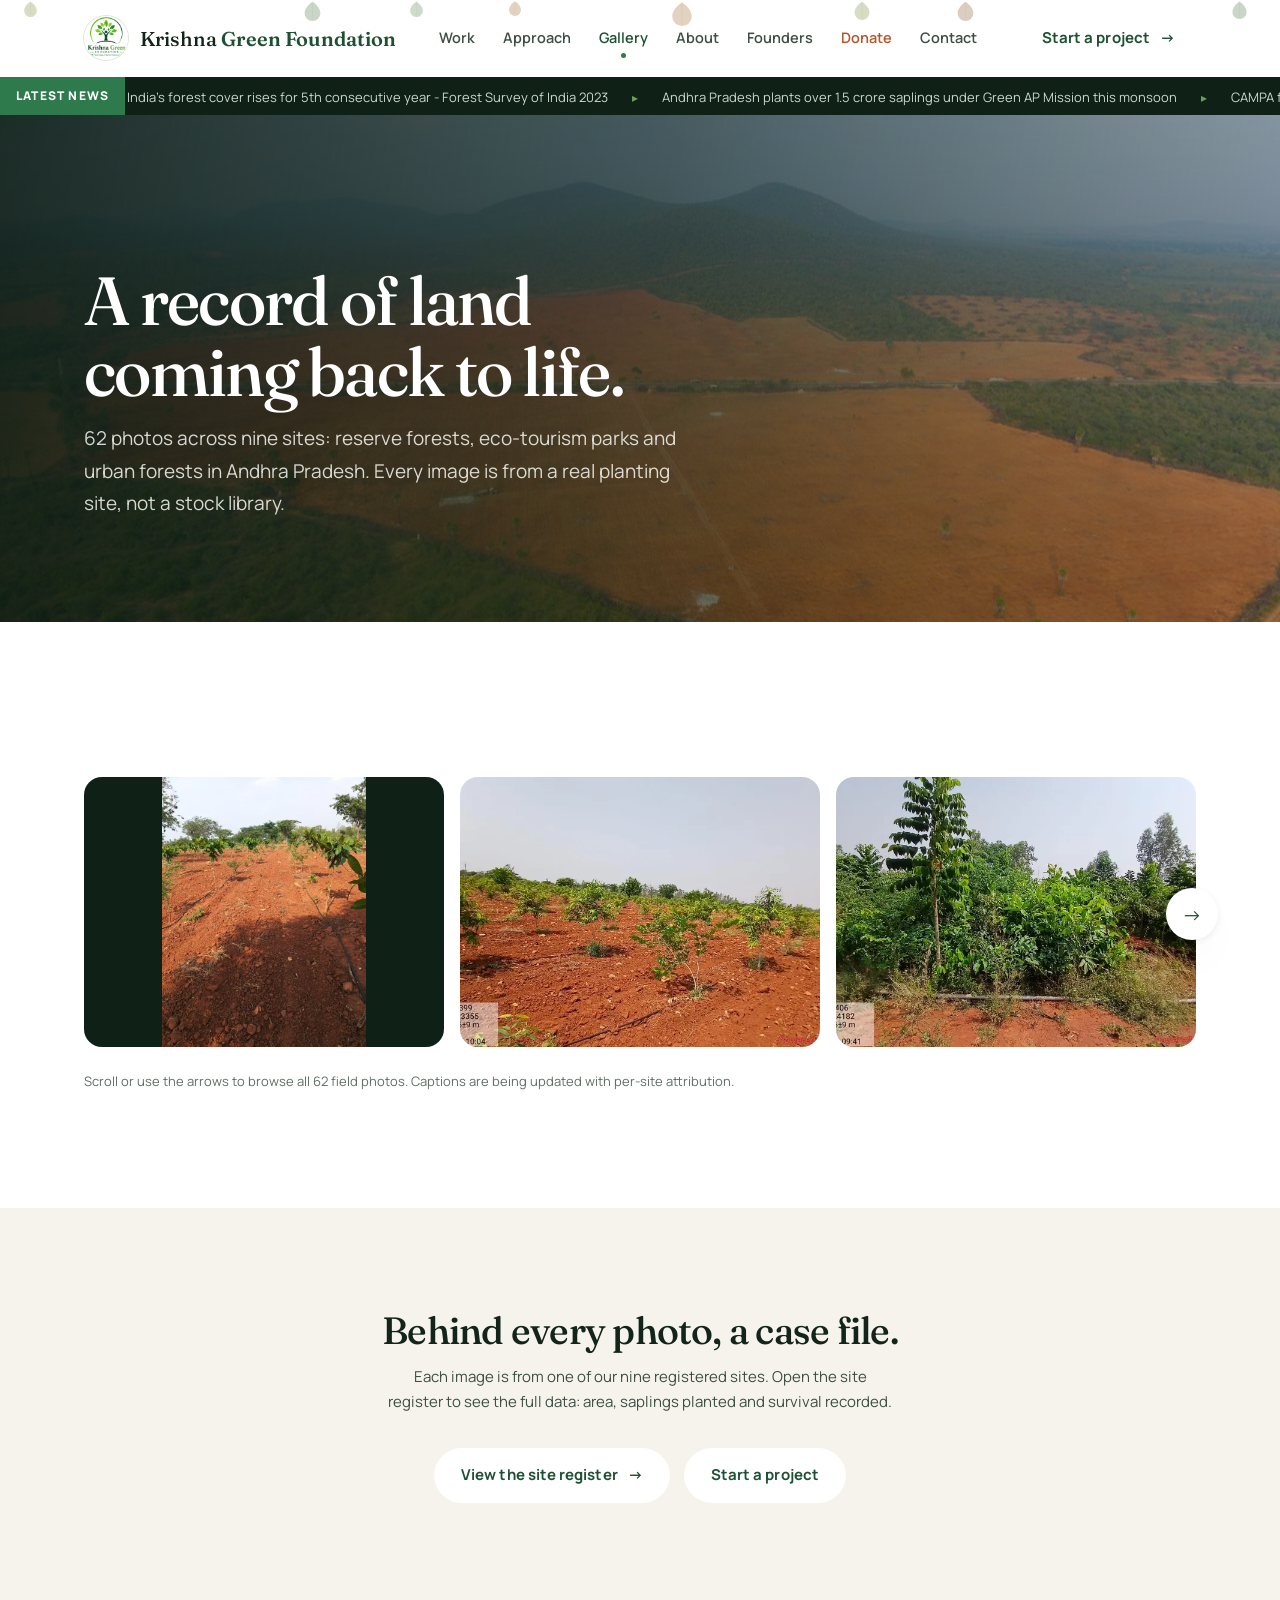
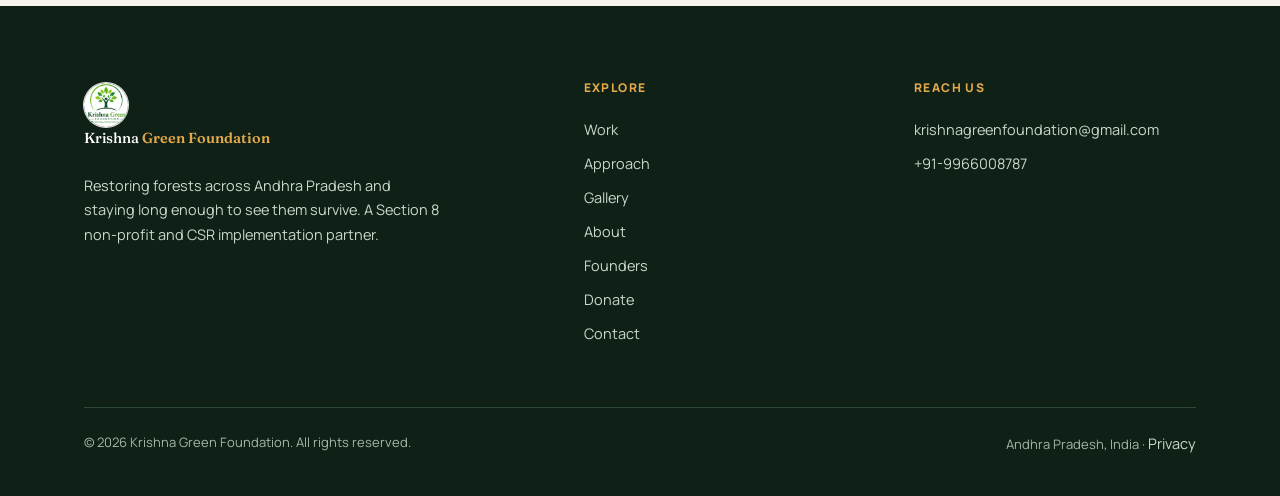
<file: gallery/index.html>
<!doctype html>
<html lang="en">

<head>
  <meta charset="utf-8" />
  <meta name="viewport" content="width=device-width, initial-scale=1" />

  <title>Forest Restoration Photos | Krishna Green Foundation</title>
  <meta name="description"
    content="Photos from the field: forest restoration sites across Andhra Pradesh, from bare land to established canopy." />
  <meta property="og:type" content="website" />
  <meta property="og:title" content="Forest Restoration Photos | Krishna Green Foundation" />
  <meta property="og:description" content="A record of land coming back to life. Photos from nine forest restoration sites across Andhra Pradesh." />
  <meta property="og:image" content="https://krishnagreenfoundation.com/images/og-cover.jpg" />
  <meta property="og:url" content="https://krishnagreenfoundation.com/gallery/" />
  <meta property="og:locale" content="en_IN" />
  <meta property="og:site_name" content="Krishna Green Foundation" />
  <meta name="twitter:card" content="summary_large_image" />
  <meta name="twitter:title" content="Forest Restoration Photos | Krishna Green Foundation" />
  <meta name="twitter:description" content="A record of land coming back to life. Photos from nine forest restoration sites across Andhra Pradesh." />
  <meta name="twitter:image" content="https://krishnagreenfoundation.com/images/og-cover.jpg" />
  <meta name="robots" content="index, follow" />
  <meta name="author" content="Krishna Green Foundation" />
  <meta name="geo.region" content="IN-AP" />
  <meta name="geo.placename" content="Andhra Pradesh, India" />
  <link rel="canonical" href="https://krishnagreenfoundation.com/gallery/" />
  <meta name="theme-color" content="#17130E" />
  <link rel="icon" href="../images/logo.jpeg" type="image/jpeg" />
  <link rel="apple-touch-icon" href="../images/logo.jpeg" />

  <link rel="preload" as="image" href="../images/10.jpeg" fetchpriority="high" />
  <link rel="preconnect" href="https://fonts.googleapis.com" />
  <link rel="preconnect" href="https://fonts.gstatic.com" crossorigin />
  <link rel="preload" as="style" href="https://fonts.googleapis.com/css2?family=Fraunces:ital,opsz,wght@0,9..144,400..700;1,9..144,400..600&amp;family=Manrope:wght@400;500;600;700;800&amp;display=swap" onload="this.onload=null;this.rel='stylesheet'" />
  <noscript><link rel="stylesheet" href="https://fonts.googleapis.com/css2?family=Fraunces:ital,opsz,wght@0,9..144,400..700;1,9..144,400..600&amp;family=Manrope:wght@400;500;600;700;800&amp;display=swap" /></noscript>
  <link rel="stylesheet" href="../styles.css" />

  <script type="application/ld+json">
{
  "@context": "https://schema.org",
  "@graph": [
    {
      "@type": "BreadcrumbList",
      "itemListElement": [
        {"@type":"ListItem","position":1,"name":"Home","item":"https://krishnagreenfoundation.com/"},
        {"@type":"ListItem","position":2,"name":"Gallery","item":"https://krishnagreenfoundation.com/gallery/"}
      ]
    },
    {
      "@type": "ImageGallery",
      "name": "Krishna Green Foundation - Field Photography",
      "description": "Photos from the field: forest restoration sites across Andhra Pradesh, from bare land to established canopy.",
      "url": "https://krishnagreenfoundation.com/gallery/",
      "author": {
        "@type": "NGO",
        "name": "Krishna Green Foundation",
        "url": "https://krishnagreenfoundation.com"
      }
    }
  ]
}
</script>
</head>

<body>
  <a class="skip" href="#main">Skip to content</a>

  <!-- ========================== NAV ========================== -->
  <header class="nav" id="nav" data-open="false">
    <div class="wrap nav__in">
      <a class="brand" href="/" aria-label="Krishna Green Foundation - home">
        <img src="../images/logo.jpeg" class="mark" alt="" />
        <span>Krishna&nbsp;<b>Green</b>&nbsp;<b>Foundation</b></span>
      </a>
      <nav class="nav__links" aria-label="Primary">
        <a href="/work/">Work</a>
        <a href="/approach/">Approach</a>
        <a href="/gallery/" aria-current="page">Gallery</a>
        <a href="/about/">About</a>
        <a href="/founders/">Founders</a>
        <a href="/donate/">Donate</a>
        <a href="/contact/">Contact</a>
      </nav>
      <div class="nav__cta">
        <a class="btn btn--onDark" href="/contact/">Start a project <span class="arw" aria-hidden="true">→</span></a>
        <button class="nav__toggle" id="navToggle" aria-expanded="false" aria-controls="mobileMenu"
          aria-label="Open menu"><span></span></button>
      </div>
    </div>
  </header>
  <div class="mobile" id="mobileMenu">
    <a href="/work/">Work</a>
    <a href="/approach/">Approach</a>
    <a href="/gallery/">Gallery</a>
    <a href="/about/">About</a>
    <a href="/founders/">Founders</a>
    <a href="/donate/">Donate</a>
    <a href="/contact/">Contact</a>
    <a class="btn btn--onDark" href="/contact/">Start a project</a>
  </div>

  <div class="ticker" role="marquee" aria-label="Latest plantation and forestry news">
    <span class="ticker__label" aria-hidden="true">Latest&nbsp;News</span>
    <div class="ticker__wrap"><div class="ticker__track" id="tickerTrack">Loading…</div></div>
  </div>

  <main id="main">

    <!-- ========================== PAGE BANNER ========================== -->
    <section class="page-banner" style="--banner:url('../images/10.jpeg')" aria-labelledby="gal-banner-h">
      <div class="wrap">
        <div class="cartouche">
          <span class="ct-tr" aria-hidden="true"></span><span class="ct-bl" aria-hidden="true"></span>
          <h1 id="gal-banner-h" class="page-banner__h1">A record of land<br>coming back to life.</h1>
          <p class="lede lede--onDark" style="margin-top:16px;max-width:50ch">
            62 photos across nine sites: reserve forests, eco-tourism parks and urban forests in Andhra Pradesh.
            Every image is from a real planting site, not a stock library.
          </p>
        </div>
      </div>
    </section>

    <!-- ========================== GALLERY ========================== -->
    <section class="section gallery" aria-labelledby="gal-h">
      <div class="wrap">
        <div class="gallery__carousel reveal">
          <button class="gallery__arrow gallery__arrow--prev" id="galPrev" aria-label="Previous photos"
            disabled>&#8592;</button>
          <div class="gallery__track" id="gallery-grid"><!-- injected by JS --></div>
          <button class="gallery__arrow gallery__arrow--next" id="galNext" aria-label="Next photos">&#8594;</button>
        </div>
        <p class="gallery__note" id="gal-h">Scroll or use the arrows to browse all 62 field photos. Captions are being updated with per-site attribution.</p>
      </div>
    </section>

    <!-- ========================== CLOSING CTA ========================== -->
    <section class="page-cta" aria-labelledby="gcta-h">
      <div class="wrap">
        <h2 id="gcta-h" class="display">Behind every photo, a case file.</h2>
        <p>Each image is from one of our nine registered sites. Open the site register to see the full data: area, saplings planted and survival recorded.</p>
        <div class="hero__cta">
          <a class="btn btn--onDark" href="/work/">View the site register <span class="arw" aria-hidden="true">→</span></a>
          <a class="btn btn--onDark btn--ghost" href="/contact/">Start a project</a>
        </div>
      </div>
    </section>

  </main>

  <!-- ========================== FOOTER ========================== -->
  <footer class="foot">
    <div class="wrap">
      <div class="foot__grid">
        <div>
          <a class="brand" href="/">
            <img src="../images/logo.jpeg" class="mark" alt="" />
            <span>Krishna&nbsp;<b>Green</b>&nbsp;<b>Foundation</b></span>
          </a>
          <p class="foot__mission">Restoring forests across Andhra Pradesh and staying long enough to see them survive.
            A Section 8 non-profit and CSR implementation partner.</p>
        </div>
        <div>
          <h3>Explore</h3>
          <a href="/work/">Work</a>
          <a href="/approach/">Approach</a>
          <a href="/gallery/">Gallery</a>
          <a href="/about/">About</a>
          <a href="/founders/">Founders</a>
          <a href="/donate/">Donate</a>
          <a href="/contact/">Contact</a>
        </div>
        <div>
          <h3>Reach us</h3>
          <a href="mailto:krishnagreenfoundation@gmail.com">krishnagreenfoundation@gmail.com</a>
          <a href="tel:+91-9966008787">+91-9966008787</a>
        </div>
      </div>
      <div class="foot__bar">
        <span>© <span id="yr"></span> Krishna Green Foundation. All rights reserved.</span>
        <span>Andhra Pradesh, India · <a href="/privacy/" style="display:inline">Privacy</a></span>
      </div>
    </div>
  </footer>

  <script src="../js/common.js"></script>
  <script src="../js/gallery.js"></script>
</body>

</html>
</file>
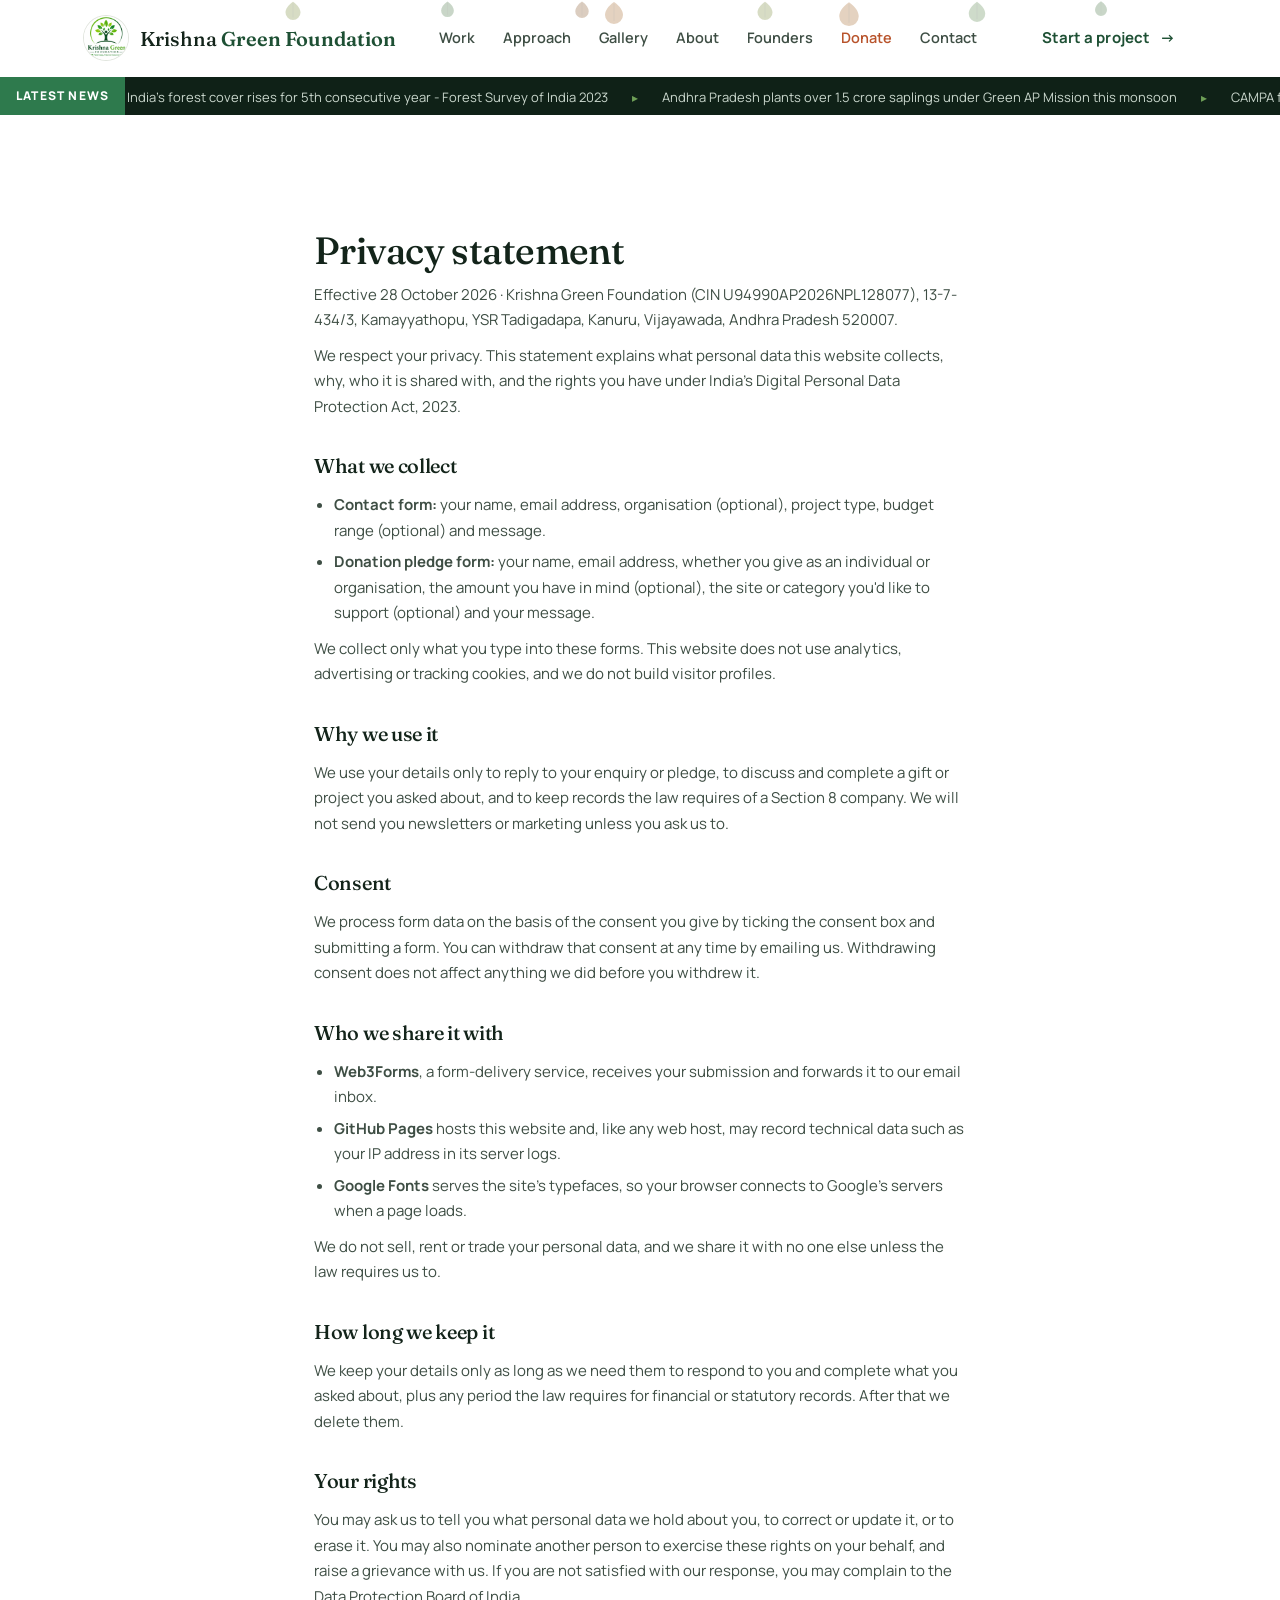
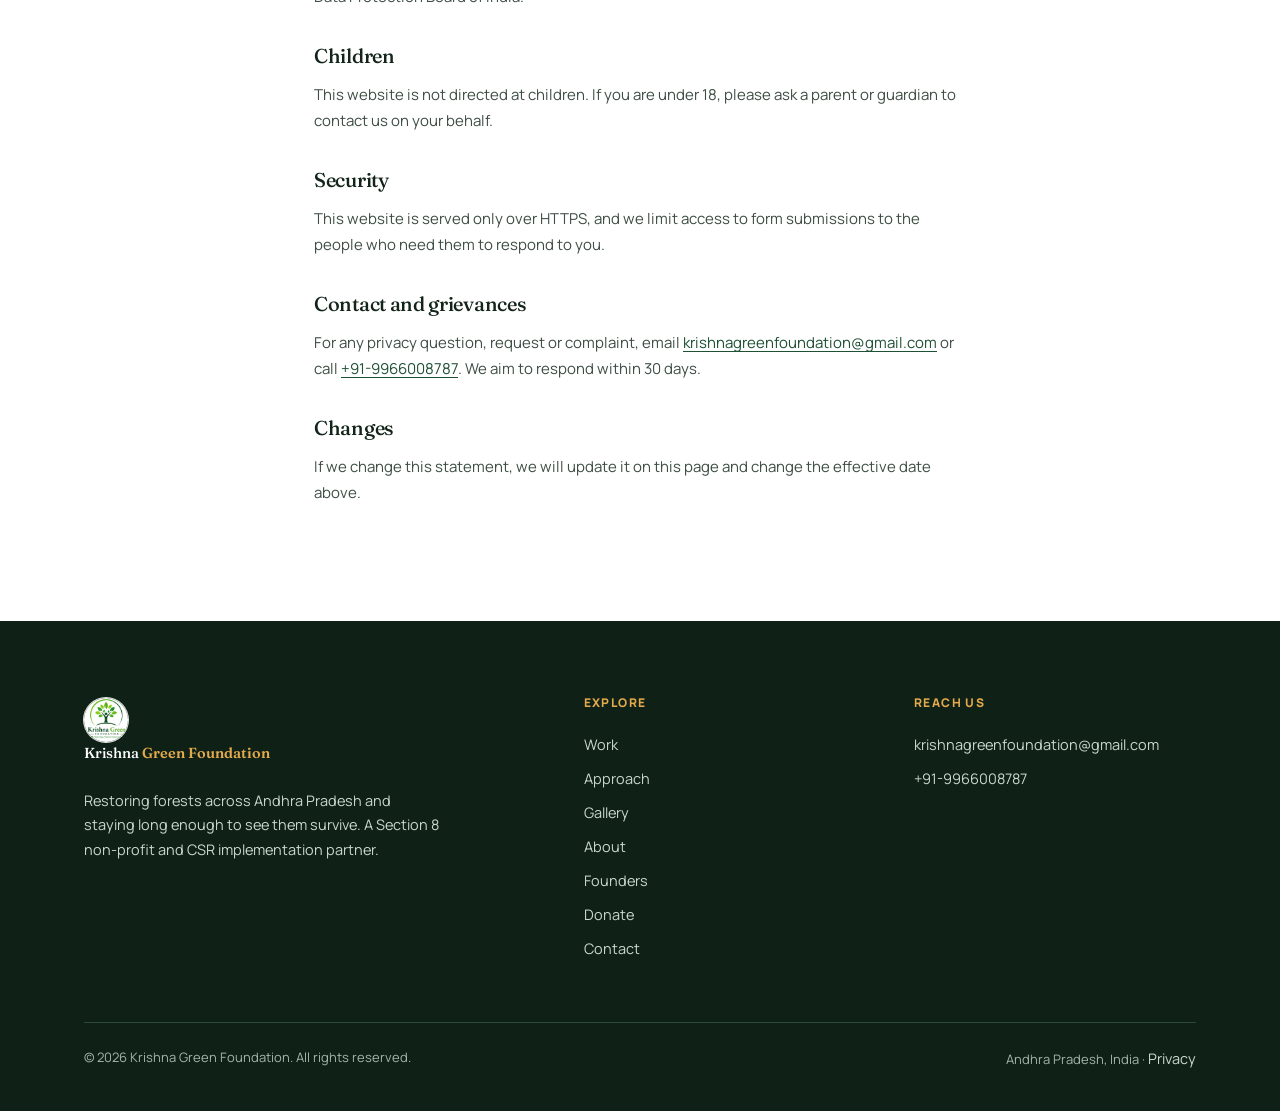
<file: privacy/index.html>
<!doctype html>
<html lang="en">

<head>
  <meta charset="utf-8" />
  <meta name="viewport" content="width=device-width, initial-scale=1" />

  <title>Privacy Statement | Krishna Green Foundation</title>
  <meta name="description"
    content="How Krishna Green Foundation collects, uses and protects personal data from its contact and donation forms, and your rights under the DPDP Act, 2023." />
  <meta property="og:type" content="website" />
  <meta property="og:title" content="Privacy Statement | Krishna Green Foundation" />
  <meta property="og:description"
    content="How we collect, use and protect personal data, and your rights under the DPDP Act, 2023." />
  <meta property="og:image" content="https://krishnagreenfoundation.com/images/og-cover.jpg" />
  <meta property="og:url" content="https://krishnagreenfoundation.com/privacy/" />
  <meta property="og:locale" content="en_IN" />
  <meta property="og:site_name" content="Krishna Green Foundation" />
  <meta name="twitter:card" content="summary_large_image" />
  <meta name="twitter:title" content="Privacy Statement | Krishna Green Foundation" />
  <meta name="twitter:description" content="How we collect, use and protect personal data, and your rights under the DPDP Act, 2023." />
  <meta name="twitter:image" content="https://krishnagreenfoundation.com/images/og-cover.jpg" />
  <meta name="robots" content="index, follow" />
  <meta name="author" content="Krishna Green Foundation" />
  <meta name="geo.region" content="IN-AP" />
  <meta name="geo.placename" content="Vijayawada, Andhra Pradesh, India" />
  <link rel="canonical" href="https://krishnagreenfoundation.com/privacy/" />
  <meta name="theme-color" content="#17130E" />
  <link rel="icon" href="../images/logo.jpeg" type="image/jpeg" />
  <link rel="apple-touch-icon" href="../images/logo.jpeg" />
  <link rel="preconnect" href="https://fonts.googleapis.com" />
  <link rel="preconnect" href="https://fonts.gstatic.com" crossorigin />
  <link rel="preload" as="style" href="https://fonts.googleapis.com/css2?family=Fraunces:ital,opsz,wght@0,9..144,400..700;1,9..144,400..600&amp;family=Manrope:wght@400;500;600;700;800&amp;display=swap" onload="this.onload=null;this.rel='stylesheet'" />
  <noscript><link rel="stylesheet" href="https://fonts.googleapis.com/css2?family=Fraunces:ital,opsz,wght@0,9..144,400..700;1,9..144,400..600&amp;family=Manrope:wght@400;500;600;700;800&amp;display=swap" /></noscript>
  <link rel="stylesheet" href="../styles.css" />

  <script type="application/ld+json">
  {"@context":"https://schema.org","@type":"BreadcrumbList","itemListElement":[
    {"@type":"ListItem","position":1,"name":"Home","item":"https://krishnagreenfoundation.com/"},
    {"@type":"ListItem","position":2,"name":"Privacy","item":"https://krishnagreenfoundation.com/privacy/"}]}
  </script>
</head>

<body>
  <a class="skip" href="#main">Skip to content</a>

  <!-- ========================== NAV ========================== -->
  <header class="nav" id="nav" data-open="false">
    <div class="wrap nav__in">
      <a class="brand" href="/" aria-label="Krishna Green Foundation - home">
        <img src="../images/logo.jpeg" class="mark" alt="" />
        <span>Krishna&nbsp;<b>Green</b>&nbsp;<b>Foundation</b></span>
      </a>
      <nav class="nav__links" aria-label="Primary">
        <a href="/work/">Work</a>
        <a href="/approach/">Approach</a>
        <a href="/gallery/">Gallery</a>
        <a href="/about/">About</a>
        <a href="/founders/">Founders</a>
        <a href="/donate/">Donate</a>
        <a href="/contact/">Contact</a>
      </nav>
      <div class="nav__cta">
        <a class="btn btn--onDark" href="/contact/">Start a project <span class="arw" aria-hidden="true">→</span></a>
        <button class="nav__toggle" id="navToggle" aria-expanded="false" aria-controls="mobileMenu"
          aria-label="Open menu"><span></span></button>
      </div>
    </div>
  </header>
  <div class="mobile" id="mobileMenu">
    <a href="/work/">Work</a>
    <a href="/approach/">Approach</a>
    <a href="/gallery/">Gallery</a>
    <a href="/about/">About</a>
    <a href="/founders/">Founders</a>
    <a href="/donate/">Donate</a>
    <a href="/contact/">Contact</a>
    <a class="btn btn--onDark" href="/contact/">Start a project</a>
  </div>

  <div class="ticker" role="marquee" aria-label="Latest plantation and forestry news">
    <span class="ticker__label" aria-hidden="true">Latest&nbsp;News</span>
    <div class="ticker__wrap"><div class="ticker__track" id="tickerTrack">Loading…</div></div>
  </div>

  <main id="main">
    <section class="section">
      <div class="wrap privacy-page">
        <article class="privacy" aria-labelledby="pv-h">
          <h1 id="pv-h">Privacy statement</h1>
          <p class="privacy__meta">Effective 28 October 2026 · Krishna Green Foundation (CIN U94990AP2026NPL128077), 13-7-434/3, Kamayyathopu, YSR Tadigadapa, Kanuru, Vijayawada, Andhra Pradesh 520007.</p>

          <p>We respect your privacy. This statement explains what personal data this website collects, why, who it is shared with, and the rights you have under India's Digital Personal Data Protection Act, 2023.</p>

          <h2>What we collect</h2>
          <ul>
            <li><b>Contact form:</b> your name, email address, organisation (optional), project type, budget range (optional) and message.</li>
            <li><b>Donation pledge form:</b> your name, email address, whether you give as an individual or organisation, the amount you have in mind (optional), the site or category you'd like to support (optional) and your message.</li>
          </ul>
          <p>We collect only what you type into these forms. This website does not use analytics, advertising or tracking cookies, and we do not build visitor profiles.</p>

          <h2>Why we use it</h2>
          <p>We use your details only to reply to your enquiry or pledge, to discuss and complete a gift or project you asked about, and to keep records the law requires of a Section 8 company. We will not send you newsletters or marketing unless you ask us to.</p>

          <h2>Consent</h2>
          <p>We process form data on the basis of the consent you give by ticking the consent box and submitting a form. You can withdraw that consent at any time by emailing us. Withdrawing consent does not affect anything we did before you withdrew it.</p>

          <h2>Who we share it with</h2>
          <ul>
            <li><b>Web3Forms</b>, a form-delivery service, receives your submission and forwards it to our email inbox.</li>
            <li><b>GitHub Pages</b> hosts this website and, like any web host, may record technical data such as your IP address in its server logs.</li>
            <li><b>Google Fonts</b> serves the site's typefaces, so your browser connects to Google's servers when a page loads.</li>
          </ul>
          <p>We do not sell, rent or trade your personal data, and we share it with no one else unless the law requires us to.</p>

          <h2>How long we keep it</h2>
          <p>We keep your details only as long as we need them to respond to you and complete what you asked about, plus any period the law requires for financial or statutory records. After that we delete them.</p>

          <h2>Your rights</h2>
          <p>You may ask us to tell you what personal data we hold about you, to correct or update it, or to erase it. You may also nominate another person to exercise these rights on your behalf, and raise a grievance with us. If you are not satisfied with our response, you may complain to the Data Protection Board of India.</p>

          <h2>Children</h2>
          <p>This website is not directed at children. If you are under 18, please ask a parent or guardian to contact us on your behalf.</p>

          <h2>Security</h2>
          <p>This website is served only over HTTPS, and we limit access to form submissions to the people who need them to respond to you.</p>

          <h2>Contact and grievances</h2>
          <p>For any privacy question, request or complaint, email <a href="mailto:krishnagreenfoundation@gmail.com">krishnagreenfoundation@gmail.com</a> or call <a href="tel:+91-9966008787">+91-9966008787</a>. We aim to respond within 30 days.</p>

          <h2>Changes</h2>
          <p>If we change this statement, we will update it on this page and change the effective date above.</p>
        </article>
      </div>
    </section>
  </main>

  <!-- ========================== FOOTER ========================== -->
  <footer class="foot">
    <div class="wrap">
      <div class="foot__grid">
        <div>
          <a class="brand" href="/">
            <img src="../images/logo.jpeg" class="mark" alt="" />
            <span>Krishna&nbsp;<b>Green</b>&nbsp;<b>Foundation</b></span>
          </a>
          <p class="foot__mission">Restoring forests across Andhra Pradesh and staying long enough to see them survive.
            A Section 8 non-profit and CSR implementation partner.</p>
        </div>
        <div>
          <h3>Explore</h3>
          <a href="/work/">Work</a>
          <a href="/approach/">Approach</a>
          <a href="/gallery/">Gallery</a>
          <a href="/about/">About</a>
          <a href="/founders/">Founders</a>
          <a href="/donate/">Donate</a>
          <a href="/contact/">Contact</a>
        </div>
        <div>
          <h3>Reach us</h3>
          <a href="mailto:krishnagreenfoundation@gmail.com">krishnagreenfoundation@gmail.com</a>
          <a href="tel:+91-9966008787">+91-9966008787</a>
        </div>
      </div>
      <div class="foot__bar">
        <span>© <span id="yr"></span> Krishna Green Foundation. All rights reserved.</span>
        <span>Andhra Pradesh, India · <a href="/privacy/" style="display:inline">Privacy</a></span>
      </div>
    </div>
  </footer>

  <script src="../js/common.js"></script>
</body>

</html>
</file>
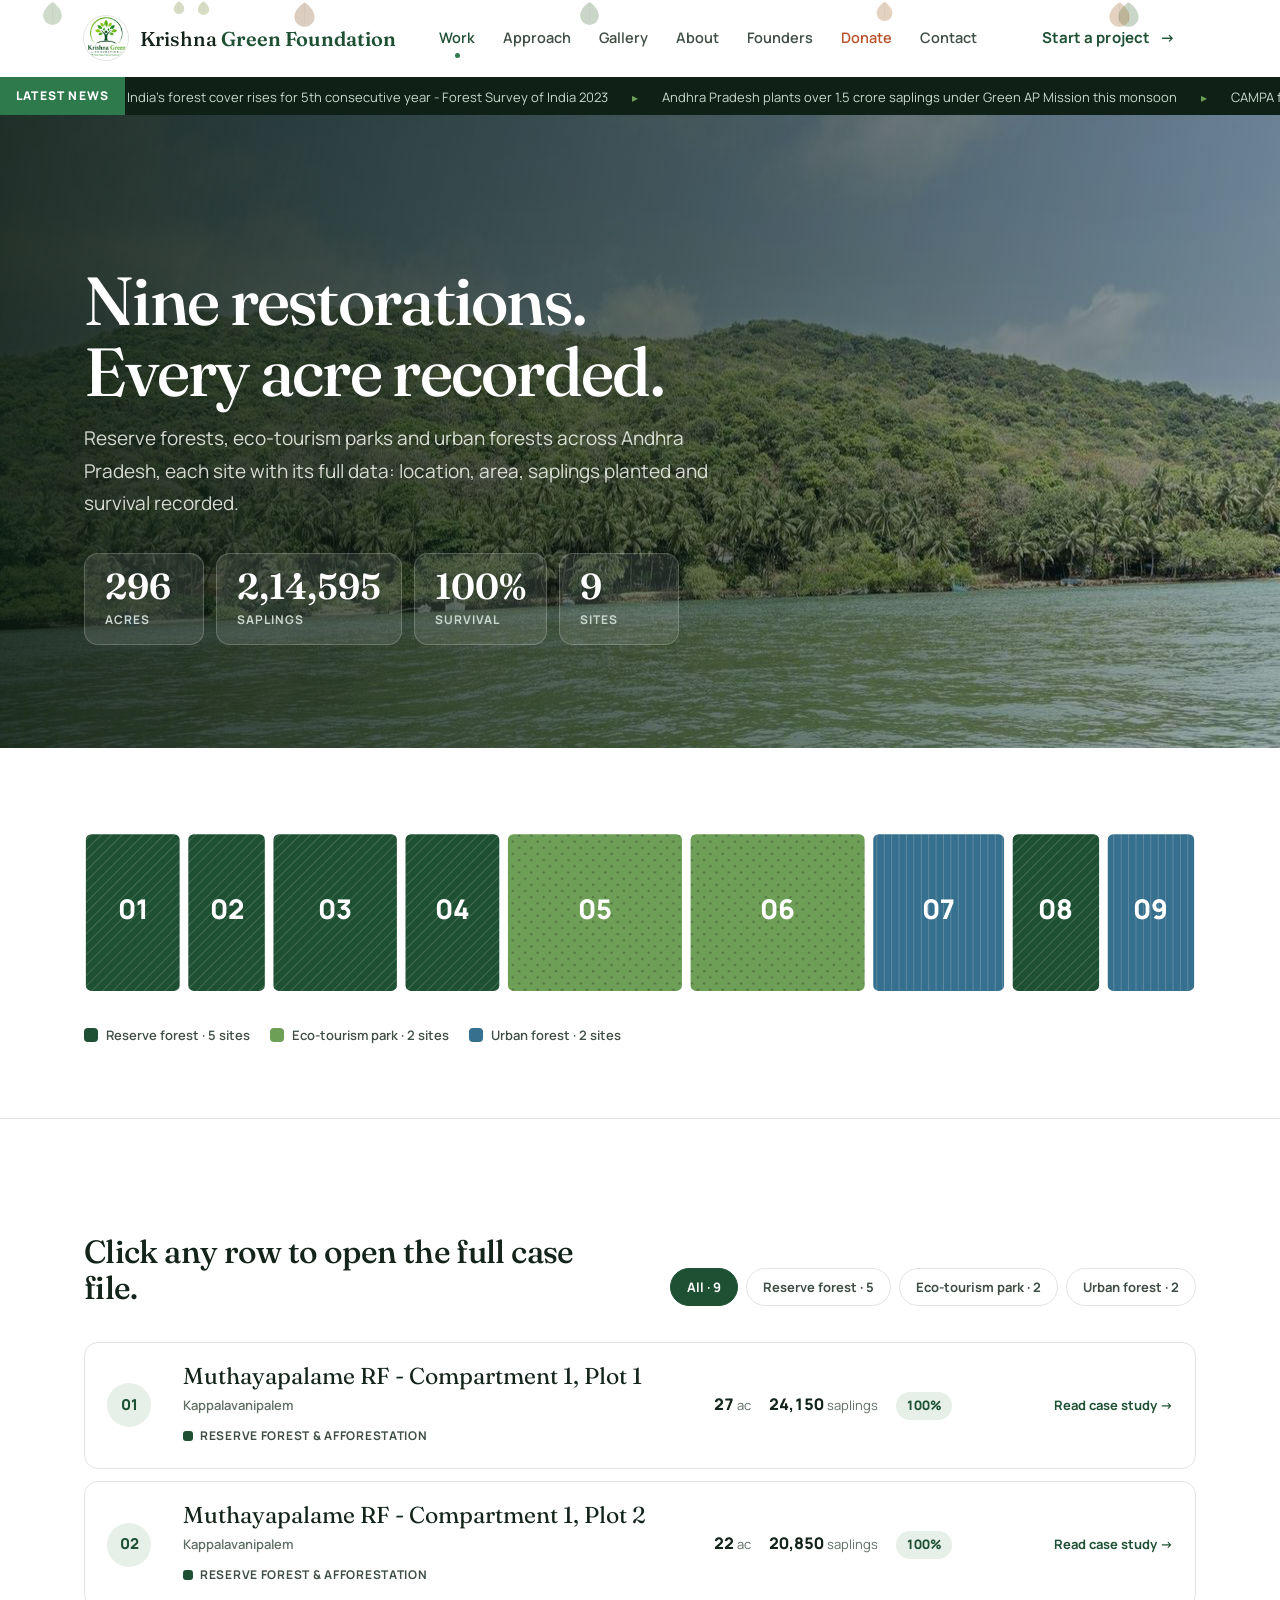
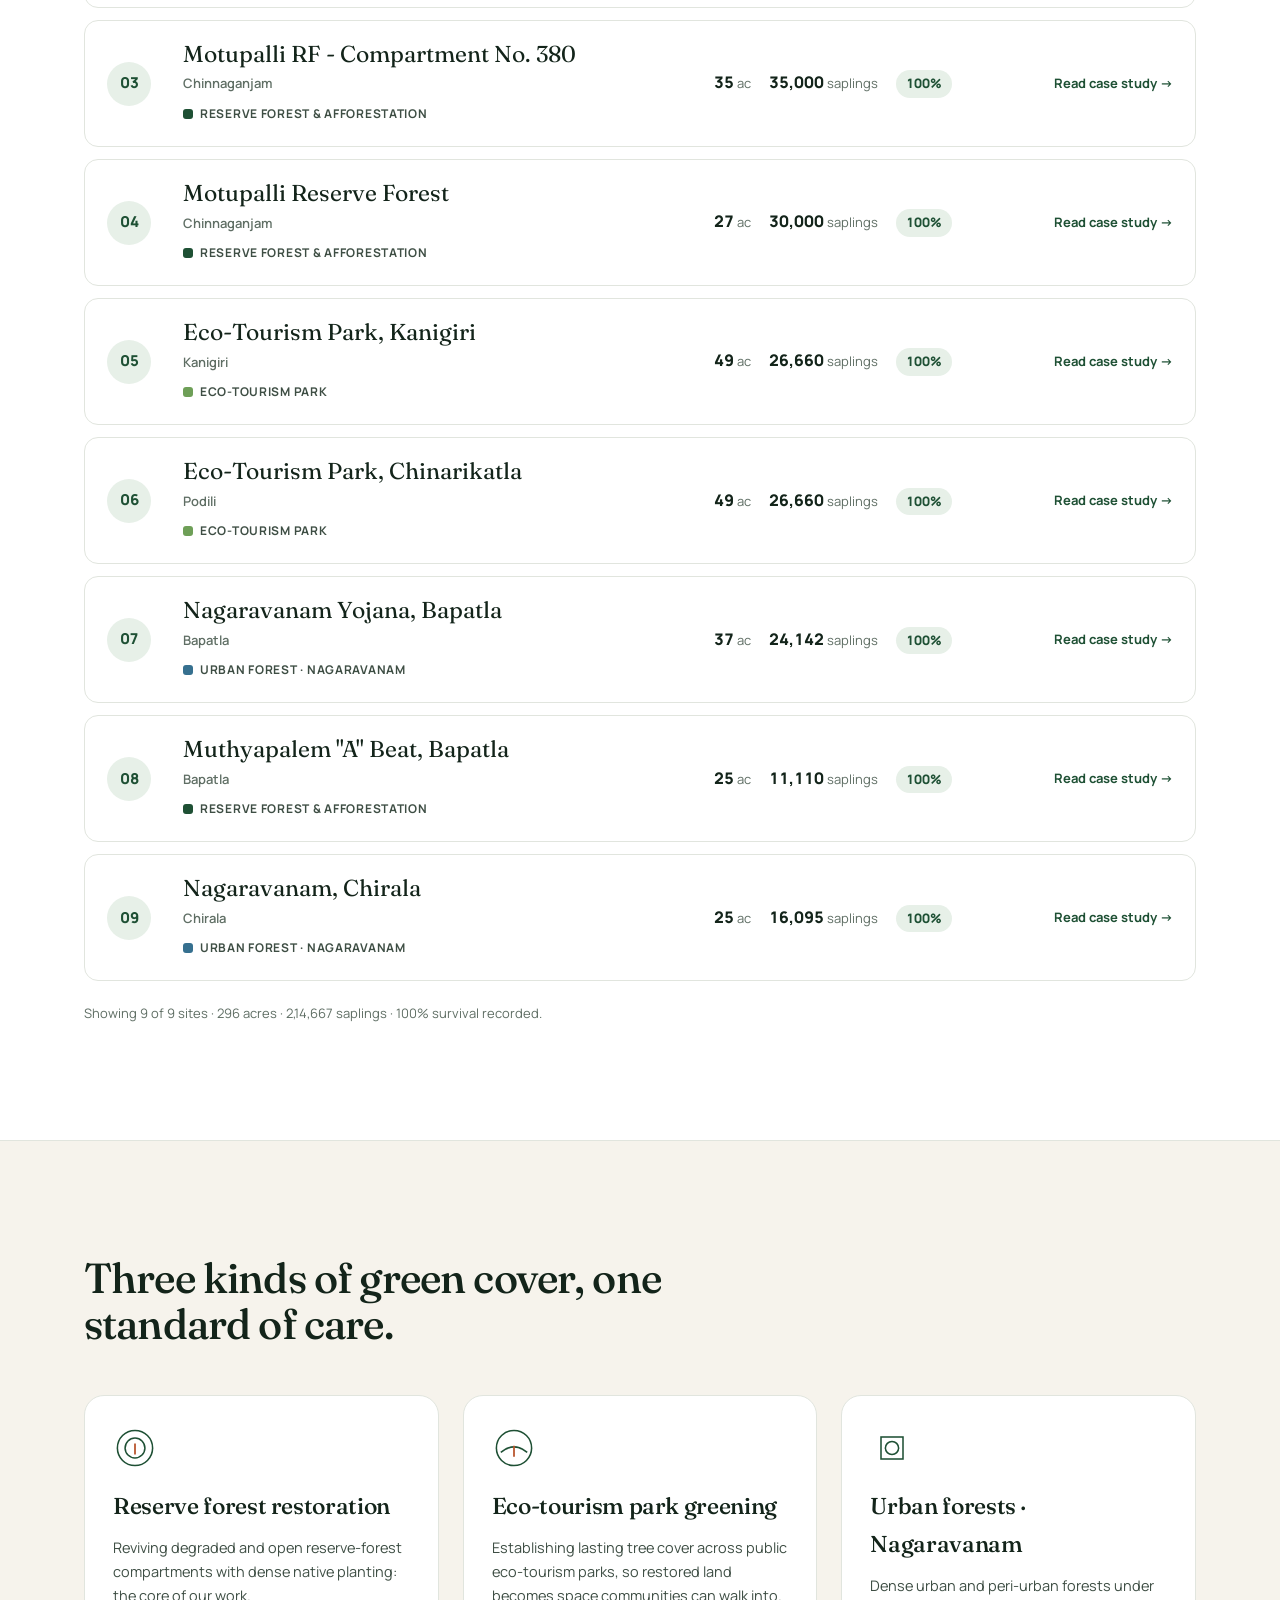
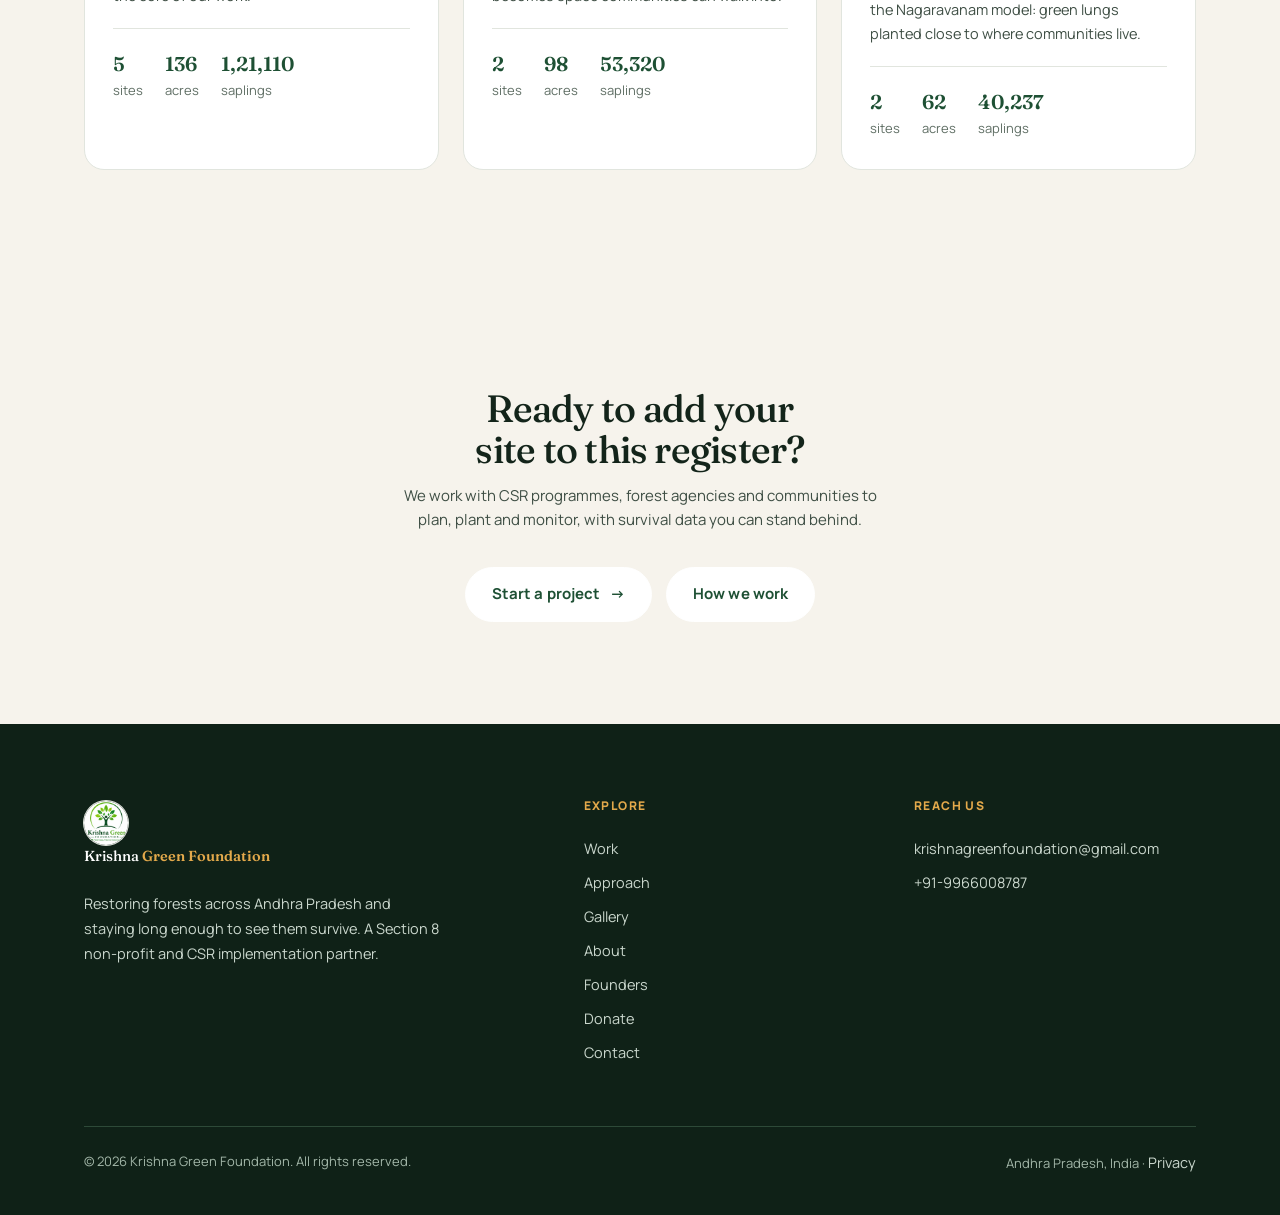
<file: work/index.html>
<!doctype html>
<html lang="en">

<head>
  <meta charset="utf-8" />
  <meta name="viewport" content="width=device-width, initial-scale=1" />

  <title>9 Forest Restoration Sites | Krishna Green Foundation</title>
  <meta name="description"
    content="The public register of our nine restoration sites in Andhra Pradesh: reserve forests, eco-tourism parks and urban forests, with area, saplings and survival." />
  <meta property="og:type" content="website" />
  <meta property="og:title" content="9 Forest Restoration Sites | Krishna Green Foundation" />
  <meta property="og:description"
    content="Nine restorations, 296 acres and 2,14,667 saplings across Andhra Pradesh. Open the register to read any one." />
  <meta property="og:image" content="https://krishnagreenfoundation.com/images/og-cover.jpg" />
  <meta property="og:url" content="https://krishnagreenfoundation.com/work/" />
  <meta property="og:locale" content="en_IN" />
  <meta property="og:site_name" content="Krishna Green Foundation" />
  <meta name="twitter:card" content="summary_large_image" />
  <meta name="twitter:title" content="9 Forest Restoration Sites | Krishna Green Foundation" />
  <meta name="twitter:description" content="Nine restorations, 296 acres and 2,14,667 saplings across Andhra Pradesh. Open the register to see any one." />
  <meta name="twitter:image" content="https://krishnagreenfoundation.com/images/og-cover.jpg" />
  <meta name="robots" content="index, follow" />
  <meta name="author" content="Krishna Green Foundation" />
  <meta name="geo.region" content="IN-AP" />
  <meta name="geo.placename" content="Andhra Pradesh, India" />
  <link rel="canonical" href="https://krishnagreenfoundation.com/work/" />
  <meta name="theme-color" content="#17130E" />
  <link rel="icon" href="../images/logo.jpeg" type="image/jpeg" />
  <link rel="apple-touch-icon" href="../images/logo.jpeg" />

  <link rel="preload" as="image" href="../images/stock/banner-green-hills.jpg" fetchpriority="high" />
  <link rel="preconnect" href="https://fonts.googleapis.com" />
  <link rel="preconnect" href="https://fonts.gstatic.com" crossorigin />
  <link rel="preload" as="style" href="https://fonts.googleapis.com/css2?family=Fraunces:ital,opsz,wght@0,9..144,400..700;1,9..144,400..600&amp;family=Manrope:wght@400;500;600;700;800&amp;display=swap" onload="this.onload=null;this.rel='stylesheet'" />
  <noscript><link rel="stylesheet" href="https://fonts.googleapis.com/css2?family=Fraunces:ital,opsz,wght@0,9..144,400..700;1,9..144,400..600&amp;family=Manrope:wght@400;500;600;700;800&amp;display=swap" /></noscript>
  <link rel="stylesheet" href="../styles.css" />

  <script type="application/ld+json">
{
  "@context": "https://schema.org",
  "@graph": [
    {
      "@type": "BreadcrumbList",
      "itemListElement": [
        {"@type":"ListItem","position":1,"name":"Home","item":"https://krishnagreenfoundation.com/"},
        {"@type":"ListItem","position":2,"name":"Our Work","item":"https://krishnagreenfoundation.com/work/"}
      ]
    },
    {
      "@type": "Dataset",
      "name": "Krishna Green Foundation - Plantation Site Register",
      "description": "Nine afforestation and forest-restoration sites across Andhra Pradesh: reserve forests, eco-tourism parks and urban forests. Includes area, saplings planted and recorded survival.",
      "url": "https://krishnagreenfoundation.com/work/",
      "creator": {
        "@type": "NGO",
        "name": "Krishna Green Foundation",
        "url": "https://krishnagreenfoundation.com"
      },
      "spatialCoverage": "Andhra Pradesh, India",
      "variableMeasured": ["Area (acres)", "Saplings planted", "Survival rate"],
      "measurementTechnique": "Field plantation register maintained by Krishna Green Foundation"
    }
  ]
}
</script>
</head>

<body>
  <a class="skip" href="#main">Skip to content</a>

  <!-- ========================== NAV ========================== -->
  <header class="nav" id="nav" data-open="false">
    <div class="wrap nav__in">
      <a class="brand" href="/" aria-label="Krishna Green Foundation - home">
        <img src="../images/logo.jpeg" class="mark" alt="" />
        <span>Krishna&nbsp;<b>Green</b>&nbsp;<b>Foundation</b></span>
      </a>
      <nav class="nav__links" aria-label="Primary">
        <a href="/work/" aria-current="page">Work</a>
        <a href="/approach/">Approach</a>
        <a href="/gallery/">Gallery</a>
        <a href="/about/">About</a>
        <a href="/founders/">Founders</a>
        <a href="/donate/">Donate</a>
        <a href="/contact/">Contact</a>
      </nav>
      <div class="nav__cta">
        <a class="btn btn--onDark" href="/contact/">Start a project <span class="arw" aria-hidden="true">→</span></a>
        <button class="nav__toggle" id="navToggle" aria-expanded="false" aria-controls="mobileMenu"
          aria-label="Open menu"><span></span></button>
      </div>
    </div>
  </header>
  <div class="mobile" id="mobileMenu">
    <a href="/work/">Work</a>
    <a href="/approach/">Approach</a>
    <a href="/gallery/">Gallery</a>
    <a href="/about/">About</a>
    <a href="/founders/">Founders</a>
    <a href="/donate/">Donate</a>
    <a href="/contact/">Contact</a>
    <a class="btn btn--onDark" href="/contact/">Start a project</a>
  </div>

  <div class="ticker" role="marquee" aria-label="Latest plantation and forestry news">
    <span class="ticker__label" aria-hidden="true">Latest&nbsp;News</span>
    <div class="ticker__wrap"><div class="ticker__track" id="tickerTrack">Loading…</div></div>
  </div>

  <main id="main">

    <!-- ========================== PAGE BANNER ========================== -->
    <section class="page-banner" style="--banner:url('../images/stock/banner-green-hills.jpg')" aria-labelledby="work-banner-h">
      <div class="wrap">
        <div class="cartouche">
          <span class="ct-tr" aria-hidden="true"></span><span class="ct-bl" aria-hidden="true"></span>
          <h1 id="work-banner-h" class="page-banner__h1">Nine restorations.<br>Every acre recorded.</h1>
          <p class="lede lede--onDark" style="margin-top:16px;max-width:52ch">
            Reserve forests, eco-tourism parks and urban forests across Andhra Pradesh,
            each site with its full data: location, area, saplings planted and survival recorded.
          </p>
          <div class="page-banner__stats">
            <div class="pb-stat"><span class="pb-stat__n">296</span><span class="pb-stat__l">acres</span></div>
            <div class="pb-stat"><span class="pb-stat__n">2,14,667</span><span class="pb-stat__l">saplings</span></div>
            <div class="pb-stat"><span class="pb-stat__n">100%</span><span class="pb-stat__l">survival</span></div>
            <div class="pb-stat"><span class="pb-stat__n">9</span><span class="pb-stat__l">sites</span></div>
          </div>
        </div>
      </div>
    </section>

    <!-- ========================== COMPARTMENT MAP ========================== -->
    <section class="section" style="padding-block:clamp(44px,6vw,72px)" aria-labelledby="map-h">
      <div class="wrap">
        <h2 id="map-h" class="sr">The compartment map</h2>
        <svg class="compmap" viewBox="0 0 901 150" role="img"
          aria-label="Schematic compartment map of the nine registered sites, each parcel drawn to width by its recorded acreage">
          <defs>
            <pattern id="hatchReserve2" width="6" height="6" patternUnits="userSpaceOnUse" patternTransform="rotate(45)">
              <rect width="6" height="6" fill="var(--compartment)" />
              <line x1="0" y1="0" x2="0" y2="6" stroke="rgba(244,238,218,.18)" stroke-width="1.5" />
            </pattern>
            <pattern id="hatchPark2" width="10" height="10" patternUnits="userSpaceOnUse">
              <rect width="10" height="10" fill="var(--compartment-3)" />
              <circle cx="2.5" cy="2.5" r="1" fill="rgba(23,19,14,.3)" />
              <circle cx="7.5" cy="7.5" r="1" fill="rgba(23,19,14,.3)" />
            </pattern>
            <pattern id="hatchUrban2" width="6" height="6" patternUnits="userSpaceOnUse">
              <rect width="6" height="6" fill="var(--cat-urban)" />
              <line x1="0" y1="0" x2="0" y2="6" stroke="rgba(244,238,218,.22)" stroke-width="1.5" />
            </pattern>
          </defs>
          <rect class="parcel" x="0" y="10" width="79" height="130" fill="url(#hatchReserve2)" />
          <text class="parcel-no" x="39.5" y="80" font-size="22" text-anchor="middle">01</text>
          <rect class="parcel" x="83" y="10" width="65" height="130" fill="url(#hatchReserve2)" />
          <text class="parcel-no" x="115.5" y="80" font-size="22" text-anchor="middle">02</text>
          <rect class="parcel" x="152" y="10" width="103" height="130" fill="url(#hatchReserve2)" />
          <text class="parcel-no" x="203.5" y="80" font-size="22" text-anchor="middle">03</text>
          <rect class="parcel" x="259" y="10" width="79" height="130" fill="url(#hatchReserve2)" />
          <text class="parcel-no" x="298.5" y="80" font-size="22" text-anchor="middle">04</text>
          <rect class="parcel" x="342" y="10" width="144" height="130" fill="url(#hatchPark2)" />
          <text class="parcel-no" x="414" y="80" font-size="22" text-anchor="middle" fill="var(--night)">05</text>
          <rect class="parcel" x="490" y="10" width="144" height="130" fill="url(#hatchPark2)" />
          <text class="parcel-no" x="562" y="80" font-size="22" text-anchor="middle" fill="var(--night)">06</text>
          <rect class="parcel" x="638" y="10" width="109" height="130" fill="url(#hatchUrban2)" />
          <text class="parcel-no" x="692.5" y="80" font-size="22" text-anchor="middle">07</text>
          <rect class="parcel" x="751" y="10" width="73" height="130" fill="url(#hatchReserve2)" />
          <text class="parcel-no" x="787.5" y="80" font-size="22" text-anchor="middle">08</text>
          <rect class="parcel" x="828" y="10" width="73" height="130" fill="url(#hatchUrban2)" />
          <text class="parcel-no" x="864.5" y="80" font-size="22" text-anchor="middle">09</text>
        </svg>
        <div class="compmap-legend">
          <span><i style="background:var(--compartment)"></i> Reserve forest · 5 sites</span>
          <span><i style="background:var(--compartment-3)"></i> Eco-tourism park · 2 sites</span>
          <span><i style="background:var(--cat-urban)"></i> Urban forest · 2 sites</span>
        </div>
      </div>
    </section>

    <hr class="rule" />

    <!-- ========================== SITE REGISTER ========================== -->
    <section class="section" aria-labelledby="reg-h">
      <div class="wrap">
        <div class="reg__head reveal">
          <div>
            <h2 id="reg-h" class="display" style="font-size:clamp(22px,2.8vw,32px);color:var(--ink)">
              Click any row to open the full case file.</h2>
          </div>
          <div class="filters" role="group" aria-label="Filter sites by type">
            <button data-filter="all" aria-pressed="true">All · 9</button>
            <button data-filter="reserve" aria-pressed="false">Reserve forest · 5</button>
            <button data-filter="park" aria-pressed="false">Eco-tourism park · 2</button>
            <button data-filter="urban" aria-pressed="false">Urban forest · 2</button>
          </div>
        </div>

        <div class="register" id="register"><!-- static copy for non-JS crawlers; js/work.js re-renders from SITES -->
          <button class="site reveal is-visible" data-no="01" aria-haspopup="dialog"><span class="site__no">01</span><span class="site__mid"><span class="site__name">Muthayapalame RF - Compartment 1, Plot 1</span><br><span class="site__loc">Kappalavanipalem</span><br><span class="site__tag" data-cat="reserve">Reserve forest &amp; afforestation</span></span><span class="site__data"><span><b>27</b> ac</span><span><b>24,150</b> saplings</span><span class="surv">100%</span></span><span class="site__open">Read case study →</span></button>
          <button class="site reveal is-visible" data-no="02" aria-haspopup="dialog"><span class="site__no">02</span><span class="site__mid"><span class="site__name">Muthayapalame RF - Compartment 1, Plot 2</span><br><span class="site__loc">Kappalavanipalem</span><br><span class="site__tag" data-cat="reserve">Reserve forest &amp; afforestation</span></span><span class="site__data"><span><b>22</b> ac</span><span><b>20,850</b> saplings</span><span class="surv">100%</span></span><span class="site__open">Read case study →</span></button>
          <button class="site reveal is-visible" data-no="03" aria-haspopup="dialog"><span class="site__no">03</span><span class="site__mid"><span class="site__name">Motupalli RF - Compartment No. 380</span><br><span class="site__loc">Chinnaganjam</span><br><span class="site__tag" data-cat="reserve">Reserve forest &amp; afforestation</span></span><span class="site__data"><span><b>35</b> ac</span><span><b>35,000</b> saplings</span><span class="surv">100%</span></span><span class="site__open">Read case study →</span></button>
          <button class="site reveal is-visible" data-no="04" aria-haspopup="dialog"><span class="site__no">04</span><span class="site__mid"><span class="site__name">Motupalli Reserve Forest</span><br><span class="site__loc">Chinnaganjam</span><br><span class="site__tag" data-cat="reserve">Reserve forest &amp; afforestation</span></span><span class="site__data"><span><b>27</b> ac</span><span><b>30,000</b> saplings</span><span class="surv">100%</span></span><span class="site__open">Read case study →</span></button>
          <button class="site reveal is-visible" data-no="05" aria-haspopup="dialog"><span class="site__no">05</span><span class="site__mid"><span class="site__name">Eco-Tourism Park, Kanigiri</span><br><span class="site__loc">Kanigiri</span><br><span class="site__tag" data-cat="park">Eco-tourism park</span></span><span class="site__data"><span><b>49</b> ac</span><span><b>26,660</b> saplings</span><span class="surv">100%</span></span><span class="site__open">Read case study →</span></button>
          <button class="site reveal is-visible" data-no="06" aria-haspopup="dialog"><span class="site__no">06</span><span class="site__mid"><span class="site__name">Eco-Tourism Park, Chinarikatla</span><br><span class="site__loc">Podili</span><br><span class="site__tag" data-cat="park">Eco-tourism park</span></span><span class="site__data"><span><b>49</b> ac</span><span><b>26,660</b> saplings</span><span class="surv">100%</span></span><span class="site__open">Read case study →</span></button>
          <button class="site reveal is-visible" data-no="07" aria-haspopup="dialog"><span class="site__no">07</span><span class="site__mid"><span class="site__name">Nagaravanam Yojana, Bapatla</span><br><span class="site__loc">Bapatla</span><br><span class="site__tag" data-cat="urban">Urban forest · Nagaravanam</span></span><span class="site__data"><span><b>37</b> ac</span><span><b>24,142</b> saplings</span><span class="surv">100%</span></span><span class="site__open">Read case study →</span></button>
          <button class="site reveal is-visible" data-no="08" aria-haspopup="dialog"><span class="site__no">08</span><span class="site__mid"><span class="site__name">Muthyapalem &quot;A&quot; Beat, Bapatla</span><br><span class="site__loc">Bapatla</span><br><span class="site__tag" data-cat="reserve">Reserve forest &amp; afforestation</span></span><span class="site__data"><span><b>25</b> ac</span><span><b>11,110</b> saplings</span><span class="surv">100%</span></span><span class="site__open">Read case study →</span></button>
          <button class="site reveal is-visible" data-no="09" aria-haspopup="dialog"><span class="site__no">09</span><span class="site__mid"><span class="site__name">Nagaravanam, Chirala</span><br><span class="site__loc">Chirala</span><br><span class="site__tag" data-cat="urban">Urban forest · Nagaravanam</span></span><span class="site__data"><span><b>25</b> ac</span><span><b>16,095</b> saplings</span><span class="surv">100%</span></span><span class="site__open">Read case study →</span></button>
        </div>
        <p class="reg__foot" id="regFoot">Showing all 9 sites · 296 acres · 2,14,667 saplings. Site areas as recorded in
          the plantation register.</p>
      </div>
    </section>

    <hr class="rule" />

    <!-- ========================== CAPABILITIES ========================== -->
    <section class="section caps" aria-labelledby="cap-h">
      <div class="wrap">
        <h2 id="cap-h" class="display reveal"
          style="font-size:clamp(26px,3.6vw,42px);color:var(--ink);max-width:22ch">
          Three kinds of green cover, one standard of care.</h2>

        <div class="caps__grid reveal">
          <article class="cap">
            <svg class="cap__ring" viewBox="0 0 40 40" fill="none" aria-hidden="true">
              <circle cx="20" cy="20" r="16" stroke="currentColor" stroke-width="1.4" />
              <circle cx="20" cy="20" r="9" stroke="currentColor" stroke-width="1.4" />
              <path d="M20 26 V16" stroke="var(--stamp)" stroke-width="1.6" />
            </svg>
            <h3>Reserve forest restoration</h3>
            <p>Reviving degraded and open reserve-forest compartments with dense native planting: the core of our work.</p>
            <div class="cap__data">
              <div><b>5</b> sites</div>
              <div><b>136</b> acres</div>
              <div><b>1,21,110</b> saplings</div>
            </div>
          </article>
          <article class="cap">
            <svg class="cap__ring" viewBox="0 0 40 40" fill="none" aria-hidden="true">
              <circle cx="20" cy="20" r="16" stroke="currentColor" stroke-width="1.4" />
              <path d="M8 24 Q20 14 32 24" stroke="currentColor" stroke-width="1.4" />
              <path d="M20 28 V18" stroke="var(--stamp)" stroke-width="1.6" />
            </svg>
            <h3>Eco-tourism park greening</h3>
            <p>Establishing lasting tree cover across public eco-tourism parks, so restored land becomes space communities can walk into.</p>
            <div class="cap__data">
              <div><b>2</b> sites</div>
              <div><b>98</b> acres</div>
              <div><b>53,320</b> saplings</div>
            </div>
          </article>
          <article class="cap">
            <svg class="cap__ring" viewBox="0 0 40 40" fill="none" aria-hidden="true">
              <rect x="10" y="10" width="20" height="20" stroke="currentColor" stroke-width="1.4" />
              <circle cx="20" cy="20" r="6" stroke="currentColor" stroke-width="1.4" />
            </svg>
            <h3>Urban forests · Nagaravanam</h3>
            <p>Dense urban and peri-urban forests under the Nagaravanam model: green lungs planted close to where communities live.</p>
            <div class="cap__data">
              <div><b>2</b> sites</div>
              <div><b>62</b> acres</div>
              <div><b>40,237</b> saplings</div>
            </div>
          </article>
        </div>
      </div>
    </section>

    <!-- ========================== CLOSING CTA ========================== -->
    <section class="page-cta" aria-labelledby="wcta-h">
      <div class="wrap">
        <h2 id="wcta-h" class="display">Ready to add your site to this register?</h2>
        <p>We work with CSR programmes, forest agencies and communities to plan, plant and monitor, with survival data you can stand behind.</p>
        <div class="hero__cta">
          <a class="btn btn--onDark" href="/contact/">Start a project <span class="arw" aria-hidden="true">→</span></a>
          <a class="btn btn--onDark btn--ghost" href="/approach/">How we work</a>
        </div>
      </div>
    </section>

  </main>

  <!-- ========================== FOOTER ========================== -->
  <footer class="foot">
    <div class="wrap">
      <div class="foot__grid">
        <div>
          <a class="brand" href="/">
            <img src="../images/logo.jpeg" class="mark" alt="" />
            <span>Krishna&nbsp;<b>Green</b>&nbsp;<b>Foundation</b></span>
          </a>
          <p class="foot__mission">Restoring forests across Andhra Pradesh and staying long enough to see them survive.
            A Section 8 non-profit and CSR implementation partner.</p>
        </div>
        <div>
          <h3>Explore</h3>
          <a href="/work/">Work</a>
          <a href="/approach/">Approach</a>
          <a href="/gallery/">Gallery</a>
          <a href="/about/">About</a>
          <a href="/founders/">Founders</a>
          <a href="/donate/">Donate</a>
          <a href="/contact/">Contact</a>
        </div>
        <div>
          <h3>Reach us</h3>
          <a href="mailto:krishnagreenfoundation@gmail.com">krishnagreenfoundation@gmail.com</a>
          <a href="tel:+91-9966008787">+91-9966008787</a>
        </div>
      </div>
      <div class="foot__bar">
        <span>© <span id="yr"></span> Krishna Green Foundation. All rights reserved.</span>
        <span>Andhra Pradesh, India · <a href="/privacy/" style="display:inline">Privacy</a></span>
      </div>
    </div>
  </footer>

  <!-- ========================== CASE FILE MODAL ========================== -->
  <div class="modal" id="modal" data-open="false" role="dialog" aria-modal="true" aria-labelledby="md-title"
    aria-hidden="true">
    <div class="modal__scrim" data-close></div>
    <div class="modal__panel">
      <button class="modal__x" id="modalX" aria-label="Close">×</button>
      <div class="md" id="mdBody"><!-- injected --></div>
    </div>
  </div>

  <script src="../js/common.js"></script>
  <script src="../js/work.js"></script>
</body>

</html>
</file>
<file: styles.css>
/* ============================================================================
   KRISHNA GREEN FOUNDATION — "Living Canopy"
   A photo-led, professional conservation site: deep forest greens, warm
   terracotta for action, sand-toned sections, Fraunces + Manrope.
   Token names are kept from the previous system so inline page styles keep
   resolving; their values are new. See DESIGN.md.
   ========================================================================== */
:root{
  /* surfaces */
  --paper:      #FFFFFF;   /* page ground                                  */
  --paper-2:    #F6F3EC;   /* sand section / inset panels                  */
  --paper-3:    #ECE7DB;   /* hover / pressed                              */

  /* text */
  --ink:        #13241A;   /* headings, primary text                       */
  --ink-soft:   #3E4E44;   /* body copy                                    */
  --ink-faint:  #5F6E64;   /* captions, meta (AA on white and sand)        */

  /* forest greens + site categories */
  --compartment:    #1E5034; /* forest — primary brand, reserve forest     */
  --compartment-2:  #2E7A4D; /* leaf — hover, highlights                   */
  --compartment-3:  #6E9F57; /* eco-tourism park                           */
  --cat-urban:      #36708F; /* urban forest / Nagaravanam                 */
  --leaf-wash:      #E7F0E8; /* pale green tint                            */

  /* action */
  --stamp:      #B8532B;   /* terracotta — donate, submit, errors, required */
  --stamp-2:    #9C4422;   /* terracotta hover                             */

  /* dark sections */
  --night:      #0F2117;   /* footer, bands                                */
  --night-2:    #17301F;   /* raised dark panel                            */
  --night-line: #2D4A38;   /* hairline on dark                             */
  --bone:       #F4F6F0;   /* text on dark                                 */
  --bone-soft:  #CAD7CD;   /* secondary text on dark                       */
  --bone-faint: #A3B7A9;   /* captions on dark                             */

  /* sun accent */
  --gold:       #E3A94B;   /* highlights on dark / photo                   */
  --gold-ink:   #8A5A12;   /* accent text on light                         */

  --line:       #E1E5DE;   /* hairline on light                            */

  /* falling-leaf ambient layer (owner request) */
  --leaf-1:#4C7A4A; --leaf-2:#7C8C3E; --leaf-3:#A66A2E; --leaf-4:#8A5A2E; --leaf-5:#5E8A52;

  /* type */
  --display: "Fraunces", Georgia, "Times New Roman", serif;
  --sans:    "Manrope", -apple-system, "Segoe UI", Roboto, Helvetica, Arial, sans-serif;
  --mono:    var(--sans);  /* labels and data now use Manrope + tabular nums */

  --fs-label:   12px;
  --fs-meta:    13px;
  --fs-small:   14.5px;
  --fs-body-s:  15px;
  --fs-body:    16px;
  --fs-lead:    18px;
  --fs-title:   20px;
  --fs-lede:    clamp(16px,1.6vw,19px);
  --fs-h3:      clamp(19px,1.9vw,23px);
  --fs-h2-sm:   clamp(26px,3.2vw,38px);
  --fs-h2:      clamp(30px,4vw,48px);
  --fs-statement: clamp(32px,4.6vw,56px);
  --fs-display: clamp(40px,6.4vw,82px);
  --fs-figure:  clamp(32px,4vw,52px);
  --fs-figure-xl: clamp(52px,7vw,88px);

  /* layout */
  --maxw: 1240px;
  --gutter: clamp(20px, 5vw, 64px);
  --radius: 14px;
  --radius-sm: 10px;
  --shadow-1: 0 1px 2px rgba(15,33,23,.06), 0 8px 24px -12px rgba(15,33,23,.18);
  --shadow-2: 0 2px 6px rgba(15,33,23,.08), 0 24px 48px -20px rgba(15,33,23,.32);

  /* motion */
  --ease: cubic-bezier(.2,.7,.2,1);
  --ease-out: cubic-bezier(.16,1,.3,1);
}

/* ---------- reset ---------- */
*{box-sizing:border-box}
html{scroll-behavior:smooth}
body{
  margin:0; background:var(--paper); color:var(--ink-soft);
  font-family:var(--sans); font-size:var(--fs-body); line-height:1.65;
  -webkit-font-smoothing:antialiased; text-rendering:optimizeLegibility;
}
img,svg{display:block; max-width:100%}
a{color:inherit; text-decoration:none}
button{font-family:inherit}
h1,h2,h3,h4{margin:0; font-weight:500; color:var(--ink); letter-spacing:-.015em}
p{margin:0}
b,strong{font-weight:700}
::selection{background:var(--compartment); color:var(--bone)}
html{scrollbar-color:var(--compartment-3) var(--paper-2)}
input,select,textarea{caret-color:var(--compartment)}
.num, .site__data, .sbar-n, .pb-stat__n, .result-strip__n, .prog-card__data, .cap__data{font-variant-numeric:tabular-nums}

/* ---------- ambient falling leaves ---------- */
.leaves{position:fixed; inset:0; overflow:hidden; pointer-events:none; z-index:120}
.leaf{position:absolute; top:0; left:var(--x); width:var(--size); height:var(--size);
  opacity:.3; animation:leafFall var(--dur) linear var(--delay) infinite; will-change:transform}
.leaf svg{width:100%; height:100%; display:block}
@keyframes leafFall{
  0%{transform:translate(0,-15vh) rotate(0deg)}
  50%{transform:translate(var(--drift),50vh) rotate(180deg)}
  100%{transform:translate(0,115vh) rotate(360deg)}
}

/* ---------- accessibility ---------- */
:focus-visible{outline:3px solid var(--compartment-2); outline-offset:3px; border-radius:6px}
.skip{
  position:absolute; left:-999px; top:0; z-index:200;
  background:var(--ink); color:var(--paper); padding:12px 18px; border-radius:var(--radius-sm); font-weight:600;
}
.skip:focus{left:12px; top:12px}
.sr{position:absolute;width:1px;height:1px;overflow:hidden;clip:rect(0 0 0 0);white-space:nowrap}

/* ---------- shared layout ---------- */
.wrap{max-width:var(--maxw); margin-inline:auto; padding-inline:var(--gutter)}
.display{font-family:var(--display); line-height:1.08; letter-spacing:-.02em; font-optical-sizing:auto}
.display em{font-style:italic; color:var(--compartment-2)}
.lede{font-size:var(--fs-lede); line-height:1.7; color:var(--ink-soft); max-width:60ch}
.lede--onDark{color:var(--bone-soft)}
.section{padding-block:clamp(72px,9vw,128px)}
.section:not([class*=" "]) + .section:not([class*=" "]),.how-it-works + .values{padding-top:0} /* back-to-back white sections share one gap */
.rule{height:1px; background:var(--line); border:0; margin:0}

.sec-head{display:flex; flex-wrap:wrap; align-items:flex-end; justify-content:space-between; gap:24px; margin-bottom:clamp(36px,4vw,56px)}
.sec-head__h2{font-size:var(--fs-h2); max-width:20ch; text-wrap:balance}

/* ---------- buttons ---------- */
.btn{
  --bg:var(--compartment); --fg:#fff; --bd:var(--compartment);
  display:inline-flex; align-items:center; justify-content:center; gap:10px; cursor:pointer;
  padding:14px 26px; border:1.5px solid var(--bd); background:var(--bg); color:var(--fg);
  border-radius:999px; font-family:var(--sans); font-size:var(--fs-body-s); font-weight:700; letter-spacing:.005em; white-space:nowrap;
  transition:transform .25s var(--ease-out), box-shadow .25s var(--ease-out), background .2s var(--ease), color .2s var(--ease), border-color .2s var(--ease);
}
.btn:hover{transform:translateY(-2px); box-shadow:0 10px 22px -10px rgba(30,80,52,.55); --bg:var(--compartment-2); --bd:var(--compartment-2)}
.btn:active{transform:translateY(0)}
.btn .arw{transition:transform .3s var(--ease-out)}
.btn:hover .arw{transform:translateX(4px)}
.btn--ghost{--bg:transparent; --fg:var(--compartment); --bd:rgba(30,80,52,.35)}
.btn--ghost:hover{--bg:var(--leaf-wash); --fg:var(--compartment); --bd:var(--compartment); box-shadow:none}
.btn--stamp{--bg:var(--stamp); --bd:var(--stamp); --fg:#fff}
.btn--stamp:hover{--bg:var(--stamp-2); --bd:var(--stamp-2); box-shadow:0 10px 22px -10px rgba(184,83,43,.6)}
.btn--onDark{--bg:#fff; --fg:var(--compartment); --bd:#fff}
.btn--onDark:hover{--bg:var(--leaf-wash); --bd:var(--leaf-wash); --fg:var(--compartment)}
.btn--gold{--bg:var(--compartment); --fg:#fff; --bd:var(--compartment)}
.btn.is-loading{opacity:.7; pointer-events:none}

/* ---------- nav ---------- */
.nav{
  position:sticky; top:0; z-index:100; background:rgba(255,255,255,.94);
  backdrop-filter:saturate(1.4) blur(12px); -webkit-backdrop-filter:saturate(1.4) blur(12px);
  border-bottom:1px solid transparent; transition:border-color .3s var(--ease), box-shadow .3s var(--ease);
}
.nav.is-scrolled{border-bottom-color:var(--line); box-shadow:0 6px 20px -14px rgba(15,33,23,.35)}
.nav__in{display:flex; align-items:center; justify-content:space-between; height:76px; gap:20px}
.brand{display:flex; align-items:center; gap:12px; font-family:var(--display); font-size:var(--fs-title); color:var(--ink); white-space:nowrap; font-weight:500}
.brand b{font-weight:600; color:var(--compartment)}
.brand .mark{width:44px; height:44px; border-radius:50%; object-fit:cover; box-shadow:0 0 0 1px var(--line)}
.nav__links{display:flex; align-items:center; gap:4px}
.nav__links a{
  position:relative; padding:10px 12px; font-size:var(--fs-small); font-weight:600; color:var(--ink-soft);
  border-radius:999px; transition:color .2s var(--ease), background .2s var(--ease);
}
.nav__links a:hover{color:var(--compartment); background:var(--leaf-wash)}
.nav__links a[aria-current="page"]{color:var(--compartment)}
.nav__links a[aria-current="page"]::after{content:""; position:absolute; left:50%; bottom:2px; width:5px; height:5px; margin-left:-2.5px; border-radius:50%; background:var(--compartment-2)}
.nav__links a[href="/donate/"]{color:var(--stamp)}
.nav__cta{display:flex; align-items:center; gap:12px}
.nav__cta .btn{padding:11px 20px}
.nav__toggle{display:none; background:var(--leaf-wash); border:0; border-radius:12px; width:46px; height:44px; align-items:center; justify-content:center; cursor:pointer}
.nav__toggle span, .nav__toggle span::before, .nav__toggle span::after{content:""; display:block; width:18px; height:2px; background:var(--compartment); position:relative; border-radius:2px; transition:transform .25s var(--ease-out), background .2s}
.nav__toggle span::before{position:absolute; top:-6px}
.nav__toggle span::after{position:absolute; top:6px}
.nav[data-open="true"] .nav__toggle span{background:transparent}
.nav[data-open="true"] .nav__toggle span::before{transform:translateY(6px) rotate(45deg)}
.nav[data-open="true"] .nav__toggle span::after{transform:translateY(-6px) rotate(-45deg)}
.mobile{display:none}
@media (max-width:1180px){
  .nav__links a{padding:10px 8px}
  .nav__cta .arw{display:none}
}
@media (max-width:980px){
  .nav__links, .nav__cta .btn{display:none}
  .nav__toggle{display:flex}
  .mobile{
    display:block; position:fixed; top:76px; left:0; right:0; z-index:99;
    background:#fff; border-bottom:1px solid var(--line); box-shadow:var(--shadow-2);
    transform:translateY(-10px); opacity:0; pointer-events:none; transition:transform .3s var(--ease-out), opacity .2s var(--ease);
  }
  .nav[data-open="true"] + .mobile{transform:none; opacity:1; pointer-events:auto}
  .mobile a:not(.btn){display:block; padding:16px var(--gutter); border-top:1px solid var(--line); font-size:var(--fs-lead); font-weight:600; color:var(--ink)}
  .mobile .btn{display:flex; margin:18px var(--gutter) 24px}
  .mobile .btn--onDark{--bg:var(--compartment); --fg:#fff; --bd:var(--compartment)}
}

/* ---------- news ticker ---------- */
.ticker{
  position:sticky; top:76px; z-index:98; background:var(--night); color:var(--bone);
  height:38px; overflow:hidden; display:flex; align-items:center;
}
.ticker__label{
  flex-shrink:0; background:var(--compartment-2); color:#fff;
  font-size:var(--fs-label); font-weight:800; letter-spacing:.1em; text-transform:uppercase;
  padding:0 16px; height:100%; display:flex; align-items:center; white-space:nowrap;
}
.ticker__wrap{flex:1; overflow:hidden; position:relative}
.ticker__track{display:inline-flex; align-items:center; white-space:nowrap; animation:tickerScroll 60s linear infinite; will-change:transform}
.ticker__track:hover,.ticker__track:focus-within{animation-play-state:paused}
.ticker__item{font-size:var(--fs-meta); color:var(--bone-soft); padding-inline:2px; transition:color .2s}
.ticker__item:hover{color:var(--gold)}
.ticker__sep{padding-inline:22px; color:var(--compartment-3); font-size:var(--fs-label)}
@keyframes tickerScroll{ 0%{transform:translateX(0)} 100%{transform:translateX(-50%)} }

/* ===========================================================================
   HOME HERO — full-bleed photo, headline over a forest-dark gradient
   ========================================================================== */
.hero{
  position:relative; isolation:isolate; overflow:hidden; color:var(--bone);
  min-height:min(88vh,820px); display:flex; align-items:flex-end;
  padding-block:clamp(120px,16vh,180px) clamp(110px,12vw,150px);
}
.hero__bg{position:absolute; inset:0; z-index:-2; width:100%; height:100%; object-fit:cover; animation:heroZoom 16s var(--ease-out) both}
.hero::before{
  content:""; position:absolute; inset:0; z-index:-1;
  background:
    linear-gradient(90deg, rgba(10,26,17,.86) 0%, rgba(10,26,17,.62) 45%, rgba(10,26,17,.18) 100%),
    linear-gradient(0deg, rgba(10,26,17,.55) 0%, transparent 45%);
}
.hero__text{max-width:760px}
.hero__h1{font-size:var(--fs-display); color:#fff; line-height:1.02; letter-spacing:-.025em; text-wrap:balance}
.hero__h1 em{color:var(--gold); font-style:italic}
.hero__lede{margin-top:24px; color:rgba(244,246,240,.88); max-width:56ch}
.hero__cta{display:flex; flex-wrap:wrap; gap:14px; margin-top:34px}
.hero .btn--ghost{--fg:#fff; --bd:rgba(255,255,255,.55)}
.hero .btn--ghost:hover{--bg:rgba(255,255,255,.12); --fg:#fff; --bd:#fff}
.hero__trust{display:flex; flex-wrap:wrap; gap:10px; margin-top:34px}
.trust-badge{
  display:inline-flex; align-items:center; gap:8px; padding:8px 14px; border-radius:999px;
  font-size:var(--fs-meta); font-weight:600; color:#fff; background:rgba(255,255,255,.12);
  border:1px solid rgba(255,255,255,.22); backdrop-filter:blur(6px); -webkit-backdrop-filter:blur(6px);
}
.trust-badge::before{content:""; width:7px; height:7px; border-radius:50%; background:var(--gold)}
/* staged arrival: headline, lede, actions, badges */
.hero__text > *{animation:riseIn .9s var(--ease-out) both}
.hero__h1{animation-delay:.15s}
.hero__lede{animation-delay:.35s}
.hero__cta{animation-delay:.5s}
.hero__trust{animation-delay:.65s}
@keyframes riseIn{ from{opacity:0; transform:translateY(26px)} to{opacity:1; transform:none} }
@keyframes heroZoom{ from{transform:scale(1.12)} to{transform:scale(1)} }

/* ---------- impact stats — card overlapping the hero edge ---------- */
.stats-bar{position:relative; z-index:2; margin-top:calc(-1 * clamp(64px,7vw,88px))}
.stats-bar__inner{
  display:grid; grid-template-columns:repeat(4,1fr); background:#fff; border-radius:20px;
  box-shadow:var(--shadow-2); padding:clamp(22px,3vw,36px) clamp(12px,2vw,24px);
}
.sbar-div{display:none}
.sbar-stat{text-align:center; padding:6px 14px; position:relative}
.sbar-stat + .sbar-div + .sbar-stat::before{content:""; position:absolute; left:0; top:12%; bottom:12%; width:1px; background:var(--line)}
.sbar-n{font-family:var(--display); font-size:var(--fs-figure); font-weight:600; color:var(--compartment); line-height:1}
.sbar-n span{font-size:.55em; color:var(--compartment-2)}
.sbar-l{margin-top:10px; font-size:var(--fs-meta); font-weight:600; color:var(--ink-faint); letter-spacing:.02em}
@media(max-width:760px){
  .stats-bar__inner{grid-template-columns:repeat(2,1fr); row-gap:22px}
  .sbar-stat::before{display:none}
}

/* ===========================================================================
   INNER PAGE BANNER — photo set per page via --banner
   ========================================================================== */
.page-banner{
  position:relative; isolation:isolate; overflow:hidden; color:var(--bone);
  padding-block:clamp(88px,12vw,150px) clamp(64px,8vw,104px);
  background:var(--night);
}
.page-banner::before{
  content:""; position:absolute; inset:0; z-index:-2;
  background:var(--banner, none) center/cover no-repeat;
  animation:heroZoom 14s var(--ease-out) both;
}
.page-banner::after{
  content:""; position:absolute; inset:0; z-index:-1;
  background:linear-gradient(100deg, rgba(10,26,17,.9) 0%, rgba(10,26,17,.66) 50%, rgba(10,26,17,.35) 100%);
}
.cartouche{position:relative; max-width:820px}
.cartouche > *{animation:riseIn .8s var(--ease-out) both}
.cartouche > *:nth-child(4){animation-delay:.12s}
.cartouche > *:nth-child(5){animation-delay:.24s}
.cartouche > *:nth-child(6){animation-delay:.36s}
.ct-tr,.ct-bl{display:none}
.page-banner__h1{font-family:var(--display); font-size:clamp(36px,5.4vw,68px); color:#fff; line-height:1.04; letter-spacing:-.025em; text-wrap:balance}
.page-banner .lede{color:rgba(244,246,240,.86)}
.page-banner__stats{display:flex; flex-wrap:wrap; gap:12px; margin-top:34px}
.pb-stat{padding:14px 20px; border-radius:var(--radius); background:rgba(255,255,255,.1); border:1px solid rgba(255,255,255,.2); backdrop-filter:blur(8px); -webkit-backdrop-filter:blur(8px); min-width:120px}
.pb-stat__n{display:block; font-family:var(--display); font-size:clamp(26px,3vw,36px); font-weight:600; color:#fff; line-height:1}
.pb-stat__l{display:block; margin-top:6px; font-size:var(--fs-label); font-weight:700; letter-spacing:.08em; text-transform:uppercase; color:var(--bone-soft)}

/* ---------- notice callout (About / Donate) ---------- */
.about-notice{
  margin-top:30px; display:flex; align-items:flex-start; gap:18px;
  background:var(--leaf-wash); border-radius:var(--radius); padding:24px 26px; color:var(--ink);
}
.about-notice__icon{flex:0 0 auto; width:48px; height:48px; border-radius:50%; display:grid; place-items:center; background:var(--compartment); color:#fff}
.about-notice__icon svg{width:24px; height:24px}
.about-notice__label{font-size:var(--fs-label); font-weight:800; letter-spacing:.1em; text-transform:uppercase; color:var(--compartment)}
.about-notice__text{margin-top:6px; font-size:var(--fs-body-s); color:var(--ink-soft); line-height:1.6}
.about-notice__text a{color:var(--compartment); text-decoration:underline; text-underline-offset:3px}
.reveal.is-visible .about-notice__icon{animation:popIn .6s var(--ease-out) .2s both}
@keyframes popIn{ from{opacity:0; transform:scale(.5)} to{opacity:1; transform:none} }

/* ===========================================================================
   COMPARTMENT MAP — nine parcels sized by recorded acreage
   ========================================================================== */
.compmap{width:100%; overflow:visible}
.compmap rect.parcel{stroke:#fff; stroke-width:3; rx:6}
.compmap text.parcel-no{font-family:var(--sans); font-weight:800; fill:#fff}
.compmap .parcel,.compmap .parcel-no{transition:opacity .28s var(--ease-out), stroke-width .2s var(--ease-out)}
.compmap .is-out{opacity:.16}
.compmap.has-lit .parcel:not(.is-lit),.compmap.has-lit .parcel-no:not(.is-lit){opacity:.45}
.compmap.has-lit .is-out{opacity:.12}
.compmap rect.parcel.is-lit{stroke:var(--ink); stroke-width:4}
.compmap-legend{display:flex; flex-wrap:wrap; gap:20px; margin-top:20px; font-size:var(--fs-meta); font-weight:600; color:var(--ink-soft)}
.compmap-legend span{display:inline-flex; align-items:center; gap:8px}
.compmap-legend i{width:14px;height:14px;display:inline-block;border-radius:4px}

/* ===========================================================================
   SITE REGISTER
   ========================================================================== */
.reg__head{display:flex; flex-wrap:wrap; align-items:flex-end; justify-content:space-between; gap:24px}
.reg__head h2{font-family:var(--display); font-size:var(--fs-h2-sm); color:var(--ink); max-width:24ch; line-height:1.12}
.filters{display:flex; flex-wrap:wrap; gap:8px}
.filters button{
  cursor:pointer; background:#fff; border:1.5px solid var(--line); color:var(--ink-soft);
  padding:9px 16px; border-radius:999px; font-size:var(--fs-meta); font-weight:700;
  transition:background .2s var(--ease), color .2s var(--ease), border-color .2s var(--ease);
}
.filters button:hover{border-color:var(--compartment-3); color:var(--compartment)}
.filters button[aria-pressed="true"]{background:var(--compartment); border-color:var(--compartment); color:#fff}
.register{margin-top:36px; display:grid; gap:12px}
.site{
  width:100%; text-align:left; cursor:pointer; background:#fff; border:1px solid var(--line); border-radius:var(--radius);
  display:grid; grid-template-columns:56px 1.6fr 1fr auto; gap:20px; align-items:center;
  padding:20px 22px; font:inherit; color:inherit;
  transition:transform .25s var(--ease-out), box-shadow .25s var(--ease-out), border-color .2s var(--ease);
}
.site:hover{transform:translateY(-2px); box-shadow:var(--shadow-1); border-color:var(--compartment-3)}
.site__no{display:grid; place-items:center; width:44px; height:44px; border-radius:50%; background:var(--leaf-wash); font-weight:800; font-size:var(--fs-body-s); color:var(--compartment)}
.site__name{font-family:var(--display); font-size:var(--fs-h3); color:var(--ink); line-height:1.2}
.site__loc{display:inline-block; font-size:var(--fs-meta); font-weight:600; color:var(--ink-faint); margin-top:4px}
.site__tag{font-size:var(--fs-label); font-weight:700; letter-spacing:.06em; text-transform:uppercase; color:var(--ink-soft); display:inline-flex; align-items:center; gap:7px; margin-top:8px}
.site__tag::before{content:""; width:10px;height:10px; border-radius:3px; background:var(--compartment)}
.site__tag[data-cat="park"]::before{background:var(--compartment-3)}
.site__tag[data-cat="urban"]::before{background:var(--cat-urban)}
.site__data{display:flex; gap:18px; align-items:baseline; font-size:var(--fs-meta); color:var(--ink-faint)}
.site__data b{font-size:var(--fs-body); color:var(--ink); font-weight:800}
.surv{font-weight:800; color:var(--compartment); background:var(--leaf-wash); padding:3px 10px; border-radius:999px}
.site__open{font-size:var(--fs-meta); font-weight:700; color:var(--compartment); white-space:nowrap}
.reg__foot{margin-top:22px; font-size:var(--fs-meta); color:var(--ink-faint)}
@media(max-width:900px){
  .site{grid-template-columns:48px 1fr; row-gap:10px}
  .site__data{grid-column:2}
  .site__open{display:none}
}

/* ===========================================================================
   HOME — programme cards (real field photos)
   ========================================================================== */
.programs{padding-top:clamp(88px,10vw,140px)}
.prog__grid{display:grid; grid-template-columns:repeat(3,1fr); gap:clamp(18px,2vw,28px)}
.prog-card{
  display:flex; flex-direction:column; overflow:hidden; border-radius:20px; background:#fff;
  border:1px solid var(--line); color:inherit;
  transition:transform .35s var(--ease-out), box-shadow .35s var(--ease-out);
}
.prog-card:hover{transform:translateY(-6px); box-shadow:var(--shadow-2)}
.prog-card__img{position:relative; overflow:hidden; aspect-ratio:4/3}
.prog-card__img img{width:100%; height:100%; object-fit:cover; transition:transform .8s var(--ease-out)}
.prog-card:hover .prog-card__img img{transform:scale(1.06)}
.prog-card__tag{
  position:absolute; top:14px; left:14px; padding:6px 12px; border-radius:999px;
  font-size:var(--fs-label); font-weight:800; letter-spacing:.06em; text-transform:uppercase;
  background:var(--compartment); color:#fff;
}
.prog-card__tag--park{background:var(--compartment-3)}
.prog-card__tag--urban{background:var(--cat-urban)}
.prog-card__body{padding:24px 24px 26px; display:flex; flex-direction:column; gap:10px; flex:1}
.prog-card__body h3{font-family:var(--display); font-size:var(--fs-h3)}
.prog-card__body p{font-size:var(--fs-small); color:var(--ink-soft)}
.prog-card__data{display:flex; flex-wrap:wrap; gap:8px 16px; margin-top:auto; padding-top:16px; border-top:1px solid var(--line); font-size:var(--fs-meta); color:var(--ink-faint)}
.prog-card__data b{color:var(--compartment); font-weight:800}
@media(max-width:900px){.prog__grid{grid-template-columns:1fr; max-width:560px; margin-inline:auto}}

/* ---------- mission band — real field photo + statement ---------- */
.mission-strip{background:var(--paper-2)}
.mission-strip__in{display:grid; grid-template-columns:1.05fr 1fr; gap:clamp(32px,5vw,80px); align-items:center; padding-block:clamp(72px,9vw,120px)}
.mission-strip__photo{position:relative; border-radius:24px; overflow:hidden; aspect-ratio:5/4; box-shadow:var(--shadow-2)}
.mission-strip__photo img{width:100%; height:100%; object-fit:cover}
.mission-strip__photo figcaption{position:absolute; left:16px; bottom:16px; padding:6px 12px; border-radius:999px; background:rgba(15,33,23,.72); color:#fff; font-size:var(--fs-label); font-weight:700; letter-spacing:.04em}
.mission-strip__left h2{font-size:var(--fs-statement); text-wrap:balance}
.mission-strip__left h2 em{color:var(--compartment-2)}
.mission-strip__right p{font-size:var(--fs-lede); color:var(--ink-soft); line-height:1.75; margin-top:22px}
@media(max-width:900px){.mission-strip__in{grid-template-columns:1fr}}

/* ---------- four steps (home + approach) ---------- */
.how__grid,.steps{display:grid; grid-template-columns:repeat(4,1fr); gap:clamp(16px,2vw,24px); position:relative}
.how-step,.step{
  position:relative; background:#fff; border:1px solid var(--line); border-radius:20px; padding:28px 24px 26px;
  transition:transform .3s var(--ease-out), box-shadow .3s var(--ease-out), border-color .3s var(--ease);
}
.how-step:hover,.step:hover{transform:translateY(-4px); box-shadow:var(--shadow-1); border-color:var(--compartment-3)}
.step__stamp{position:absolute; top:22px; right:22px; font-family:var(--display); font-size:var(--fs-title); font-weight:600; color:var(--compartment-2)}
.how-step__icon,.step__ic{width:52px; height:52px; padding:12px; border-radius:16px; background:var(--leaf-wash); color:var(--compartment); margin-bottom:22px}
.step__ic{padding:8px}
.how-step h3,.step h3{font-family:var(--display); font-size:var(--fs-h3); margin-bottom:10px}
.how-step p,.step p{font-size:var(--fs-small); color:var(--ink-soft)}
/* the steps arrive as a sequence, left to right */
.reveal.how__grid > *,.reveal.steps > *{opacity:0; transform:translateY(22px); transition:opacity .7s var(--ease-out), transform .7s var(--ease-out)}
.reveal.is-visible.how__grid > *,.reveal.is-visible.steps > *{opacity:1; transform:none}
.reveal.how__grid > :nth-child(2),.reveal.steps > :nth-child(2){transition-delay:.1s}
.reveal.how__grid > :nth-child(3),.reveal.steps > :nth-child(3){transition-delay:.2s}
.reveal.how__grid > :nth-child(4),.reveal.steps > :nth-child(4){transition-delay:.3s}
@media(max-width:980px){.how__grid,.steps{grid-template-columns:repeat(2,1fr)}}
@media(max-width:560px){.how__grid,.steps{grid-template-columns:1fr}}

/* ---------- capabilities (work) ---------- */
.caps{background:var(--paper-2)}
.caps__grid{display:grid; grid-template-columns:repeat(3,1fr); gap:clamp(16px,2vw,24px); margin-top:clamp(32px,4vw,48px)}
.cap{background:#fff; border-radius:20px; padding:30px 28px; border:1px solid var(--line); transition:transform .3s var(--ease-out), box-shadow .3s var(--ease-out)}
.cap:hover{transform:translateY(-4px); box-shadow:var(--shadow-1)}
.cap__ring{width:44px; height:44px; color:var(--compartment); margin-bottom:18px}
.cap h3{font-family:var(--display); font-size:var(--fs-h3)}
.cap p{margin-top:10px; font-size:var(--fs-small); color:var(--ink-soft)}
.cap__data{display:flex; gap:22px; margin-top:20px; padding-top:18px; border-top:1px solid var(--line); font-size:var(--fs-meta); color:var(--ink-faint)}
.cap__data b{display:block; font-family:var(--display); font-size:var(--fs-title); font-weight:600; color:var(--compartment)}
@media(max-width:900px){.caps__grid{grid-template-columns:1fr}}

/* ---------- values ---------- */
.val__grid{display:grid; grid-template-columns:repeat(4,1fr); gap:clamp(16px,2vw,24px)}
.val-card{padding:28px 24px; border-radius:20px; background:var(--paper-2); transition:background .3s var(--ease), transform .3s var(--ease-out)}
.val-card:hover{background:var(--leaf-wash); transform:translateY(-4px)}
.val-card__icon{width:48px; height:48px; padding:11px; border-radius:50%; background:var(--compartment); color:#fff; margin-bottom:20px}
.val-card h3{font-family:var(--display); font-size:var(--fs-h3); margin-bottom:10px}
.val-card p{font-size:var(--fs-small); color:var(--ink-soft)}
@media(max-width:980px){.val__grid{grid-template-columns:repeat(2,1fr)}}
@media(max-width:520px){.val__grid{grid-template-columns:1fr}}

/* ---------- CSR band — photo background ---------- */
.csr-proof{
  position:relative; isolation:isolate; overflow:hidden; color:var(--bone);
  background:var(--night) url("images/stock/banner-canopy-below.jpg") center/cover no-repeat;
}
.csr-proof::before{content:""; position:absolute; inset:0; z-index:-1; background:linear-gradient(90deg, rgba(10,26,17,.92) 0%, rgba(10,26,17,.72) 60%, rgba(10,26,17,.5) 100%)}
.csr-proof__in{max-width:760px}
.csr-proof__text h2{font-size:var(--fs-h2); color:#fff; text-wrap:balance}
.csr-proof .lede{color:var(--bone-soft)}

/* ---------- CTA tiles ---------- */
.cta-block{padding-block:clamp(72px,9vw,120px)}
.cta-block h2{font-family:var(--display); font-size:var(--fs-h2); text-align:center; max-width:22ch; margin-inline:auto; text-wrap:balance}
.cta-block .lede{text-align:center; margin:18px auto 0}
.cta-tiles{display:grid; grid-template-columns:repeat(4,1fr); gap:clamp(14px,1.6vw,20px); margin-top:48px}
.cta-tile{
  display:flex; flex-direction:column; gap:12px; padding:28px 24px; border-radius:20px; background:#fff; border:1px solid var(--line); color:inherit;
  transition:transform .3s var(--ease-out), box-shadow .3s var(--ease-out), border-color .2s var(--ease);
}
.cta-tile:hover{transform:translateY(-5px); box-shadow:var(--shadow-2); border-color:transparent}
.cta-tile__icon{width:44px; height:44px; padding:10px; border-radius:12px; background:var(--leaf-wash); color:var(--compartment)}
.cta-tile h3{font-family:var(--display); font-size:var(--fs-title)}
.cta-tile p{font-size:var(--fs-small); color:var(--ink-soft)}
.cta-tile__link{margin-top:auto; font-size:var(--fs-meta); font-weight:800; color:var(--compartment)}
.cta-tile--stamp{background:var(--stamp); border-color:var(--stamp)}
.cta-tile--stamp h3,.cta-tile--stamp p,.cta-tile--stamp .cta-tile__link{color:#fff}
.cta-tile--stamp .cta-tile__icon{background:rgba(255,255,255,.18); color:#fff}
@media(max-width:980px){.cta-tiles{grid-template-columns:repeat(2,1fr)}}
@media(max-width:560px){.cta-tiles{grid-template-columns:1fr}}

/* ---------- result strip (approach) ---------- */
.result-strip{background:var(--compartment); color:var(--bone)}
.result-strip__in{display:grid; grid-template-columns:auto 1fr; gap:clamp(28px,5vw,72px); align-items:center; padding-block:clamp(64px,8vw,104px)}
.result-strip__n{font-family:var(--display); font-size:var(--fs-figure-xl); font-weight:600; color:#fff; line-height:1}
.result-strip__n span{font-size:.5em; color:var(--gold)}
.result-strip__l{margin-top:10px; font-size:var(--fs-meta); font-weight:700; letter-spacing:.08em; text-transform:uppercase; color:var(--bone-soft)}
.result-strip__text h2{font-family:var(--display); font-size:var(--fs-h2-sm); color:#fff}
.result-strip__text p{margin-top:14px; color:var(--bone-soft); line-height:1.7; font-size:var(--fs-body-s)}
@media(max-width:700px){.result-strip__in{grid-template-columns:1fr}}

/* ---------- page CTA ---------- */
.page-cta{padding-block:clamp(64px,8vw,104px); background:var(--paper-2); text-align:center}
.page-cta h2{font-family:var(--display); font-size:var(--fs-h2-sm); max-width:24ch; margin-inline:auto; text-wrap:balance}
.page-cta p{margin:14px auto 0; max-width:56ch; font-size:var(--fs-body-s); color:var(--ink-soft)}
.page-cta .hero__cta,.page-cta .cta-row{justify-content:center}

/* ===========================================================================
   CONTACT + DONATE FORMS
   ========================================================================== */
.contact{background:var(--paper-2)}
.contact__grid{display:grid; grid-template-columns:1fr 1.1fr; gap:clamp(32px,5vw,72px); align-items:start}
.contact h2{font-family:var(--display)}
.contact__lede{margin-top:18px}
.contact__list{margin-top:28px; display:grid; gap:12px}
.contact__list > div{display:flex; gap:14px; align-items:center; padding:14px 18px; background:#fff; border-radius:var(--radius); border:1px solid var(--line); font-weight:600; color:var(--ink)}
.contact__list span{font-size:var(--fs-label); font-weight:800; letter-spacing:.08em; text-transform:uppercase; color:var(--compartment); min-width:52px}
.contact__trust{margin-top:22px; display:grid; gap:10px}
.contact__trust-item{display:flex; align-items:center; gap:12px; font-size:var(--fs-meta); font-weight:600; color:var(--ink-soft)}
.contact__trust-icon{width:32px; height:32px; padding:7px; border-radius:50%; background:var(--leaf-wash); color:var(--compartment); flex:0 0 auto}
.form{background:#fff; border-radius:24px; padding:clamp(24px,3.4vw,40px); box-shadow:var(--shadow-1); border:1px solid var(--line)}
.field{margin-bottom:20px}
.field label{display:block; font-size:var(--fs-meta); font-weight:700; color:var(--ink); margin-bottom:8px}
.field .req{color:var(--stamp)}
.field input,.field select,.field textarea{
  width:100%; font-family:var(--sans); font-size:var(--fs-body); color:var(--ink);
  background:var(--paper); border:1.5px solid var(--line); border-radius:var(--radius-sm);
  padding:13px 14px; transition:border-color .2s var(--ease), box-shadow .2s var(--ease);
}
.field textarea{min-height:130px; resize:vertical}
.field input::placeholder,.field textarea::placeholder{color:var(--ink-faint)}
.field input:focus,.field select:focus,.field textarea:focus{outline:none; border-color:var(--compartment-2); box-shadow:0 0 0 4px rgba(46,122,77,.15)}
.field[data-err="true"] input,.field[data-err="true"] select,.field[data-err="true"] textarea{border-color:var(--stamp)}
.err{color:var(--stamp); font-size:var(--fs-meta); margin-top:7px; display:none; font-weight:600}
.field[data-err="true"] .err{display:block; animation:riseIn .3s var(--ease-out)}
.row2{display:grid; grid-template-columns:1fr 1fr; gap:20px; margin-bottom:20px}
.row2 .field{margin-bottom:0}
.check{display:flex; gap:12px; align-items:flex-start; font-size:var(--fs-small); color:var(--ink-soft)}
.check input{width:20px; height:20px; margin-top:2px; flex:0 0 auto; accent-color:var(--compartment)}
.check label{font-size:var(--fs-small); font-weight:500; color:var(--ink-soft)}
.form .btn{width:100%; margin-top:6px}
.form__note{margin-top:14px; font-size:var(--fs-meta); color:var(--ink-faint)}
.form__ok{display:none; background:var(--leaf-wash); border-radius:var(--radius); padding:24px; color:var(--ink); animation:popIn .5s var(--ease-out)}
.form__ok b{font-family:var(--display); font-size:var(--fs-title); display:block; margin-bottom:6px; color:var(--compartment)}
.form.is-sent .form__body{display:none}
.form.is-sent .form__ok{display:block}
@media (max-width:900px){ .contact__grid{grid-template-columns:1fr} .row2{grid-template-columns:1fr} }

/* ---------- donation tiers ---------- */
.tiers{display:grid; grid-template-columns:repeat(4,1fr); gap:10px; margin-top:24px}
.tier{
  padding:18px 16px; border-radius:var(--radius); border:1.5px solid var(--line); background:#fff; text-align:left; cursor:pointer;
  transition:border-color .2s var(--ease), background .2s var(--ease), transform .25s var(--ease-out), box-shadow .25s var(--ease-out);
}
.tier:hover{border-color:var(--compartment-3); transform:translateY(-2px); box-shadow:var(--shadow-1)}
.tier[aria-pressed="true"]{background:var(--compartment); border-color:var(--compartment)}
.tier[aria-pressed="true"] .tier__amt,.tier[aria-pressed="true"] .tier__label{color:#fff}
.tier__amt{display:block; font-family:var(--display); font-size:var(--fs-h3); font-weight:600; color:var(--ink)}
.tier__label{display:block; margin-top:4px; font-size:var(--fs-label); font-weight:700; color:var(--ink-faint)}
.tiers-note{margin-top:12px; font-size:var(--fs-meta); color:var(--ink-faint)}
@media(max-width:760px){.tiers{grid-template-columns:repeat(2,1fr)}}

/* ===========================================================================
   ABOUT — registration facts
   ========================================================================== */
.about-grid{margin-top:22px; display:grid; grid-template-columns:repeat(2,1fr); gap:12px}
.about-cell{background:var(--paper-2); border-radius:var(--radius); padding:20px 22px}
.about-cell__label{font-size:var(--fs-label); font-weight:800; letter-spacing:.08em; text-transform:uppercase; color:var(--compartment)}
.about-cell__value{font-family:var(--display); font-size:var(--fs-lead); color:var(--ink); margin-top:6px}
.about-cell__value--mono{font-family:var(--sans); font-weight:700; letter-spacing:.04em; font-size:var(--fs-body-s)}
@media(max-width:580px){.about-grid{grid-template-columns:1fr}}

/* ===========================================================================
   GALLERY — field photo carousel
   ========================================================================== */
.gallery__carousel{position:relative; margin-top:40px; container-type:inline-size}
.gallery__track{min-height:calc((100cqw - 32px) / 3 * .75)}
.gallery__track{display:flex; gap:16px; overflow-x:auto; scroll-behavior:smooth; scroll-snap-type:x mandatory; scrollbar-width:none; padding-bottom:4px}
.gallery__track::-webkit-scrollbar{display:none}
.gallery__item{display:block; padding:0; border:0; font:inherit; cursor:zoom-in; position:relative; overflow:hidden; flex:0 0 calc((100% - 32px) / 3); aspect-ratio:4/3; border-radius:18px; background:var(--paper-2); scroll-snap-align:start}
.gallery__item img{width:100%; height:100%; object-fit:cover; transition:transform .8s var(--ease-out)}
.gallery__item:hover img{transform:scale(1.05)}
.gallery__item.is-tall{background:var(--night)}
.gallery__item.is-tall img{object-fit:contain}
.gallery__caption{
  position:absolute; bottom:0; left:0; right:0; padding:28px 16px 14px;
  background:linear-gradient(0deg, rgba(10,26,17,.8), transparent); color:#fff;
  font-size:var(--fs-meta); font-weight:600; opacity:0; transform:translateY(8px); transition:opacity .3s var(--ease), transform .3s var(--ease-out);
}
.gallery__item:hover .gallery__caption{opacity:1; transform:none}
.gallery__item:focus-visible .gallery__caption{opacity:1; transform:none}
/* lightbox */
.lbox{width:100vw; height:100vh; max-width:none; max-height:none; margin:0; padding:0; border:0; background:transparent; overflow:hidden}
.lbox::backdrop{background:rgba(8,18,12,.92); backdrop-filter:blur(4px); -webkit-backdrop-filter:blur(4px)}
.lbox[open]{display:grid; place-items:center; animation:scrimIn .25s var(--ease)}
.lbox__fig{margin:0; display:flex; flex-direction:column; align-items:center; gap:14px; max-width:calc(100vw - 160px)}
.lbox__img{max-width:100%; max-height:calc(100vh - 120px); width:auto; height:auto; border-radius:12px; box-shadow:0 30px 80px rgba(0,0,0,.5); animation:popIn .35s var(--ease-out)}
.lbox__cap{color:var(--bone-soft); font-size:var(--fs-meta); font-weight:600; text-align:center}
.lbox__btn{position:fixed; width:52px; height:52px; border:0; border-radius:50%; background:rgba(255,255,255,.12); color:#fff; font-size:var(--fs-title); cursor:pointer; display:grid; place-items:center; transition:background .2s var(--ease), transform .25s var(--ease-out)}
.lbox__btn:hover{background:rgba(255,255,255,.26); transform:scale(1.06)}
.lbox__prev{left:24px; top:50%; margin-top:-26px}
.lbox__next{right:24px; top:50%; margin-top:-26px}
.lbox__x{top:20px; right:20px}
@media (max-width:640px){
  .lbox__fig{max-width:100vw; padding:0 12px}
  .lbox__img{max-height:calc(100vh - 170px)}
  .lbox__prev,.lbox__next{top:auto; bottom:22px; margin-top:0}
  .lbox__prev{left:calc(50% - 64px)} .lbox__next{right:calc(50% - 64px)}
}
.gallery__empty{font-size:var(--fs-meta); color:var(--ink-faint); margin-top:32px}
.gallery__arrow{
  position:absolute; top:50%; transform:translateY(-50%); z-index:2;
  width:52px; height:52px; border-radius:50%; border:0; background:#fff; color:var(--compartment);
  box-shadow:var(--shadow-2); cursor:pointer; display:grid; place-items:center; font-size:var(--fs-title);
  transition:background .2s var(--ease), color .2s var(--ease), transform .25s var(--ease-out);
}
.gallery__arrow--prev{left:-22px}
.gallery__arrow--next{right:-22px}
.gallery__arrow:hover{background:var(--compartment); color:#fff; transform:translateY(-50%) scale(1.06)}
.gallery__arrow:disabled{opacity:0; pointer-events:none}
.gallery__note{margin-top:20px; font-size:var(--fs-meta); color:var(--ink-faint)}
@media (max-width:900px){ .gallery__track{min-height:calc((100cqw - 16px) / 2 * .75)} .gallery__item{flex-basis:calc((100% - 16px) / 2)} .gallery__arrow--prev{left:8px} .gallery__arrow--next{right:8px} }
@media (max-width:520px){ .gallery__track{min-height:75cqw} .gallery__item{flex-basis:100%} }

/* ===========================================================================
   FOUNDERS
   ========================================================================== */
.founders__grid{display:grid; grid-template-columns:repeat(2,1fr); gap:clamp(18px,2vw,28px)}
.founder{background:#fff; border:1px solid var(--line); border-radius:24px; padding:clamp(26px,3vw,40px); transition:transform .3s var(--ease-out), box-shadow .3s var(--ease-out)}
.founder:hover{transform:translateY(-4px); box-shadow:var(--shadow-2)}
.founder__avatar{
  width:84px; height:84px; border-radius:50%; display:grid; place-items:center; margin-bottom:22px;
  background:linear-gradient(135deg, var(--compartment), var(--compartment-2)); color:#fff;
  font-family:var(--display); font-weight:600; font-size:28px; letter-spacing:.02em;
}
.founder__name{font-family:var(--display); font-size:var(--fs-h3); color:var(--ink); line-height:1.15}
.founder__role{margin-top:6px; font-size:var(--fs-label); font-weight:800; letter-spacing:.1em; text-transform:uppercase; color:var(--compartment-2)}
.founder p{font-size:var(--fs-body-s); color:var(--ink-soft); margin-top:14px}
@media(max-width:800px){.founders__grid{grid-template-columns:1fr}}

/* ===========================================================================
   CASE-FILE DRAWER (work)
   ========================================================================== */
.modal{position:fixed; inset:0; z-index:150; display:none}
.modal[data-open="true"]{display:block}
.modal__scrim{position:absolute; inset:0; background:rgba(10,26,17,.55); backdrop-filter:blur(3px); -webkit-backdrop-filter:blur(3px)}
.modal[data-open="true"] .modal__scrim{animation:scrimIn .3s var(--ease) both}
.modal__panel{
  position:absolute; right:0; top:0; height:100%; width:min(640px,100%);
  background:#fff; overflow-y:auto; box-shadow:-24px 0 60px rgba(10,26,17,.3);
}
.modal[data-open="true"] .modal__panel{animation:drawerIn .45s var(--ease-out) both}
@keyframes drawerIn{ from{transform:translateX(64px); opacity:0} to{transform:none; opacity:1} }
@keyframes scrimIn{ from{opacity:0} to{opacity:1} }
.modal__x{position:absolute; top:18px; right:18px; z-index:2; width:44px; height:44px; border:0; border-radius:50%; background:var(--paper-2); cursor:pointer; font-size:var(--fs-title); color:var(--ink); transition:background .2s, color .2s}
.modal__x:hover{background:var(--compartment); color:#fff}
.md{padding:clamp(28px,4vw,48px)}
.md__cat{font-size:var(--fs-label); font-weight:800; letter-spacing:.1em; text-transform:uppercase; color:var(--compartment-2)}
.md__title{font-family:var(--display); font-size:var(--fs-h2-sm); margin-top:12px; line-height:1.12}
.md__result{font-size:var(--fs-body); color:var(--ink-soft); margin-top:14px}
.md__meta{margin:26px 0 0; display:grid; grid-template-columns:1fr 1fr; gap:10px}
.md__meta div{background:var(--paper-2); border-radius:var(--radius-sm); padding:14px 16px}
.md__meta div:last-child:nth-child(odd){grid-column:1 / -1}
.md__meta dt{font-size:var(--fs-label); font-weight:800; letter-spacing:.08em; text-transform:uppercase; color:var(--ink-faint)}
.md__meta dd{margin:4px 0 0; font-size:var(--fs-body); font-weight:800; color:var(--ink)}
.md section{margin-top:28px}
.md h4{font-size:var(--fs-label); font-weight:800; letter-spacing:.1em; text-transform:uppercase; color:var(--compartment); margin:0 0 10px}
.md p,.md li{font-size:var(--fs-body-s); color:var(--ink-soft); line-height:1.65}
.md ul{margin:0; padding-left:18px}
.md li{margin-bottom:8px}
.md__cta{margin-top:32px}

/* ===========================================================================
   PRIVACY — standalone page + the same article in a dialog
   ========================================================================== */
.privacy-page{max-width:780px}
.privacy h1{font-family:var(--display); font-size:var(--fs-h2-sm); line-height:1.1}
.privacy__meta{margin-top:12px; font-size:var(--fs-meta); color:var(--ink-faint)}
.privacy h2{font-family:var(--display); font-size:var(--fs-title); margin-top:30px}
.privacy p,.privacy li{font-size:var(--fs-body-s); line-height:1.7; color:var(--ink-soft)}
.privacy p{margin-top:10px}
.privacy ul{margin:10px 0 0; padding-left:20px}
.privacy li{margin-bottom:6px}
.privacy a{color:var(--compartment); text-decoration:underline; text-underline-offset:3px}
.pdlg{width:min(760px,calc(100% - 32px)); max-height:min(86vh,920px); padding:0; border:0; border-radius:24px; background:#fff; box-shadow:var(--shadow-2); overflow:auto; overscroll-behavior:contain}
.pdlg[open]{animation:riseIn .4s var(--ease-out)}
.pdlg::backdrop{background:rgba(10,26,17,.55); backdrop-filter:blur(3px); -webkit-backdrop-filter:blur(3px)}
.pdlg .privacy{padding:8px clamp(24px,4vw,48px) clamp(28px,4vw,44px)}
.pdlg__x{position:sticky; top:14px; float:right; margin:14px 14px 0 0; z-index:1; width:44px; height:44px; border:0; border-radius:50%; background:var(--paper-2); cursor:pointer; font-size:var(--fs-title); color:var(--ink); transition:background .2s, color .2s}
.pdlg__x:hover{background:var(--compartment); color:#fff}

/* ===========================================================================
   FOOTER
   ========================================================================== */
.foot{background:var(--night); color:var(--bone-faint); padding-block:72px 40px}
.foot__grid{display:grid; grid-template-columns:1.6fr 1fr 1fr; gap:48px}
.foot .brand{color:#fff}
.foot .brand b{color:var(--gold)}
.foot__mission{margin-top:18px; max-width:40ch; font-size:var(--fs-small); line-height:1.7; color:var(--bone-soft)}
.foot h3{font-family:var(--sans); font-size:var(--fs-label); font-weight:800; letter-spacing:.12em; text-transform:uppercase; color:var(--gold); margin-bottom:16px}
.foot a{display:block; padding:5px 0; font-size:var(--fs-small); color:var(--bone-soft); transition:color .2s var(--ease), transform .2s var(--ease-out)}
.foot a:hover{color:#fff; transform:translateX(3px)}
.foot__bar{margin-top:56px; padding-top:24px; border-top:1px solid var(--night-line); display:flex; flex-wrap:wrap; gap:12px 24px; justify-content:space-between; font-size:var(--fs-meta); color:var(--bone-faint)}
.foot__bar a{display:inline; padding:0}
@media (max-width:780px){ .foot__grid{grid-template-columns:1fr 1fr} .foot__grid > div:first-child{grid-column:1 / -1} }

/* ===========================================================================
   SCROLL REVEAL + REGISTER MOTION
   ========================================================================== */
.reveal{opacity:0; transform:translateY(28px); transition:opacity .8s var(--ease-out), transform .8s var(--ease-out)}
.reveal.is-visible{opacity:1; transform:none}
/* sibling cards in one grid land as a sequence, not all at once */
.prog__grid > .reveal:nth-child(2),.val__grid > .reveal:nth-child(2){transition-delay:.1s}
.prog__grid > .reveal:nth-child(3),.val__grid > .reveal:nth-child(3){transition-delay:.2s}
.val__grid > .reveal:nth-child(4){transition-delay:.3s}

/* filtered register rows wipe in left to right */
.site.is-entering{animation:ledgerRule .5s var(--ease-out) both; animation-delay:calc(var(--i) * 45ms)}
@keyframes ledgerRule{ from{clip-path:inset(0 100% 0 0 round 14px); opacity:.3} to{clip-path:inset(0 0 0 0 round 14px); opacity:1} }

@media (prefers-reduced-motion: reduce){
  html{scroll-behavior:auto}
  *,*::before,*::after{animation:none !important; transition-property:opacity, color, background-color, border-color, stroke-width, box-shadow !important}
  .reveal,.reveal.how__grid > *,.reveal.steps > *{opacity:1 !important; transform:none !important}
  .btn:hover,.site:hover,.prog-card:hover,.how-step:hover,.step:hover,.cap:hover,.val-card:hover,.cta-tile:hover,.founder:hover,.tier:hover,
  .btn:hover .arw,.prog-card:hover .prog-card__img img,.gallery__item:hover img,.foot a:hover{transform:none !important}
  .leaves{display:none}
}
</file>
